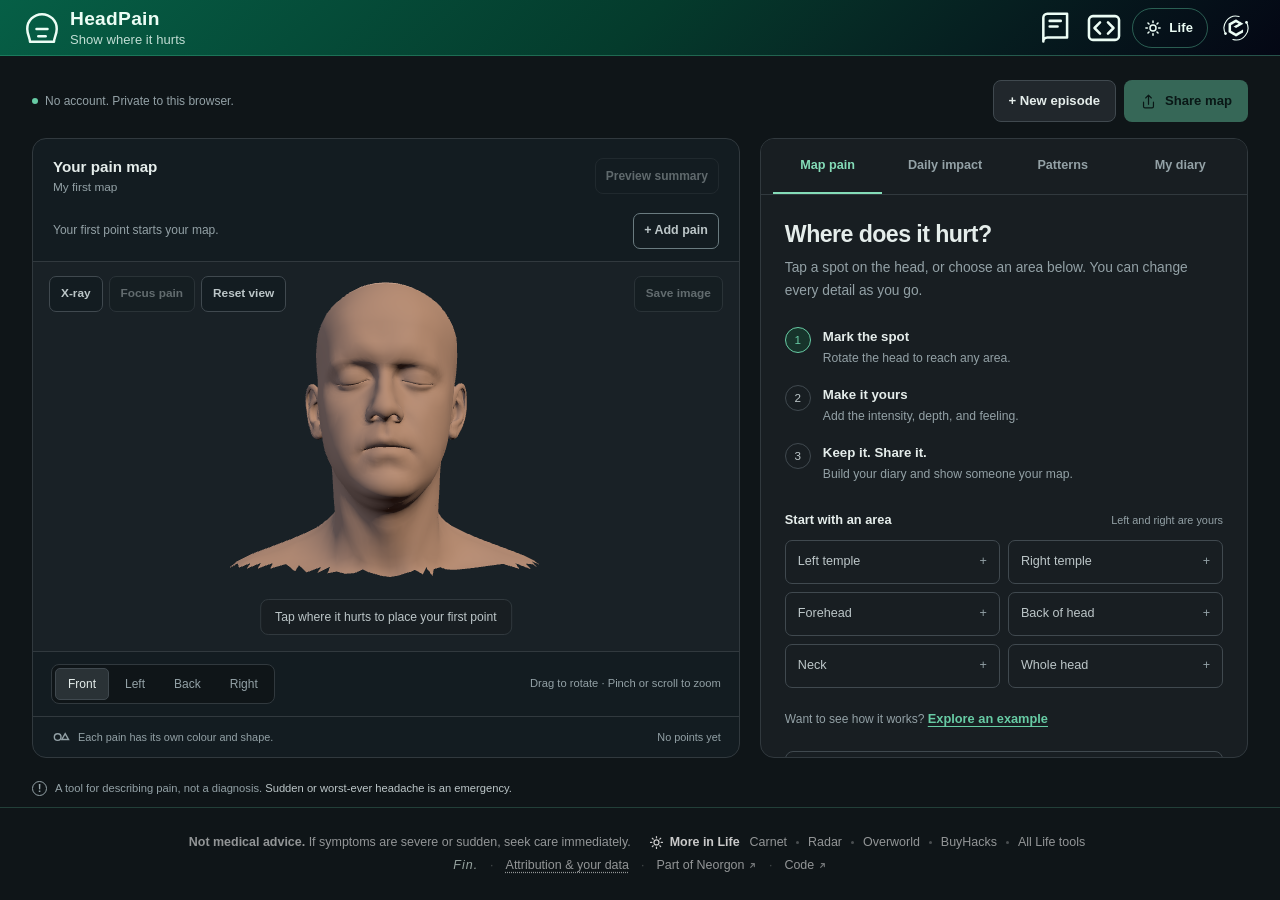
<file: index.html>
<!DOCTYPE html>
<!-- data-season="off": this is a clinical tool people use to describe pain to a
     doctor. Fleet seasons (snow, cobwebs) undercut that, so it keeps the jade
     skin year-round. Visitors can still pick their own ?theme=. -->
<html lang="en" data-season="off">
<head>
  <meta charset="UTF-8">
  <meta name="viewport" content="width=device-width, initial-scale=1.0">
  <link rel="icon" type="image/svg+xml" href="/favicon.svg">
  <link rel="icon" type="image/x-icon" href="/favicon.ico" sizes="16x16 32x32 48x48">
  <link rel="apple-touch-icon" sizes="180x180" href="/apple-touch-icon.png">
  <meta name="apple-mobile-web-app-title" content="HeadPain">
  <link rel="manifest" href="/site.webmanifest">
  <meta name="neo-mark" content="on">
  <title>HeadPain | Map head pain on a 3D head, local and private</title>
  <meta name="description" content="Pinpoint head pain on a 3D head: intensity, depth, spread, and notes per point. Compare with published headache patterns, keep a local episode diary, export JSON. Nothing leaves your browser.">
  <meta property="og:title" content="HeadPain | Map head pain on a 3D head">
  <meta property="og:description" content="Pinpoint head pain on an interactive 3D head, intensity, depth, spread, and notes. Local episode diary, pattern matching, JSON export. Nothing leaves your browser.">
  <meta property="og:type" content="website">
  <meta property="og:url" content="https://headpain.neorgon.com/">
  <meta property="og:site_name" content="Neorgon">
  <meta name="twitter:card" content="summary_large_image">
  <meta name="twitter:title" content="HeadPain | Map head pain on a 3D head">
  <meta name="twitter:description" content="Pinpoint head pain on an interactive 3D head. Local diary, pattern matching, JSON export, nothing leaves your browser.">
  <meta name="robots" content="index, follow">
  <link rel="canonical" href="https://headpain.neorgon.com/">
  <meta property="og:locale" content="en_US">
  <meta name="theme-color" content="#040714">
  <meta property="og:image" content="https://headpain.neorgon.com/og-preview.png">
  <meta property="og:image:width" content="1200">
  <meta property="og:image:height" content="630">
  <link rel="stylesheet" href="https://cdn.neorgon.org/v1.0.0/styles/base.css">
  <link rel="stylesheet" href="css/style.css">
  <!-- Neorgon Header Kit (vendored; ?header=live swaps CSS to CDN) -->
  <script>(function(){var m=location.search.match(/[?&]theme=([\w-]+)/)||document.cookie.match(/(?:^|;\s*)neo_theme=([\w-]+)/);if(m&&m[1]!=='default')document.documentElement.dataset.theme=decodeURIComponent(m[1]);})();</script>
  <link rel="stylesheet" href="css/neorgon-header.css">
  <link rel="stylesheet" href="css/neorgon-themes.css">
  <link rel="stylesheet" href="https://cdn.neorgon.org/v1.0.0/header/season.css">
  <script defer src="js/neorgon-header.js"></script>
  <meta name="neo-repo" content="energon-a-secas/headpain-site">
  <meta name="neo-category" content="life">
  <link rel="stylesheet" href="css/neorgon-footer.css">
  <link rel="stylesheet" href="css/workspace.css">
  <script defer src="js/neorgon-footer.js"></script>
  <script type="importmap">
  {
    "imports": {
      "three": "./vendor/three/three.module.min.js",
      "three/addons/": "./vendor/three/addons/"
    }
  }
  </script>
  <script type="application/ld+json">
  {
    "@context": "https://schema.org",
    "@type": "WebApplication",
    "name": "HeadPain",
    "description": "Pinpoint head pain on an interactive 3D head — intensity, depth, spread, and notes per point. Local episode diary, pattern matching, JSON export.",
    "url": "https://headpain.neorgon.com/",
    "applicationCategory": "HealthApplication",
    "operatingSystem": "Any",
    "offers": { "@type": "Offer", "price": "0", "priceCurrency": "USD" },
    "author": { "@type": "Organization", "name": "Neorgon", "url": "https://neorgon.com/" }
  }
  </script>
</head>
<body class="headpain-app">

  <a class="skip-link" href="#main">Skip to content</a>

  <header class="header-bar" data-header-mode="app" data-header-skin="jade">
    <div class="header-logo">
      <a href="./" class="header-title-link">
        <img src="energon-classic-logo.png" class="header-logo-img" alt="">
        <div class="header-title-wrap">
        <h1>HeadPain</h1>
        <div class="header-subtitle">Show where it hurts</div>
      
        </div>
      </a>
    </div>
    <div class="header-right">
      <div class="header-actions">
        <a href="headache-patterns.html" title="Headache patterns, explained" aria-label="Headache patterns, explained">
          <svg viewBox="0 0 24 24" fill="none" stroke="currentColor" stroke-width="1.6" stroke-linecap="round" stroke-linejoin="round" aria-hidden="true">
            <path d="M4 5.5A2.5 2.5 0 0 1 6.5 3H19v15H6.5A2.5 2.5 0 0 0 4 20.5z"/>
            <path d="M8 7.5h7M8 11h5"/>
          </svg>
        </a>
        <a href="embed-builder.html" title="Put a pain map in your own page" aria-label="Put a pain map in your own page">
          <svg viewBox="0 0 24 24" fill="none" stroke="currentColor" stroke-width="1.6" stroke-linecap="round" stroke-linejoin="round" aria-hidden="true">
            <path d="M9.5 8.5 6 12l3.5 3.5"/>
            <path d="M14.5 8.5 18 12l-3.5 3.5"/>
            <rect x="2.5" y="4.5" width="19" height="15" rx="2.5"/>
          </svg>
        </a>
      </div>
      <a class="header-home" href="https://neorgon.com/" title="neorgon.com" aria-label="Neorgon home">
        <svg class="nh-hub-icon" viewBox="0 0 24 24" fill="none" xmlns="http://www.w3.org/2000/svg" aria-hidden="true">
          <path d="M12 4.4 18.58 8.2 18.58 15.8 12 19.6 5.42 15.8 5.42 8.2Z" fill="currentColor" stroke="none"/>
          <g class="nh-orbit">
            <path d="M2.47 17.50 A11.0 11.0 0 0 1 14.85 1.37" fill="none" stroke="currentColor" stroke-width="1.05" stroke-linecap="round"/>
            <path d="M21.53 6.50 A11.0 11.0 0 0 1 9.15 22.63" fill="none" stroke="currentColor" stroke-width="1.05" stroke-linecap="round"/>
            <circle cx="21.71" cy="6.84" r="1.25" fill="currentColor"/>
            <circle cx="2.29" cy="17.16" r="1.25" fill="currentColor"/>
          </g>
        </svg>
      </a>
    </div>
  </header>

  <main id="main" class="app-frame">
    <div class="workspace-heading">
      <span class="storage-status" id="storage-status" role="status" aria-live="polite" aria-atomic="true"><span class="status-dot" aria-hidden="true"></span>No account. Private to this browser.</span>
      <div class="workspace-buttons">
        <button type="button" class="btn btn--secondary" id="btn-new-episode"><span aria-hidden="true">+</span> New episode</button>
        <button type="button" class="btn btn--primary" id="btn-share" disabled>
          <svg viewBox="0 0 24 24" fill="none" stroke="currentColor" stroke-width="1.7" stroke-linecap="round" stroke-linejoin="round" aria-hidden="true"><path d="M12 16V3m-4 4 4-4 4 4M5 13v6a2 2 0 0 0 2 2h10a2 2 0 0 0 2-2v-6"/></svg>
          Share map
        </button>
      </div>
    </div>

    <section id="share-panel" class="share-panel" aria-labelledby="share-title" hidden>
      <div><h2 id="share-title">Help someone understand.</h2><p>Share a readable map with a doctor or someone you trust. Anyone with the link can read the details you include.</p></div>
      <div class="share-options">
        <button type="button" class="btn btn--primary" data-share-link>Copy read-only link</button>
        <button type="button" class="btn btn--secondary" data-share-image>Download image</button>
        <button type="button" class="btn btn--ghost" data-close-share aria-label="Close sharing options">Close</button>
      </div>
    </section>

    <div class="app-layout">
      <section class="map-workspace" aria-labelledby="map-title">
        <div class="map-heading">
          <div><h2 id="map-title">Your pain map</h2><span id="map-episode-title">My first map</span></div>
          <button type="button" class="btn btn--ghost btn--sm" id="btn-explain" aria-pressed="false" title="Read-only summary for showing someone else (E)">Preview summary</button>
        </div>
        <div id="pain-bar" class="pain-bar" aria-label="Pains in this episode"></div>
      <section id="stage" class="stage" aria-label="3D head pain map">
        <div id="stage-loader" class="stage-loader" aria-live="polite">
          <div class="loader"></div>
          <span>Loading 3D view…</span>
        </div>
        <div id="stage-fallback" class="stage-fallback" hidden>
          <p>This browser can't show the 3D head.</p>
          <p>You can still map your pain by choosing a named area.</p>
          <button type="button" class="btn btn--primary" data-open-zones>Choose an area</button>
        </div>
        <div id="zone-tooltip" class="zone-tooltip" hidden></div>
        <div class="stage-toolbar" role="toolbar" aria-label="View controls">
          <button type="button" class="chip-btn" id="btn-xray" aria-pressed="false" title="See how deep your pain feels (X)">X-ray</button>
          <button type="button" class="chip-btn" id="btn-isolate" aria-pressed="false" disabled title="Add a second pain to isolate one of them">Focus pain</button>
          <button type="button" class="chip-btn" id="btn-reset-view" title="Back to front view (R)">Reset view</button>
          <button type="button" class="chip-btn" id="btn-png" title="Download a PNG of this view, legend included">Save image</button>
        </div>
        <div class="stage-hint" id="stage-hint">Tap the head to drop a pain point</div>
        <div id="stage-legend" class="stage-legend" aria-hidden="true"></div>
      </section>
        <div class="map-navigation">
          <div class="view-presets" role="group" aria-label="View the head from a different angle">
            <button type="button" data-camera="front" aria-pressed="true">Front</button>
            <button type="button" data-camera="left" aria-pressed="false" title="Your left side">Left</button>
            <button type="button" data-camera="back" aria-pressed="false">Back</button>
            <button type="button" data-camera="right" aria-pressed="false" title="Your right side">Right</button>
          </div>
          <span class="map-gesture">Drag to rotate · Pinch or scroll to zoom</span>
        </div>
        <div class="map-caption">
          <span><svg viewBox="0 0 24 24" fill="none" stroke="currentColor" stroke-width="1.7" aria-hidden="true"><circle cx="8" cy="12" r="4"/><path d="m17 8 4 7h-8z"/></svg>Each pain has its own colour and shape.</span>
          <span id="map-point-count" aria-live="polite">No points yet</span>
        </div>
      </section>

      <aside class="panel" aria-label="Pain map panels">
        <div class="tabs" role="tablist" aria-label="Panels">
          <button type="button" class="tab active" id="tab-map" role="tab" aria-selected="true" aria-controls="panel-map" tabindex="0">Map pain</button>
          <button type="button" class="tab" id="tab-impact" role="tab" aria-selected="false" aria-controls="panel-impact" tabindex="-1">Daily impact</button>
          <button type="button" class="tab" id="tab-conditions" role="tab" aria-selected="false" aria-controls="panel-conditions" tabindex="-1">Patterns</button>
          <button type="button" class="tab" id="tab-episodes" role="tab" aria-selected="false" aria-controls="panel-episodes" tabindex="-1">My diary</button>
        </div>

        <section id="panel-map" class="tabpanel active" role="tabpanel" aria-labelledby="tab-map" tabindex="0">
          <div id="editor"></div>
          <div class="panel-block" id="points-block">
            <div class="panel-block-head">
              <h2>Mapped points <span class="pill" id="points-count">0</span></h2>
              <button type="button" class="btn btn--ghost btn--sm" id="btn-clear-points">Clear all</button>
            </div>
            <div id="points"></div>
          </div>
          <details class="zone-browser" id="zone-browser">
            <summary>Choose a named area</summary>
            <div class="zone-search-wrap"><label for="zone-search">Find an area of the head or neck</label><input id="zone-search" type="search" placeholder="Try temple, forehead, neck…" autocomplete="off" aria-controls="zones"></div>
            <div id="zones"></div>
            <p id="zone-no-results" class="fine-print" role="status" hidden>No areas match. Try a broader name like “head” or “neck”.</p>
          </details>
          <div class="map-next-step" id="map-next-step" hidden>
            <span>There’s more to pain than where it hurts.</span>
            <button type="button" class="btn btn--secondary" data-go-impact>Add daily impact <span aria-hidden="true">→</span></button>
            <button type="button" class="btn btn--primary" data-preview-summary>Preview &amp; share <span aria-hidden="true">→</span></button>
          </div>
        </section>

        <!-- Impact: what the pain costs. The half of a consultation a map cannot carry. -->
        <section id="panel-impact" class="tabpanel" role="tabpanel" aria-labelledby="tab-impact" tabindex="0">
          <div id="impact"></div>
        </section>

        <!-- Patterns absorbed the old Demos tab: a demo is an example pattern,
             and two of four tabs were not the task. -->
        <section id="panel-conditions" class="tabpanel" role="tabpanel" aria-labelledby="tab-conditions" tabindex="0">
          <div id="matches"></div>
          <div id="redflags"></div>
          <div id="library"></div>
          <div id="demos"></div>
        </section>

        <section id="panel-episodes" class="tabpanel" role="tabpanel" aria-labelledby="tab-episodes" tabindex="0">
          <div id="episodes"></div>
        </section>
      </aside>

      <!-- Explain view: the same scene and the same legend model, with the
           editor removed. What a share link opens for the person you sent it to. -->
      <aside id="explain-panel" class="explain-panel" aria-label="What this map says"></aside>
    </div>

    <div class="disclaimer-strip" role="note">
      <span class="disclaimer-icon" aria-hidden="true">!</span>
      <span>A tool for describing pain, not a diagnosis. <strong>Sudden or worst-ever headache is an emergency.</strong></span>
    </div>
  </main>

  <div id="toast" class="toast" role="status" aria-live="polite" hidden></div>
  <input type="file" id="import-file" accept="application/json,.json" hidden>

  <footer class="neo-footer" data-footer-mode="minimal">
    <strong>Not medical advice.</strong> If symptoms are severe or sudden, seek care immediately.
    <template data-neo-disclaimer data-label="Attribution &amp; your data" data-title="About HeadPain">
      <p>HeadPain is a <strong>communication tool</strong>. It helps you show someone where it hurts; it does not diagnose, and it does not provide medical advice. If your symptoms are severe, sudden, or unlike anything you have had before, seek care immediately rather than mapping them here.</p>
      <p>Head model based on the Lee Perry-Smith / Infinite 3D Head Scan, used under CC-BY 3.0.</p>
      <p>Your data stays in this browser (localStorage) and is never uploaded. Export JSON to back it up or to move it to another device.</p>
    </template>
    <!-- neo-fleet:more -->
    <nav class="neo-more" aria-label="More in Life" data-category="life" data-label-en="Life" data-label-es="Día a día">
      <span class="neo-more__label" aria-hidden="true"><svg class="neo-more__icon" viewBox="0 0 24 24" width="16" height="16" fill="none" stroke="currentColor" stroke-width="2" stroke-linecap="round" stroke-linejoin="round" aria-hidden="true" focusable="false"><circle cx="12" cy="12" r="4"/><path d="M12 2.5v2M12 19.5v2M2.5 12h2M19.5 12h2M5.3 5.3l1.4 1.4M17.3 17.3l1.4 1.4M5.3 18.7l1.4-1.4M17.3 6.7l1.4-1.4"/></svg><span class="neo-more__title">More in Life</span></span>
      <ul class="neo-more__list">
        <li><a href="https://carnet.neorgon.com/">Carnet</a></li>
        <li><a href="https://radar.neorgon.com/">Radar</a></li>
        <li><a href="https://overworld.neorgon.com/">Overworld</a></li>
        <li><a href="https://buyhacks.neorgon.com/">BuyHacks</a></li>
        <li><a class="neo-more__all" href="https://neorgon.com/life/">All Life tools</a></li>
      </ul>
    </nav>
    <!-- /neo-fleet:more -->
  </footer>

  <script type="module" src="js/app.js"></script>
</body>
</html>
</file>
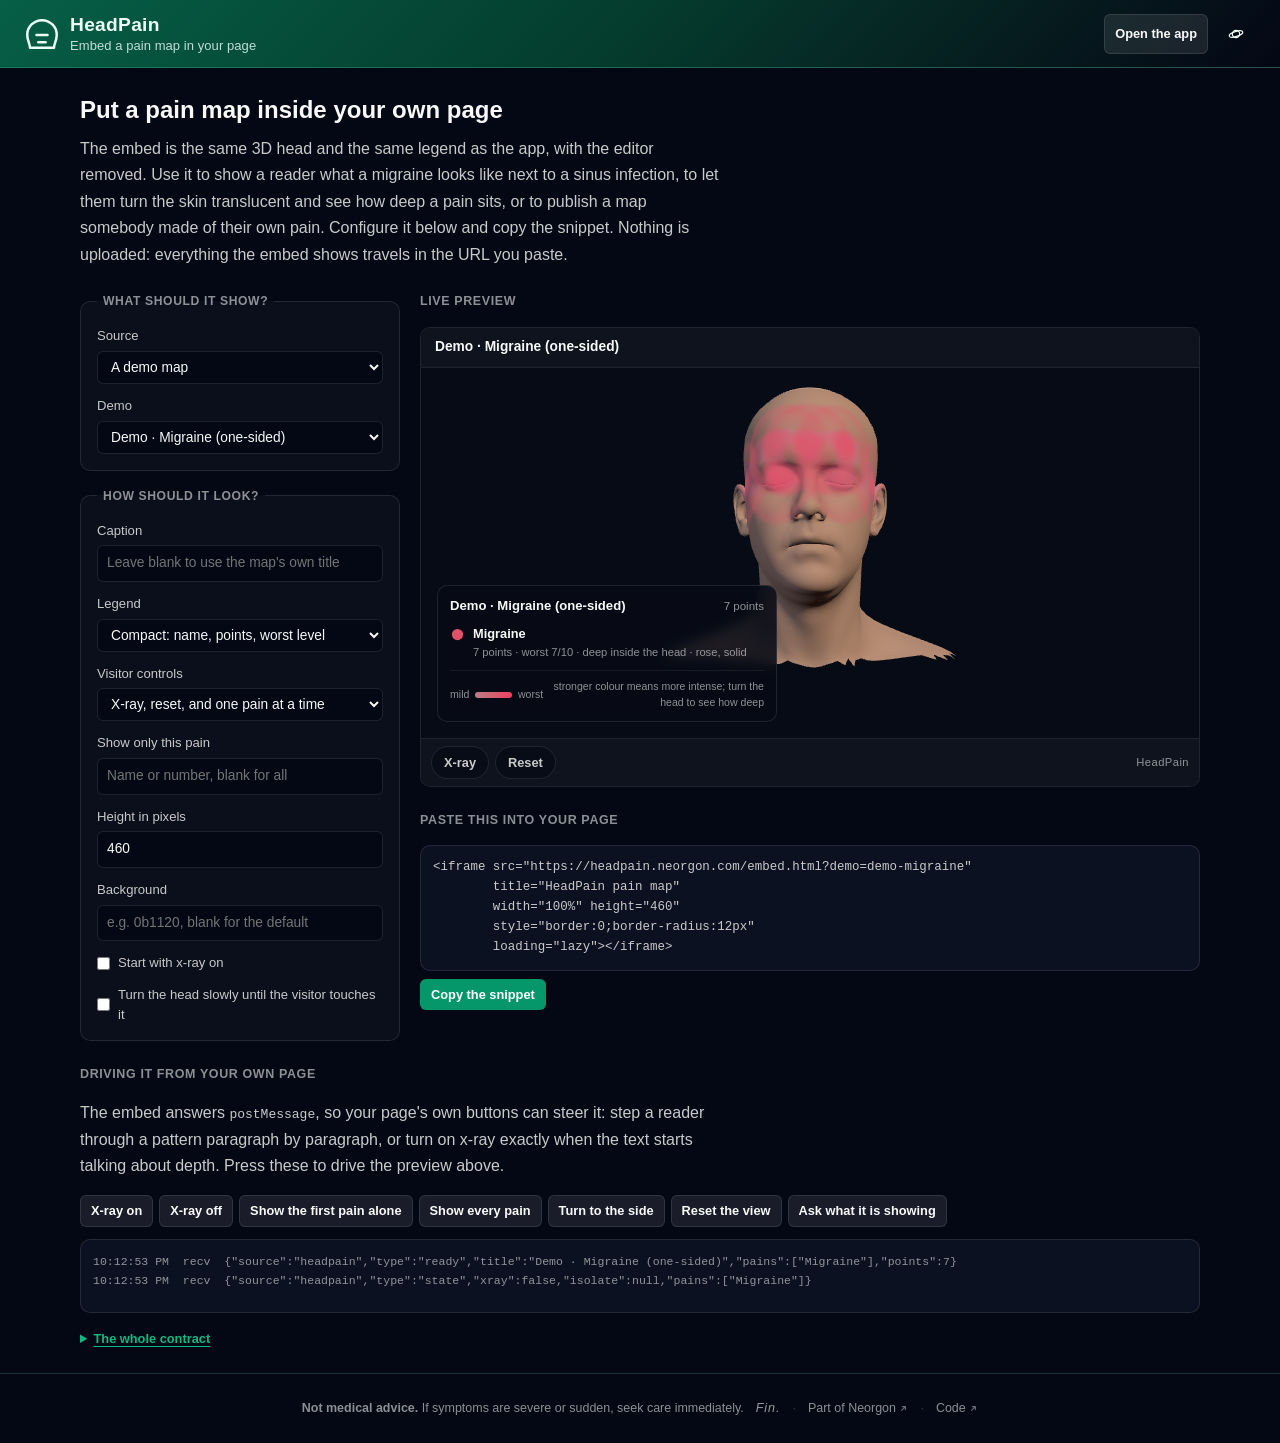
<file: embed-builder.html>
<!DOCTYPE html>
<html lang="en" data-season="off">
<head>
  <meta charset="UTF-8">
  <meta name="viewport" content="width=device-width, initial-scale=1.0">
  <link rel="icon" type="image/svg+xml" href="/favicon.svg">
  <link rel="icon" type="image/x-icon" href="/favicon.ico" sizes="16x16 32x32 48x48">
  <link rel="apple-touch-icon" sizes="180x180" href="/apple-touch-icon.png">
  <meta name="apple-mobile-web-app-title" content="HeadPain">
  <link rel="manifest" href="/site.webmanifest">
  <meta name="neo-mark" content="on">
  <title>Embed HeadPain | Put a 3D pain map in your own page</title>
  <meta name="description" content="Build an iframe that shows a head pain map on your own site: pick a demo, a published headache pattern, or paste a HeadPain link. X-ray on or off, one pain at a time, driven by URL settings or postMessage.">
  <meta property="og:title" content="Embed HeadPain in your own page">
  <meta property="og:description" content="An iframe that explains head pain on a 3D head. Configure it here, copy the snippet, paste it into your page.">
  <meta property="og:type" content="website">
  <meta property="og:url" content="https://headpain.neorgon.com/embed-builder.html">
  <meta property="og:site_name" content="Neorgon">
  <meta property="og:image" content="https://headpain.neorgon.com/og-preview.png">
  <meta name="twitter:card" content="summary_large_image">
  <meta name="robots" content="index, follow">
  <link rel="canonical" href="https://headpain.neorgon.com/embed-builder.html">
  <meta name="theme-color" content="#040714">
  <link rel="stylesheet" href="https://cdn.neorgon.org/v1.0.0/styles/base.css">
  <link rel="stylesheet" href="css/style.css">
  <script>(function(){var m=location.search.match(/[?&]theme=([\w-]+)/)||document.cookie.match(/(?:^|;\s*)neo_theme=([\w-]+)/);if(m&&m[1]!=='default')document.documentElement.dataset.theme=decodeURIComponent(m[1]);})();</script>
  <link rel="stylesheet" href="css/neorgon-header.css">
  <link rel="stylesheet" href="css/neorgon-themes.css">
  <link rel="stylesheet" href="https://cdn.neorgon.org/v1.0.0/header/season.css">
  <script defer src="js/neorgon-header.js"></script>
  <meta name="neo-repo" content="energon-a-secas/headpain-site">
  <link rel="stylesheet" href="css/neorgon-footer.css">
  <script defer src="js/neorgon-footer.js"></script>
  <link rel="stylesheet" href="css/builder.css">
</head>
<body class="builder-body">

  <a class="skip-link" href="#main">Skip to content</a>

  <header class="header-bar" data-header-mode="content" data-header-skin="jade">
    <div class="header-logo">
      <a href="./" class="header-title-link">
        <img src="energon-classic-logo.png" class="header-logo-img" alt="">
        <div class="header-title-wrap">
          <h1>HeadPain</h1>
          <div class="header-subtitle">Embed a pain map in your page</div>
        </div>
      </a>
    </div>
    <div class="header-right">
      <div class="header-actions">
        <a class="btn btn--secondary btn--sm" href="./">Open the app</a>
      </div>
      <a class="header-home" href="https://neorgon.com/" title="neorgon.com" aria-label="Neorgon home">
        <svg viewBox="0 0 24 24" fill="none" stroke="currentColor" stroke-width="1.5" stroke-linecap="round" stroke-linejoin="round" aria-hidden="true">
          <circle cx="12" cy="12" r="4.4"/>
          <ellipse cx="12" cy="12" rx="8.4" ry="3" transform="rotate(-18 12 12)"/>
        </svg>
      </a>
    </div>
  </header>

  <main id="main" class="builder">
    <section class="builder-intro">
      <h2>Put a pain map inside your own page</h2>
      <p>
        The embed is the same 3D head and the same legend as the app, with the editor removed.
        Use it to show a reader what a migraine looks like next to a sinus infection, to let them
        turn the skin translucent and see how deep a pain sits, or to publish a map somebody made
        of their own pain. Configure it below and copy the snippet. Nothing is uploaded: everything
        the embed shows travels in the URL you paste.
      </p>
    </section>

    <div class="builder-grid">
      <form id="builder-form" class="builder-form" aria-label="Embed settings">
        <fieldset>
          <legend>What should it show?</legend>
          <label class="fld">
            <span>Source</span>
            <select name="source">
              <option value="demo">A demo map</option>
              <option value="preset">A published headache pattern</option>
              <option value="map">A HeadPain link of my own</option>
            </select>
          </label>
          <label class="fld" data-source="demo"><span>Demo</span><select name="demo" id="f-demo"></select></label>
          <label class="fld" data-source="preset"><span>Pattern</span><select name="preset" id="f-preset"></select></label>
          <label class="fld" data-source="map">
            <span>Paste a link</span>
            <input type="text" name="map" placeholder="https://headpain.neorgon.com/#m=…">
          </label>
          <p class="fld-note" data-source="map" hidden>
            Copy it from the app: <strong>Episodes → Copy link to show someone</strong>.
            The map itself is inside the link, so the embed needs no account and no server.
          </p>
        </fieldset>

        <fieldset>
          <legend>How should it look?</legend>
          <label class="fld"><span>Caption</span><input type="text" name="title" placeholder="Leave blank to use the map's own title"></label>
          <label class="fld">
            <span>Legend</span>
            <select name="legend">
              <option value="compact">Compact: name, points, worst level</option>
              <option value="full">Full: adds a plain-English description</option>
              <option value="off">None</option>
            </select>
          </label>
          <label class="fld">
            <span>Visitor controls</span>
            <select name="controls">
              <option value="view">X-ray, reset, and one pain at a time</option>
              <option value="none">None: rotate and zoom only</option>
            </select>
          </label>
          <label class="fld"><span>Show only this pain</span><input type="text" name="isolate" placeholder="Name or number, blank for all"></label>
          <label class="fld"><span>Height in pixels</span><input type="number" name="height" value="460" min="240" max="900" step="20"></label>
          <label class="fld"><span>Background</span><input type="text" name="bg" placeholder="e.g. 0b1120, blank for the default"></label>
          <label class="fld fld--check"><input type="checkbox" name="xray"><span>Start with x-ray on</span></label>
          <label class="fld fld--check"><input type="checkbox" name="rotate"><span>Turn the head slowly until the visitor touches it</span></label>
        </fieldset>
      </form>

      <div class="builder-preview">
        <h3 class="builder-h3">Live preview</h3>
        <iframe id="preview-frame" class="preview-frame" title="HeadPain embed preview"></iframe>

        <h3 class="builder-h3">Paste this into your page</h3>
        <pre class="snippet"><code id="snippet"></code></pre>
        <button type="button" class="btn btn--primary btn--sm" id="copy">Copy the snippet</button>
      </div>
    </div>

    <section class="builder-api">
      <h3 class="builder-h3">Driving it from your own page</h3>
      <p>
        The embed answers <code>postMessage</code>, so your page's own buttons can steer it: step a
        reader through a pattern paragraph by paragraph, or turn on x-ray exactly when the text
        starts talking about depth. Press these to drive the preview above.
      </p>
      <div class="api-buttons" id="api-buttons">
        <button type="button" class="btn btn--secondary btn--sm" data-send='{"type":"headpain:xray","on":true}'>X-ray on</button>
        <button type="button" class="btn btn--secondary btn--sm" data-send='{"type":"headpain:xray","on":false}'>X-ray off</button>
        <button type="button" class="btn btn--secondary btn--sm" data-send='{"type":"headpain:isolate","pain":0}'>Show the first pain alone</button>
        <button type="button" class="btn btn--secondary btn--sm" data-send='{"type":"headpain:isolate","pain":null}'>Show every pain</button>
        <button type="button" class="btn btn--secondary btn--sm" data-send='{"type":"headpain:camera","camera":[2.4,1.4,4.2]}'>Turn to the side</button>
        <button type="button" class="btn btn--secondary btn--sm" data-send='{"type":"headpain:reset"}'>Reset the view</button>
        <button type="button" class="btn btn--secondary btn--sm" data-send='{"type":"headpain:state"}'>Ask what it is showing</button>
      </div>
      <pre class="event-log" id="event-log" aria-label="Message log"></pre>

      <details class="api-details">
        <summary class="link-btn">The whole contract</summary>
        <h4>URL settings</h4>
        <table class="api-table">
          <tr><th>map</th><td>A share-link payload: the part after <code>#m=</code> in a HeadPain link.</td></tr>
          <tr><th>preset</th><td>A pattern from the library, for example <code>preset=cluster-headache</code>.</td></tr>
          <tr><th>demo</th><td>A demo map, for example <code>demo=demo-combo</code>.</td></tr>
          <tr><th>xray</th><td><code>1</code> starts with the skin translucent.</td></tr>
          <tr><th>isolate</th><td>Show one pain alone, by name or by number starting at 0.</td></tr>
          <tr><th>legend</th><td><code>compact</code> (default), <code>full</code>, or <code>off</code>.</td></tr>
          <tr><th>controls</th><td><code>view</code> (default) or <code>none</code>.</td></tr>
          <tr><th>rotate</th><td><code>auto</code> turns the head until the visitor touches it. Ignored when the visitor's system asks for reduced motion.</td></tr>
          <tr><th>spin</th><td>Seconds per revolution when rotating. Default 24.</td></tr>
          <tr><th>camera</th><td><code>theta,phi,distance</code>, for example <code>camera=2.4,1.4,4.2</code>.</td></tr>
          <tr><th>title</th><td>Caption text, or <code>off</code> to hide the caption bar.</td></tr>
          <tr><th>bg</th><td>Six-digit hex background, to blend with your page.</td></tr>
        </table>
        <h4>Messages you can send</h4>
        <table class="api-table">
          <tr><th>headpain:xray</th><td><code>{ on: true }</code></td></tr>
          <tr><th>headpain:isolate</th><td><code>{ pain: "Migraine" }</code>, a number, or <code>null</code> for all</td></tr>
          <tr><th>headpain:camera</th><td><code>{ camera: [theta, phi, distance] }</code></td></tr>
          <tr><th>headpain:reset</th><td>back to the front view</td></tr>
          <tr><th>headpain:state</th><td>ask it to report what it is showing</td></tr>
        </table>
        <h4>Messages it sends back</h4>
        <p>
          Every message carries <code>source: "headpain"</code>. Types are <code>ready</code>,
          <code>state</code>, <code>pain</code> (the visitor picked one), <code>zone</code> (the
          visitor hovered an area of the head) and <code>error</code>.
        </p>
        <h4>What it will not do</h4>
        <p>
          An embed never reads the visitor's saved diary. A HeadPain widget on your page can only
          show what you put in its URL, so it cannot expose a reader's own private maps.
        </p>
      </details>
    </section>
  </main>

  <footer class="neo-footer" data-footer-mode="minimal">
    <strong>Not medical advice.</strong> If symptoms are severe or sudden, seek care immediately.
  </footer>

  <script type="module" src="js/embed-builder.js"></script>
</body>
</html>
</file>
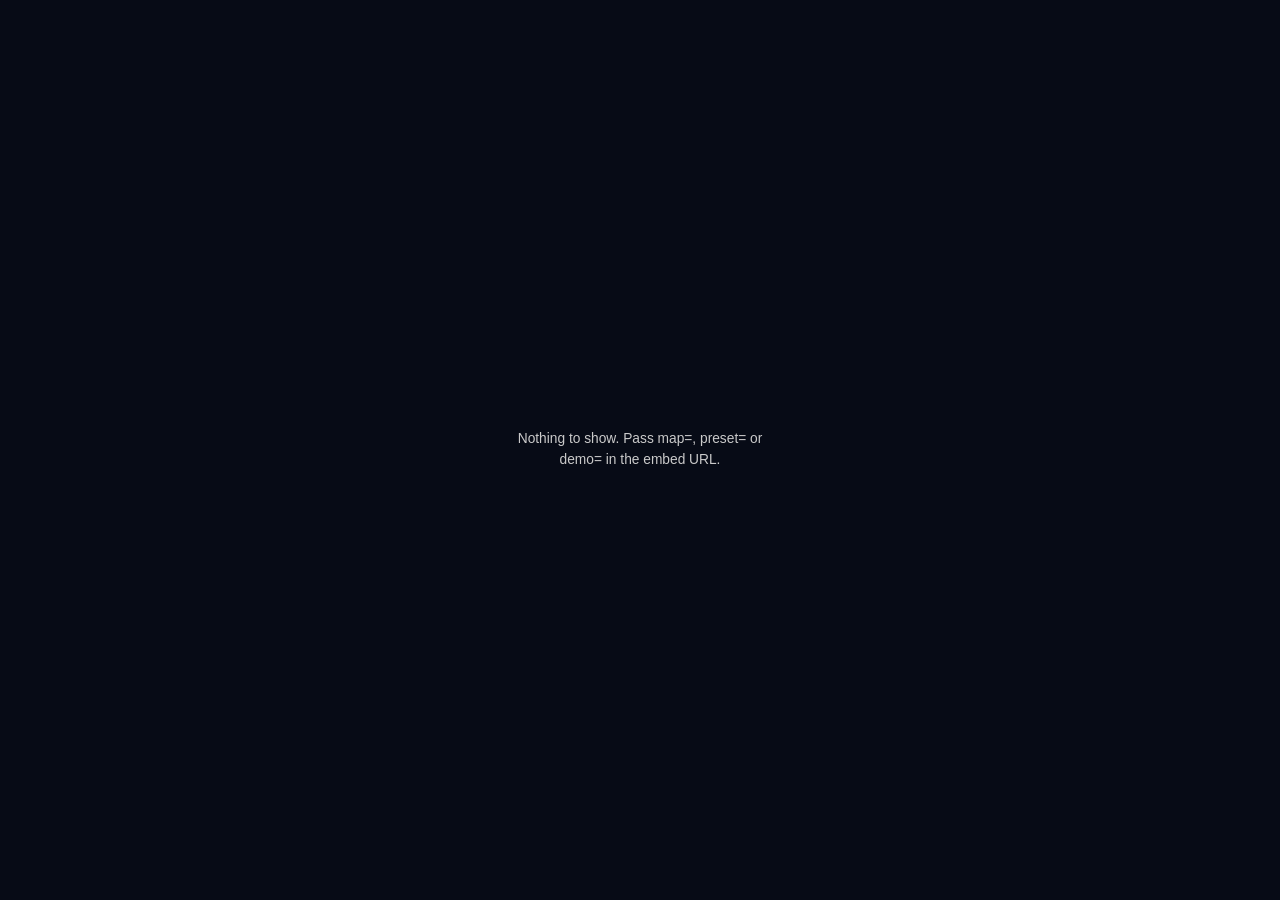
<file: embed.html>
<!DOCTYPE html>
<html lang="en">
<head>
  <meta charset="UTF-8">
  <meta name="viewport" content="width=device-width, initial-scale=1.0">
  <link rel="icon" type="image/svg+xml" href="/favicon.svg">
  <link rel="icon" type="image/x-icon" href="/favicon.ico" sizes="16x16 32x32 48x48">
  <link rel="apple-touch-icon" sizes="180x180" href="/apple-touch-icon.png">
  <meta name="apple-mobile-web-app-title" content="HeadPain">
  <link rel="manifest" href="/site.webmanifest">
  <meta name="neo-mark" content="on">
  <title>HeadPain embed</title>
  <!-- An embed is a widget inside someone else's page: it must not be indexed
       as a page of its own, and it must not carry the site header or footer. -->
  <meta name="robots" content="noindex, follow">
  <link rel="stylesheet" href="css/style.css">
  <link rel="stylesheet" href="css/embed.css">
  <script type="importmap">
  {
    "imports": {
      "three": "./vendor/three/three.module.min.js",
      "three/addons/": "./vendor/three/addons/"
    }
  }
  </script>
</head>
<body class="embed-body">
  <figure class="embed-frame">
    <figcaption id="embed-caption" class="embed-caption"></figcaption>

    <div id="embed-stage" class="embed-stage">
      <div id="embed-loader" class="stage-loader" aria-live="polite">
        <div class="loader"></div>
        <span>Loading the head…</span>
      </div>
      <div id="embed-legend" class="stage-legend"></div>
    </div>

    <div id="embed-controls" class="embed-controls">
      <button type="button" class="chip-btn" id="embed-xray" aria-pressed="false"
        title="See how deep each pain sits">X-ray</button>
      <button type="button" class="chip-btn" id="embed-reset" title="Back to the front view">Reset</button>
      <span id="embed-pains" class="embed-pains" aria-label="Show one pain alone"></span>
      <a class="embed-mark" href="https://headpain.neorgon.com/" target="_blank" rel="noopener">HeadPain</a>
    </div>
  </figure>

  <script type="module" src="js/embed.js"></script>
</body>
</html>
</file>
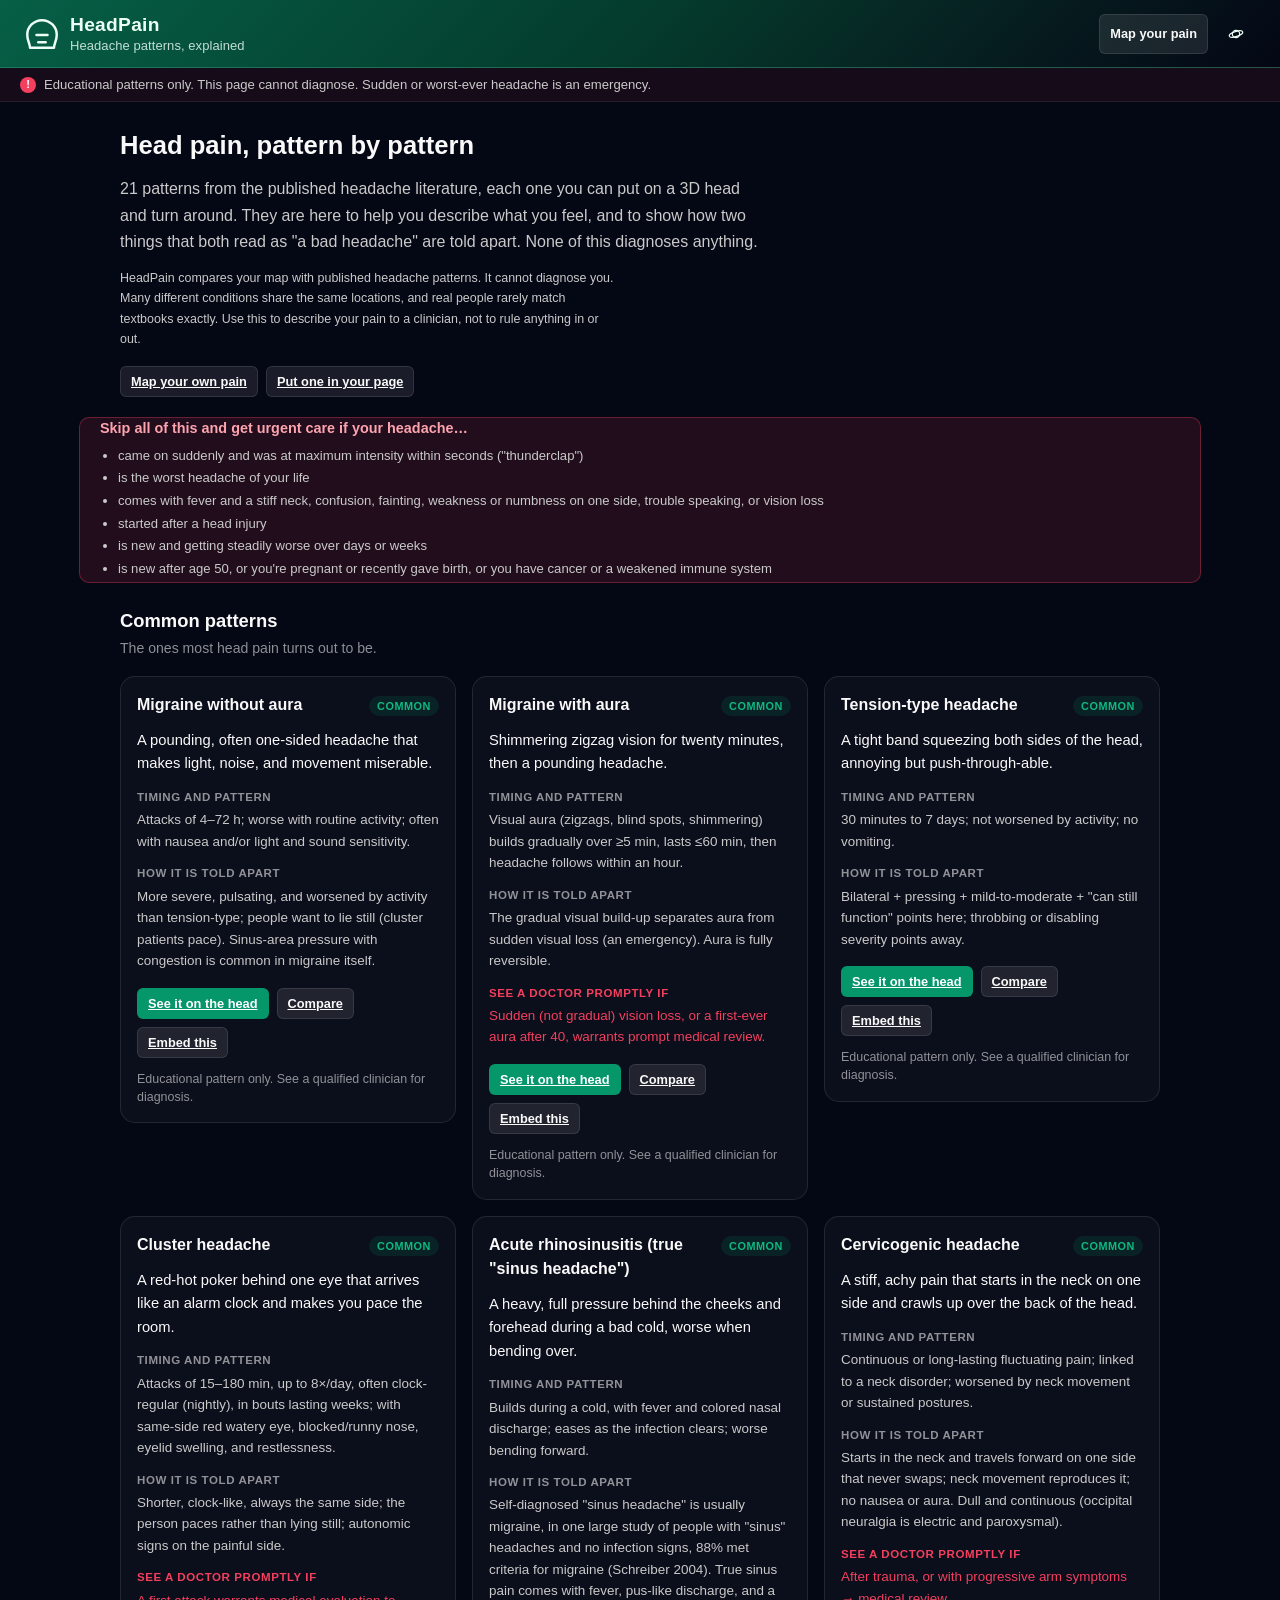
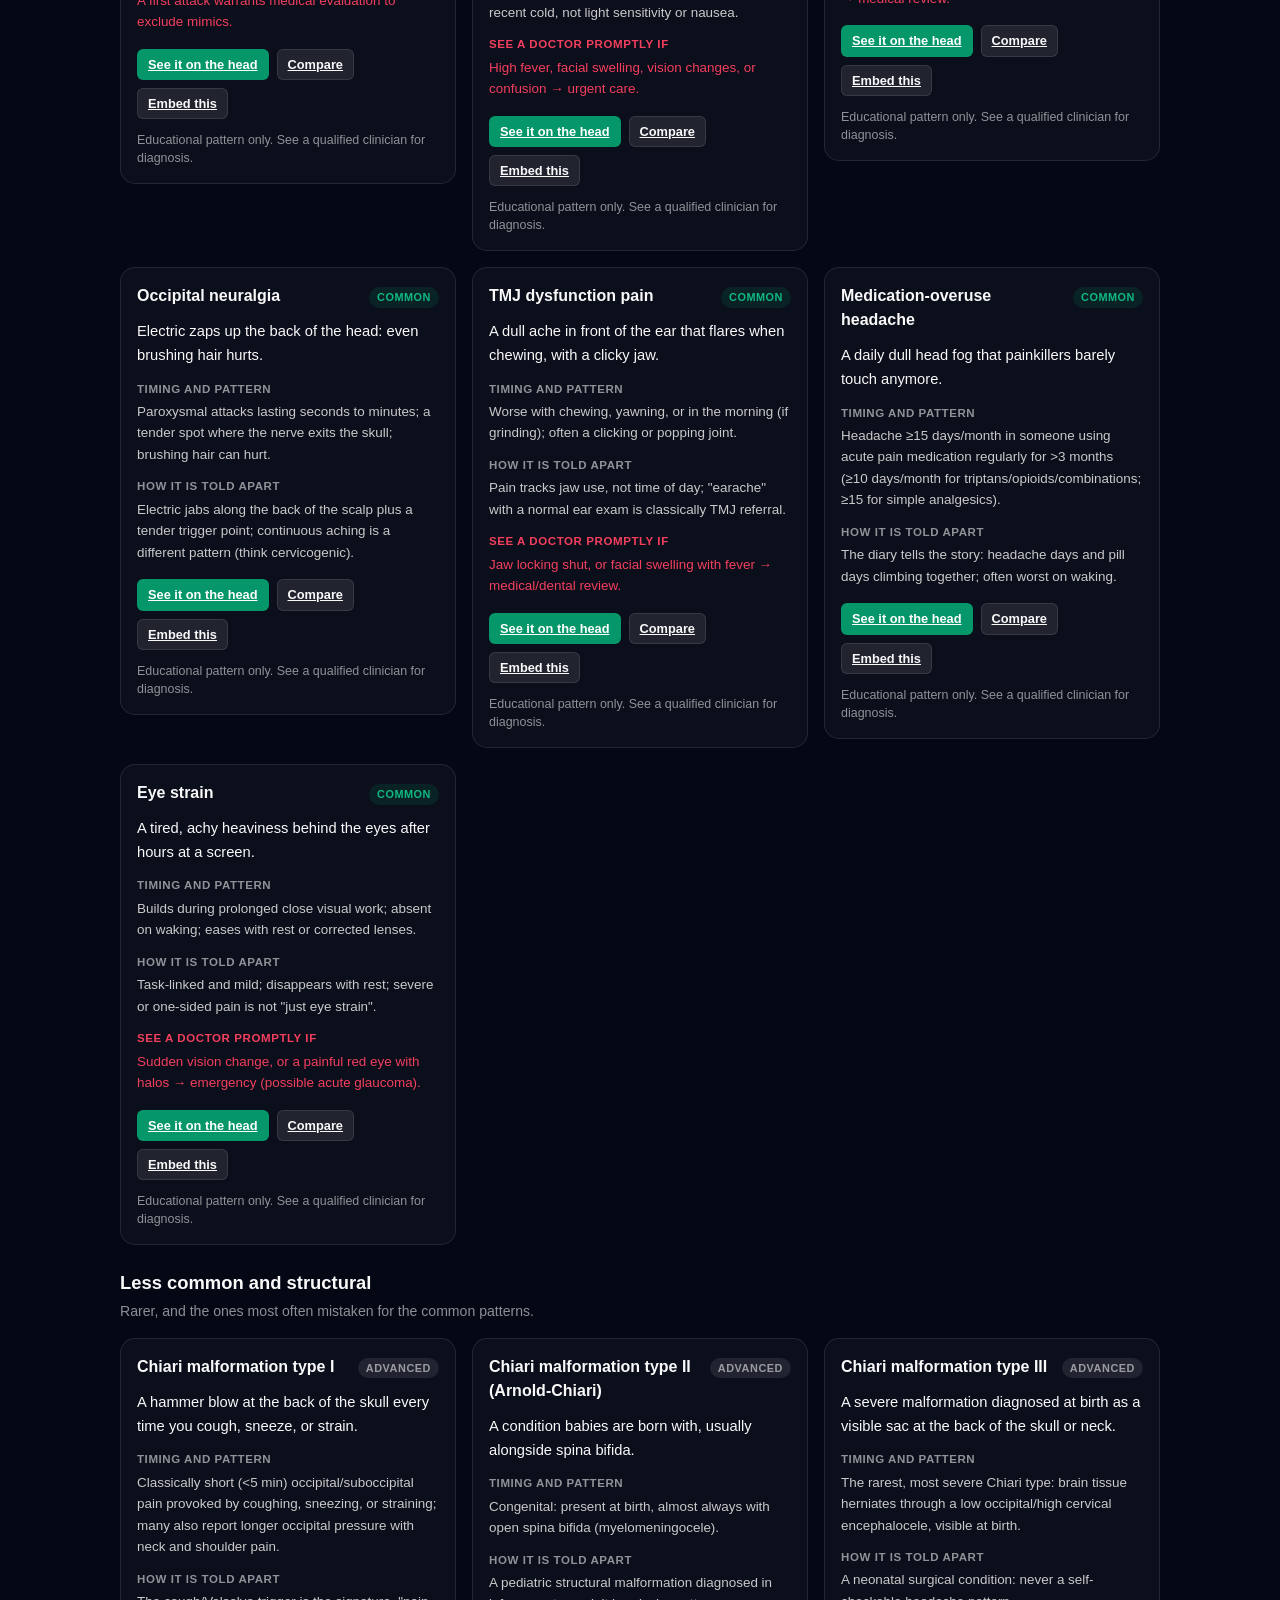
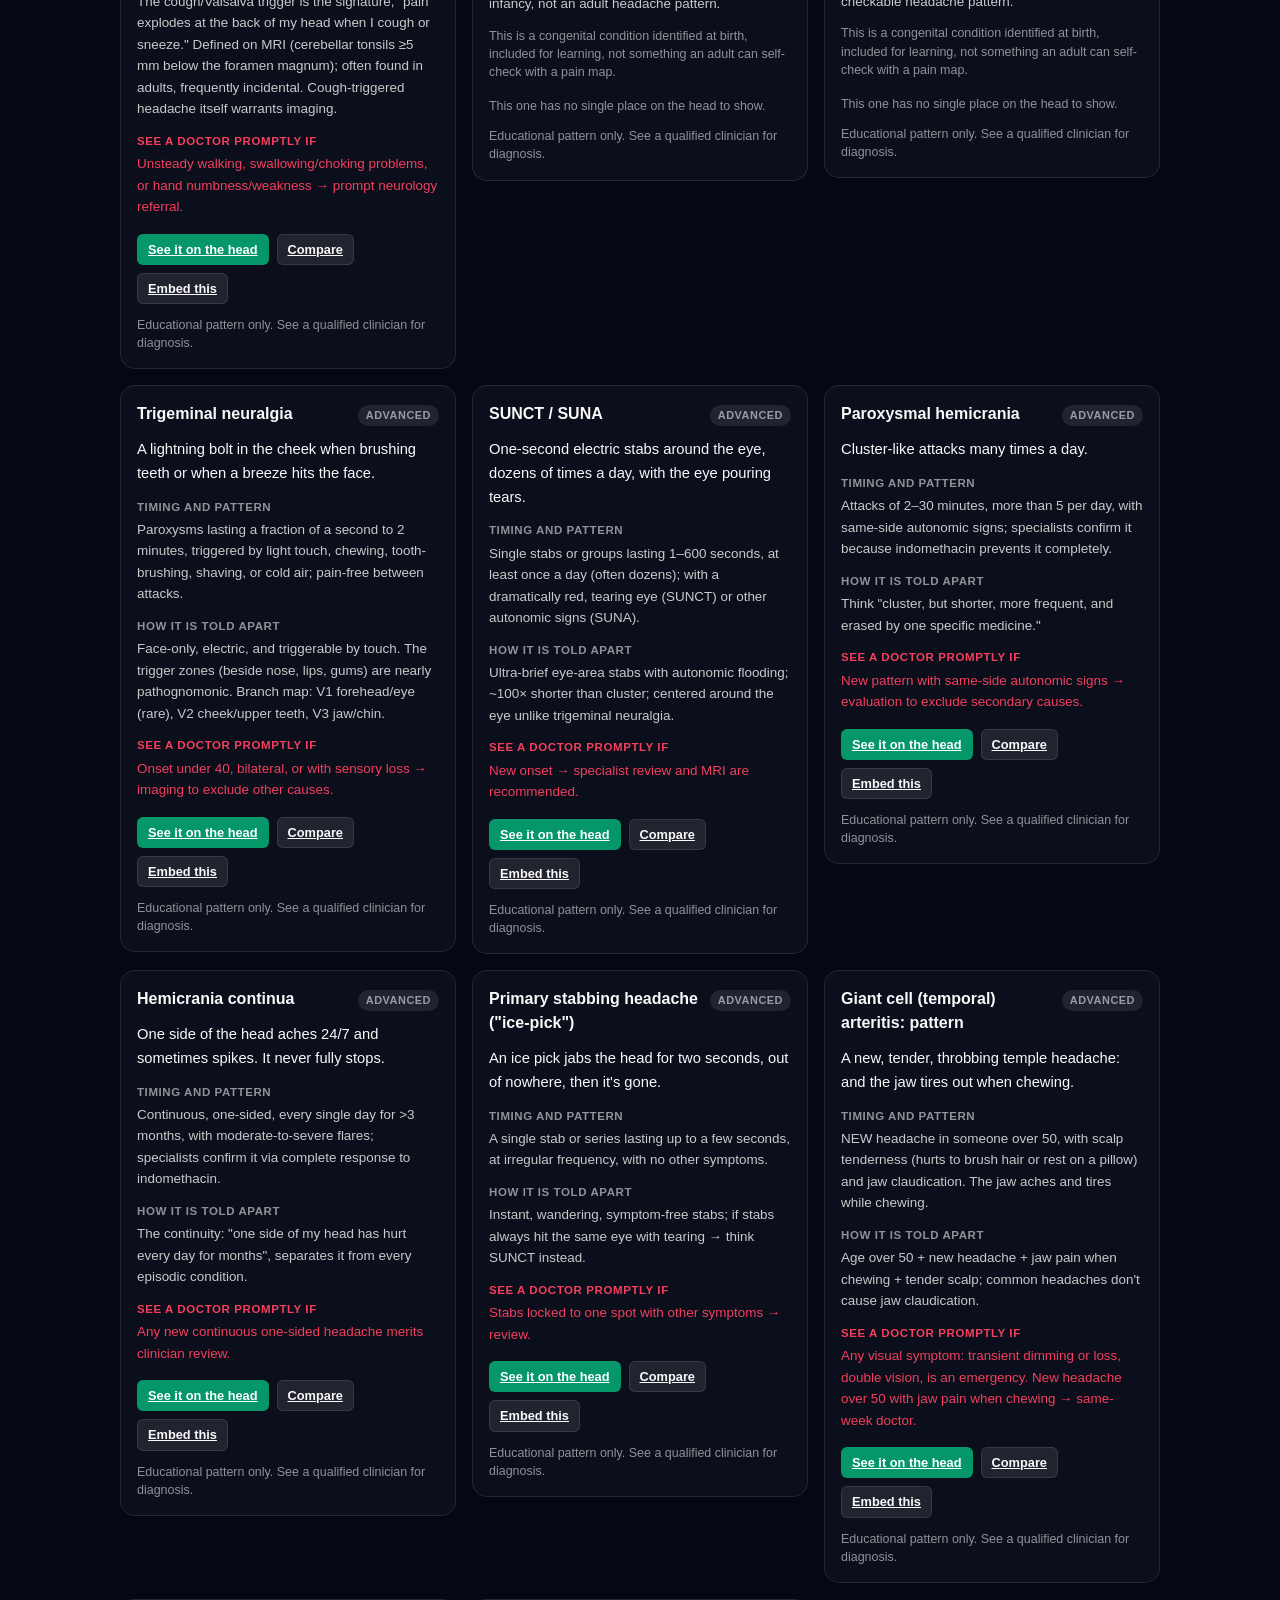
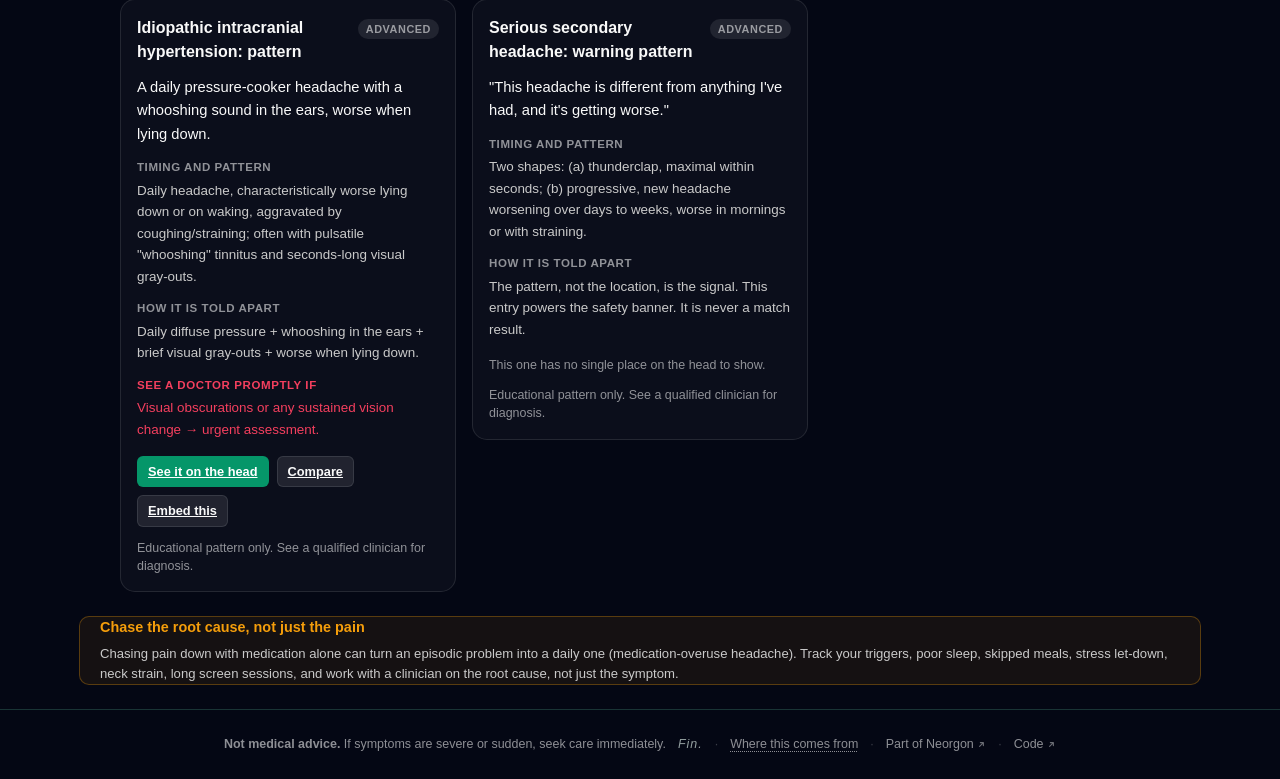
<file: headache-patterns.html>
<!DOCTYPE html>
<html lang="en" data-season="off">
<head>
  <meta charset="UTF-8">
  <meta name="viewport" content="width=device-width, initial-scale=1.0">
  <link rel="icon" type="image/svg+xml" href="/favicon.svg">
  <link rel="icon" type="image/x-icon" href="/favicon.ico" sizes="16x16 32x32 48x48">
  <link rel="apple-touch-icon" sizes="180x180" href="/apple-touch-icon.png">
  <meta name="apple-mobile-web-app-title" content="HeadPain">
  <link rel="manifest" href="/site.webmanifest">
  <meta name="neo-mark" content="on">
  <title>Headache patterns, explained on a 3D head | HeadPain</title>
  <meta name="description" content="Migraine, cluster, tension-type, cervicogenic, occipital neuralgia and more: where each one hurts, how long it lasts, and how it is told apart. See any of them on a 3D head you can turn around.">
  <meta property="og:title" content="Headache patterns, explained on a 3D head">
  <meta property="og:description" content="Where each headache pattern hurts, how long it lasts, and how it is told apart from the ones it gets mistaken for. Shown on a 3D head, not in a diagram.">
  <meta property="og:type" content="article">
  <meta property="og:url" content="https://headpain.neorgon.com/headache-patterns.html">
  <meta property="og:site_name" content="Neorgon">
  <meta property="og:image" content="https://headpain.neorgon.com/og-preview.png">
  <meta name="twitter:card" content="summary_large_image">
  <meta name="robots" content="index, follow">
  <link rel="canonical" href="https://headpain.neorgon.com/headache-patterns.html">
  <meta name="theme-color" content="#040714">
  <link rel="stylesheet" href="https://cdn.neorgon.org/v1.0.0/styles/base.css">
  <link rel="stylesheet" href="css/style.css">
  <script>(function(){var m=location.search.match(/[?&]theme=([\w-]+)/)||document.cookie.match(/(?:^|;\s*)neo_theme=([\w-]+)/);if(m&&m[1]!=='default')document.documentElement.dataset.theme=decodeURIComponent(m[1]);})();</script>
  <link rel="stylesheet" href="css/neorgon-header.css">
  <link rel="stylesheet" href="css/neorgon-themes.css">
  <link rel="stylesheet" href="https://cdn.neorgon.org/v1.0.0/header/season.css">
  <script defer src="js/neorgon-header.js"></script>
  <meta name="neo-repo" content="energon-a-secas/headpain-site">
  <link rel="stylesheet" href="css/neorgon-footer.css">
  <script defer src="js/neorgon-footer.js"></script>
  <link rel="stylesheet" href="css/library.css">
  <script type="application/ld+json">
  {
    "@context": "https://schema.org",
    "@type": "MedicalWebPage",
    "name": "Headache patterns, explained on a 3D head",
    "description": "Where each published headache pattern hurts, how long it lasts, and how it is told apart from the patterns it gets mistaken for.",
    "url": "https://headpain.neorgon.com/headache-patterns.html",
    "isPartOf": { "@type": "WebSite", "name": "HeadPain", "url": "https://headpain.neorgon.com/" },
    "publisher": { "@type": "Organization", "name": "Neorgon", "url": "https://neorgon.com/" }
  }
  </script>
</head>
<body class="library-body">

  <a class="skip-link" href="#main">Skip to content</a>

  <header class="header-bar" data-header-mode="content" data-header-skin="jade">
    <div class="header-logo">
      <a href="./" class="header-title-link">
        <img src="energon-classic-logo.png" class="header-logo-img" alt="">
        <div class="header-title-wrap">
          <h1>HeadPain</h1>
          <div class="header-subtitle">Headache patterns, explained</div>
        </div>
      </a>
    </div>
    <div class="header-right">
      <div class="header-actions">
        <a class="btn btn--secondary btn--sm" href="./">Map your pain</a>
      </div>
      <a class="header-home" href="https://neorgon.com/" title="neorgon.com" aria-label="Neorgon home">
        <svg viewBox="0 0 24 24" fill="none" stroke="currentColor" stroke-width="1.5" stroke-linecap="round" stroke-linejoin="round" aria-hidden="true">
          <circle cx="12" cy="12" r="4.4"/>
          <ellipse cx="12" cy="12" rx="8.4" ry="3" transform="rotate(-18 12 12)"/>
        </svg>
      </a>
    </div>
  </header>

  <main id="main" class="library">
    <div class="disclaimer-strip" role="note">
      <span class="disclaimer-icon" aria-hidden="true">!</span>
      <span>Educational patterns only. This page cannot diagnose. Sudden or worst-ever headache is an emergency.</span>
    </div>
    <div id="library-root">
      <noscript>
        <p style="padding:24px">
          This page builds its list from the same data the app matches against, so it needs
          JavaScript. The patterns covered are migraine with and without aura, tension-type,
          cluster headache, acute rhinosinusitis, cervicogenic headache, occipital neuralgia,
          trigeminal neuralgia, SUNCT/SUNA, paroxysmal hemicrania, temporomandibular disorder,
          giant cell arteritis, idiopathic intracranial hypertension, low-pressure headache,
          Chiari malformation, and more.
        </p>
      </noscript>
    </div>
  </main>

  <footer class="neo-footer" data-footer-mode="minimal">
    <strong>Not medical advice.</strong> If symptoms are severe or sudden, seek care immediately.
    <template data-neo-disclaimer data-label="Where this comes from" data-title="About these patterns">
      <p>These descriptions follow the patterns published in the International Classification of Headache Disorders (ICHD-3, ichd-3.org). They are written to help someone <strong>describe</strong> what they feel, not to diagnose it.</p>
      <p>Many different conditions share the same locations, and real pain rarely matches a textbook exactly. A pattern that fits what you feel is a starting point for a conversation with a clinician, never a conclusion.</p>
      <p>Head model based on the Lee Perry-Smith / Infinite 3D Head Scan, used under CC-BY 3.0.</p>
    </template>
  </footer>

  <script type="module" src="js/page-library.js"></script>
</body>
</html>
</file>
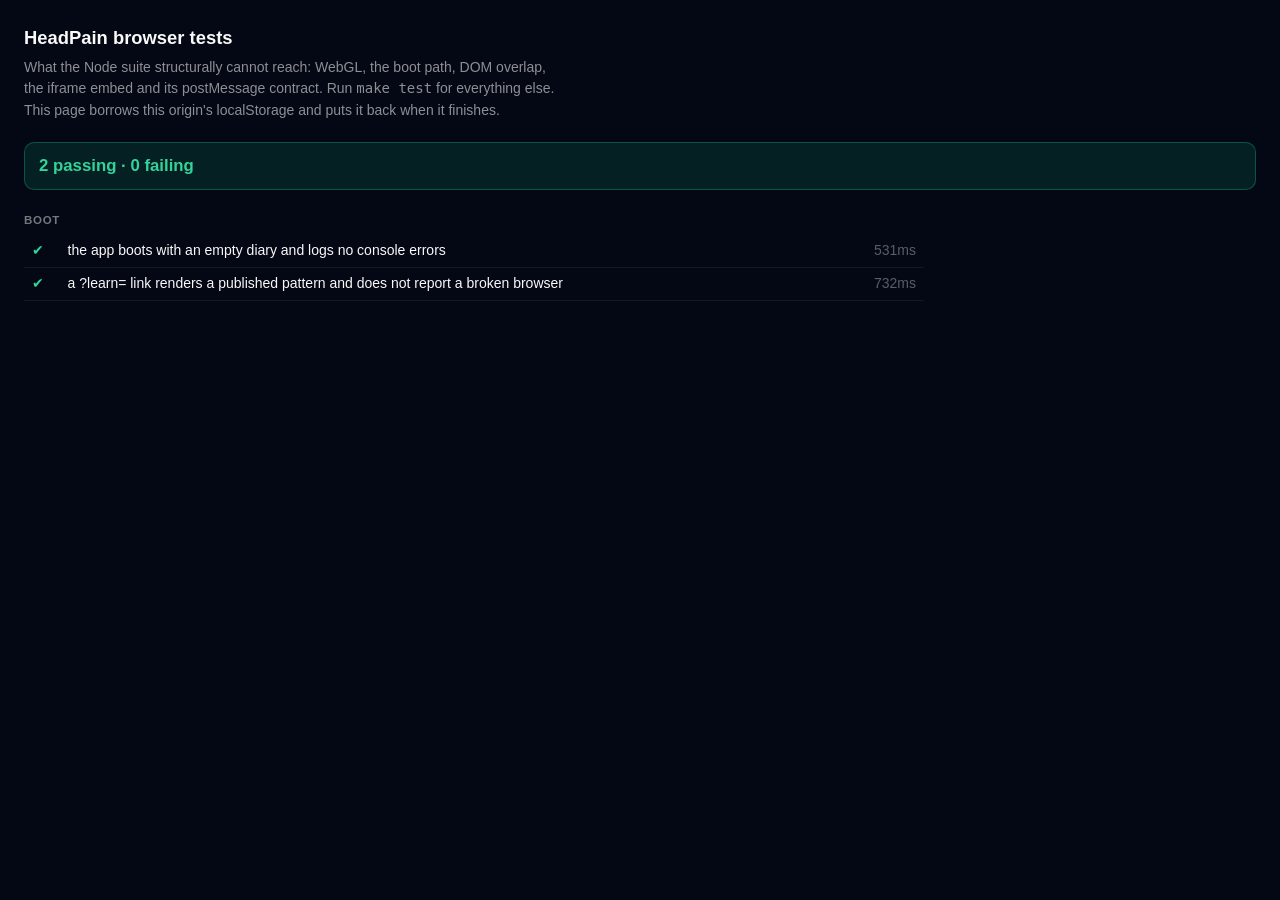
<file: tests/browser.html>
<!DOCTYPE html>
<html lang="en">
<head>
  <meta charset="UTF-8">
  <meta name="viewport" content="width=device-width, initial-scale=1.0">
  <meta name="robots" content="noindex, nofollow">
  <title>HeadPain browser tests</title>
  <style>
    :root { color-scheme: dark; }
    body {
      margin: 0; padding: 24px; background: #040714; color: #f9f9f9;
      font: 14px/1.55 'Avenir Next', -apple-system, 'Segoe UI', Roboto, sans-serif;
    }
    h1 { font-size: 1.15rem; margin: 0 0 4px; }
    p.lede { margin: 0 0 20px; color: rgba(255,255,255,.55); max-width: 70ch; }
    h2 { font-size: .72rem; text-transform: uppercase; letter-spacing: .06em;
         color: rgba(255,255,255,.45); margin: 22px 0 6px; }
    .tally { font-size: 1.05rem; font-weight: 700; padding: 10px 14px; border-radius: 10px; }
    .tally.good { background: rgba(16,185,129,.14); border: 1px solid rgba(16,185,129,.35); color: #34d399; }
    .tally.bad  { background: rgba(244,63,94,.12);  border: 1px solid rgba(244,63,94,.4);  color: #fb7185; }
    table { border-collapse: collapse; width: 100%; max-width: 900px; }
    td { padding: 5px 8px; border-bottom: 1px solid rgba(255,255,255,.07); vertical-align: top; }
    .mark { width: 1.4em; }
    tr.ok .mark { color: #34d399; }
    tr.no .mark { color: #fb7185; }
    tr.no td { background: rgba(244,63,94,.06); }
    .ms { width: 5em; text-align: right; color: rgba(255,255,255,.35);
          font-variant-numeric: tabular-nums; }
    .err { margin-top: 4px; font-family: ui-monospace, Menlo, monospace; font-size: .8rem; color: #fb7185; }
    .running { color: rgba(255,255,255,.5); }
  </style>
</head>
<body>
  <h1>HeadPain browser tests</h1>
  <p class="lede">
    What the Node suite structurally cannot reach: WebGL, the boot path, DOM overlap, the
    iframe embed and its postMessage contract. Run <code>make test</code> for everything else.
    This page borrows this origin's localStorage and puts it back when it finishes.
  </p>
  <div id="out"><span class="running">Running…</span></div>
  <script type="module" src="./browser-tests.mjs"></script>
</body>
</html>
</file>
<file: css/style.css>
/* HeadMap — calm medical green theme */

:root {
  --bg: #040714;
  --bg-stage: #070b16;
  --surface-1: rgba(255, 255, 255, 0.03);
  --surface-2: rgba(255, 255, 255, 0.06);
  --surface-3: rgba(255, 255, 255, 0.09);
  --border-subtle: rgba(255, 255, 255, 0.07);
  --border: rgba(255, 255, 255, 0.1);
  --border-strong: rgba(255, 255, 255, 0.22);
  --text-primary: #f9f9f9;
  --text-secondary: #cacaca;
  --text-muted: rgba(255, 255, 255, 0.55);
  --accent: #059669;
  --accent-bright: #10b981;
  --accent-soft: rgba(5, 150, 105, 0.15);
  --danger: #f43f5e;
  --danger-soft: rgba(244, 63, 94, 0.12);
  --warning: #f59e0b;
  --font: 'Avenir Next', -apple-system, BlinkMacSystemFont, 'Segoe UI', Roboto, Oxygen, Ubuntu, Cantarell, sans-serif;
  --radius-sm: 6px;
  --radius: 10px;
  --radius-lg: 15px;
  --space-1: 4px;
  --space-2: 8px;
  --space-3: 12px;
  --space-4: 16px;
  --space-5: 20px;
  --space-6: 24px;
  --dur: 0.2s;
  --header-h: 68px;
  --strip-h: 34px;
}

* { box-sizing: border-box; }

[hidden] { display: none !important; }

html { height: 100%; }

body {
  margin: 0;
  height: 100dvh;
  display: flex;
  flex-direction: column;
  overflow: hidden;
  background: var(--bg);
  color: var(--text-primary);
  font-family: var(--font);
  line-height: 1.5;
  -webkit-font-smoothing: antialiased;
}

.skip-link {
  position: absolute;
  top: -40px;
  left: 0;
  background: var(--accent);
  color: #fff;
  padding: 8px 12px;
  z-index: 100;
  border-radius: 0 0 var(--radius-sm) 0;
  text-decoration: none;
  font-weight: 600;
}
.skip-link:focus { top: 0; }

/* ── Frame ──────────────────────────────────────────────────────────────── */
.app-frame {
  flex: 1;
  min-height: 0;
  display: flex;
  flex-direction: column;
}
.disclaimer-strip {
  min-height: var(--strip-h);
  flex-shrink: 0;
  display: flex;
  align-items: center;
  gap: var(--space-2);
  padding: 4px var(--space-5);
  font-size: 0.82rem;
  color: var(--text-secondary);
  background: rgba(244, 63, 94, 0.07);
  border-bottom: 1px solid var(--border-subtle);
}
.disclaimer-icon {
  width: 16px;
  height: 16px;
  flex-shrink: 0;
  border-radius: 50%;
  background: var(--danger);
  color: #fff;
  font-size: 0.7rem;
  font-weight: 700;
  display: inline-flex;
  align-items: center;
  justify-content: center;
}

.app-layout {
  flex: 1;
  min-height: 0;
  display: grid;
  grid-template-columns: minmax(0, 1.35fr) minmax(380px, 1fr);
}

/* ── Stage (3D) ─────────────────────────────────────────────────────────── */
.stage {
  position: relative;
  min-width: 0;
  min-height: 0;
  background: var(--bg-stage);
  overflow: hidden;
}
.head-canvas { display: block; width: 100%; height: 100%; touch-action: none; }

.stage-loader {
  position: absolute;
  inset: 0;
  display: flex;
  flex-direction: column;
  align-items: center;
  justify-content: center;
  gap: var(--space-3);
  color: var(--text-muted);
  font-size: 0.9rem;
  pointer-events: none;
}
.loader {
  width: 34px;
  height: 34px;
  border: 3px solid var(--surface-3);
  border-top-color: var(--accent-bright);
  border-radius: 50%;
  animation: spin 0.9s linear infinite;
}
@keyframes spin { to { transform: rotate(360deg); } }

.stage-fallback {
  position: absolute;
  inset: 0;
  display: flex;
  flex-direction: column;
  align-items: center;
  justify-content: center;
  gap: var(--space-2);
  color: var(--text-secondary);
  text-align: center;
  padding: var(--space-5);
}

.stage-toolbar {
  position: absolute;
  top: var(--space-3);
  right: var(--space-3);
  display: flex;
  gap: var(--space-2);
  z-index: 6;
}
.chip-btn {
  appearance: none;
  border: 1px solid var(--border);
  background: rgba(7, 11, 22, 0.72);
  backdrop-filter: blur(8px);
  color: var(--text-secondary);
  font: inherit;
  font-size: 0.8rem;
  font-weight: 600;
  padding: 6px 12px;
  border-radius: 999px;
  cursor: pointer;
  transition: all var(--dur);
}
.chip-btn:hover { border-color: var(--border-strong); color: var(--text-primary); }
.chip-btn[aria-pressed="true"] {
  background: var(--accent-soft);
  border-color: var(--accent);
  color: var(--accent-bright);
}

.stage-hint {
  position: absolute;
  left: 50%;
  bottom: var(--space-4);
  transform: translateX(-50%);
  background: rgba(7, 11, 22, 0.72);
  backdrop-filter: blur(8px);
  border: 1px solid var(--border-subtle);
  color: var(--text-muted);
  font-size: 0.8rem;
  padding: 6px 14px;
  border-radius: 999px;
  pointer-events: none;
  white-space: nowrap;
  transition: opacity 0.4s;
}
.stage-hint.dim { opacity: 0.35; }

.zone-tooltip {
  position: absolute;
  z-index: 7;
  pointer-events: none;
  background: rgba(7, 11, 22, 0.9);
  border: 1px solid var(--accent);
  color: var(--text-primary);
  font-size: 0.8rem;
  font-weight: 600;
  padding: 4px 10px;
  border-radius: var(--radius-sm);
  white-space: nowrap;
  transform: translate(12px, -28px);
}

/* ── Panel ──────────────────────────────────────────────────────────────── */
.panel {
  display: flex;
  flex-direction: column;
  min-height: 0;
  border-left: 1px solid var(--border-subtle);
  background: var(--surface-1);
}
.tabs {
  display: flex;
  flex-shrink: 0;
  border-bottom: 1px solid var(--border-subtle);
}
.tab {
  flex: 1;
  appearance: none;
  background: none;
  border: none;
  border-bottom: 2px solid transparent;
  color: var(--text-muted);
  font: inherit;
  font-size: 0.9rem;
  font-weight: 600;
  padding: 12px 8px;
  cursor: pointer;
  transition: color var(--dur), border-color var(--dur);
}
.tab:hover { color: var(--text-primary); }
.tab.active { color: var(--accent-bright); border-bottom-color: var(--accent-bright); }

.tabpanel {
  display: none;
  flex: 1;
  min-height: 0;
  overflow-y: auto;
  padding: var(--space-4);
}
.tabpanel.active { display: block; }
.tabpanel > * + * { margin-top: var(--space-4); }

.panel-block-head {
  display: flex;
  align-items: center;
  justify-content: space-between;
  margin-bottom: var(--space-3);
}
.panel-block h2, .panel-block-head h2 {
  margin: 0;
  font-size: 0.95rem;
  font-weight: 700;
}
.pill {
  display: inline-block;
  min-width: 20px;
  text-align: center;
  background: var(--surface-3);
  color: var(--text-secondary);
  border-radius: 999px;
  font-size: 0.72rem;
  font-weight: 700;
  padding: 1px 7px;
  vertical-align: middle;
}
.fine-print {
  margin: 0;
  font-size: 0.78rem;
  color: var(--text-muted);
  line-height: 1.45;
}
.muted { color: var(--text-muted); }
.empty-note {
  border: 1px dashed var(--border);
  border-radius: var(--radius);
  padding: var(--space-4);
  color: var(--text-muted);
  font-size: 0.85rem;
  text-align: center;
}

/* ── Buttons ────────────────────────────────────────────────────────────── */
.btn {
  appearance: none;
  font: inherit;
  font-weight: 600;
  border-radius: var(--radius-sm);
  border: 1px solid transparent;
  padding: 9px 16px;
  cursor: pointer;
  transition: all var(--dur);
  text-align: center;
}
.btn--sm { padding: 5px 10px; font-size: 0.8rem; }
.btn--primary { background: var(--accent); color: #fff; }
.btn--primary:hover { background: var(--accent-bright); }
.btn--secondary { background: var(--surface-3); color: var(--text-primary); border-color: var(--border); }
.btn--secondary:hover { border-color: var(--border-strong); }
.btn--ghost { background: none; color: var(--text-muted); border-color: var(--border-subtle); }
.btn--ghost:hover { color: var(--text-primary); border-color: var(--border-strong); }
.btn--danger { background: none; color: var(--danger); border-color: rgba(244, 63, 94, 0.4); }
.btn--danger:hover { background: var(--danger-soft); }
.btn-row { display: flex; gap: var(--space-2); flex-wrap: wrap; }
.btn-row .btn { flex: 1; min-width: 120px; }

/* ── Editor ─────────────────────────────────────────────────────────────── */
.editor-card {
  background: var(--surface-2);
  border: 1px solid var(--border);
  border-radius: var(--radius-lg);
  padding: var(--space-4);
}
.editor-head {
  display: flex;
  align-items: center;
  justify-content: space-between;
  gap: var(--space-3);
  margin-bottom: var(--space-3);
}
.editor-zone {
  display: flex;
  align-items: center;
  gap: var(--space-2);
  font-weight: 700;
  font-size: 1rem;
  min-width: 0;
}
.editor-zone .dot { flex-shrink: 0; }
.dot {
  width: 12px;
  height: 12px;
  border-radius: 50%;
  display: inline-block;
  box-shadow: 0 0 6px currentColor;
}
.editor-desc { margin: -6px 0 var(--space-3); font-size: 0.8rem; color: var(--text-muted); }

.field { margin-top: var(--space-3); }
.field-label {
  display: flex;
  justify-content: space-between;
  align-items: baseline;
  font-size: 0.8rem;
  font-weight: 700;
  color: var(--text-secondary);
  margin-bottom: 6px;
}
.field-value { color: var(--text-primary); font-weight: 700; }
.field-desc { font-size: 0.76rem; color: var(--text-muted); margin-top: 4px; }

input[type="range"] {
  width: 100%;
  appearance: none;
  height: 6px;
  border-radius: 999px;
  background: linear-gradient(90deg, #ffcccc, #ff6666 30%, #cc0000 60%, #5a0000);
  outline: none;
}
input[type="range"]::-webkit-slider-thumb {
  appearance: none;
  width: 20px;
  height: 20px;
  border-radius: 50%;
  background: #fff;
  border: 3px solid var(--bg);
  box-shadow: 0 0 0 1px var(--border-strong), 0 2px 6px rgba(0, 0, 0, 0.5);
  cursor: pointer;
}
input[type="range"]::-moz-range-thumb {
  width: 16px;
  height: 16px;
  border-radius: 50%;
  background: #fff;
  border: 3px solid var(--bg);
  box-shadow: 0 0 0 1px var(--border-strong);
  cursor: pointer;
}

.guidance-card {
  margin-top: 8px;
  border: 1px solid rgba(245, 158, 11, 0.35);
  background: rgba(245, 158, 11, 0.08);
  border-radius: var(--radius-sm);
  padding: 8px 10px;
}
.guidance-card--severe {
  border-color: rgba(244, 63, 94, 0.4);
  background: var(--danger-soft);
}
.guidance-title { font-size: 0.78rem; font-weight: 700; color: var(--warning); }
.guidance-card--severe .guidance-title { color: #fda4af; }
.guidance-card ul {
  margin: 6px 0 0;
  padding-left: 16px;
  font-size: 0.76rem;
  color: var(--text-secondary);
}
.guidance-card li { margin: 3px 0; }
.guidance-root {
  margin: 8px 0 0;
  padding-top: 6px;
  border-top: 1px solid var(--border-subtle);
  font-size: 0.74rem;
  color: var(--text-muted);
}

.chip-row { display: flex; flex-wrap: wrap; gap: 6px; }
.chip {
  appearance: none;
  font: inherit;
  font-size: 0.78rem;
  font-weight: 600;
  padding: 5px 11px;
  border-radius: 999px;
  border: 1px solid var(--border);
  background: var(--surface-1);
  color: var(--text-secondary);
  cursor: pointer;
  transition: all var(--dur);
}
.chip:hover { border-color: var(--border-strong); color: var(--text-primary); }
.chip.active {
  background: var(--accent-soft);
  border-color: var(--accent);
  color: var(--accent-bright);
}

textarea.note-input {
  width: 100%;
  min-height: 64px;
  resize: vertical;
  font: inherit;
  font-size: 0.85rem;
  color: var(--text-primary);
  background: var(--surface-1);
  border: 1px solid var(--border);
  border-radius: var(--radius-sm);
  padding: 8px 10px;
}
textarea.note-input:focus { outline: none; border-color: var(--accent); }
.note-counter { font-size: 0.72rem; color: var(--text-muted); text-align: right; }

.editor-actions {
  display: flex;
  gap: var(--space-2);
  margin-top: var(--space-4);
}
.editor-actions .btn { flex: 1; }

/* ── Groups ─────────────────────────────────────────────────────────────── */
.group-row {
  display: flex;
  align-items: center;
  gap: var(--space-3);
  width: 100%;
  padding: 9px 10px;
  border: 1px solid var(--border-subtle);
  border-radius: var(--radius);
  background: var(--surface-1);
  margin-bottom: 6px;
  cursor: pointer;
  transition: border-color var(--dur), background var(--dur);
}
.group-row:hover { border-color: var(--border-strong); }
.group-row.active { border-color: var(--accent); background: var(--accent-soft); }
.group-swatch {
  appearance: none;
  width: 16px;
  height: 16px;
  flex-shrink: 0;
  border-radius: 50%;
  border: 2px solid rgba(255, 255, 255, 0.25);
  box-shadow: 0 0 6px currentColor;
  cursor: pointer;
  padding: 0;
  transition: transform var(--dur);
}
.group-swatch:hover { transform: scale(1.2); }
.group-rename {
  width: 100%;
  font: inherit;
  font-weight: 600;
  color: var(--text-primary);
  background: var(--surface-1);
  border: 1px solid var(--accent);
  border-radius: var(--radius-sm);
  padding: 2px 6px;
}
.group-rename:focus { outline: none; }
.dot--sm { width: 8px; height: 8px; box-shadow: none; }
.chip--group { display: inline-flex; align-items: center; gap: 6px; }

/* ── Points list ────────────────────────────────────────────────────────── */
.point-row {
  display: flex;
  align-items: center;
  gap: var(--space-3);
  width: 100%;
  padding: 9px 10px;
  border: 1px solid var(--border-subtle);
  border-radius: var(--radius);
  background: var(--surface-1);
  margin-bottom: 6px;
  cursor: pointer;
  text-align: left;
  color: inherit;
  font: inherit;
  transition: border-color var(--dur), background var(--dur);
}
.point-row:hover { border-color: var(--border-strong); }
.point-row.selected { border-color: var(--accent); background: var(--accent-soft); }
.point-main { flex: 1; min-width: 0; }
.point-title {
  font-weight: 600;
  font-size: 0.88rem;
  white-space: nowrap;
  overflow: hidden;
  text-overflow: ellipsis;
}
.point-meta {
  font-size: 0.74rem;
  color: var(--text-muted);
  white-space: nowrap;
  overflow: hidden;
  text-overflow: ellipsis;
}
.point-del {
  appearance: none;
  background: none;
  border: none;
  color: var(--text-muted);
  font-size: 1rem;
  line-height: 1;
  padding: 4px 6px;
  border-radius: var(--radius-sm);
  cursor: pointer;
}
.point-del:hover { color: var(--danger); background: var(--danger-soft); }

/* ── Zone browser ───────────────────────────────────────────────────────── */
.zone-browser {
  margin-top: var(--space-3);
  border: 1px solid var(--border-subtle);
  border-radius: var(--radius);
  background: var(--surface-1);
}
.zone-browser summary {
  cursor: pointer;
  padding: 10px 12px;
  font-size: 0.85rem;
  font-weight: 600;
  color: var(--text-secondary);
  list-style-position: inside;
}
.zone-browser[open] summary { border-bottom: 1px solid var(--border-subtle); }
.zone-group { padding: 8px 12px; }
.zone-group-name {
  font-size: 0.72rem;
  font-weight: 700;
  text-transform: uppercase;
  letter-spacing: 0.06em;
  color: var(--text-muted);
  margin: 6px 0;
}
.zone-grid { display: flex; flex-wrap: wrap; gap: 5px; }
.zone-btn {
  appearance: none;
  font: inherit;
  font-size: 0.75rem;
  padding: 4px 9px;
  border-radius: 999px;
  border: 1px solid var(--border-subtle);
  background: none;
  color: var(--text-secondary);
  cursor: pointer;
  transition: all var(--dur);
}
.zone-btn:hover { border-color: var(--accent); color: var(--accent-bright); }

/* ── Conditions ─────────────────────────────────────────────────────────── */
.match-card, .library-card, .redflag-card, .episode-card, .privacy-card {
  border: 1px solid var(--border-subtle);
  border-radius: var(--radius);
  background: var(--surface-1);
  padding: var(--space-3) var(--space-4);
  margin-bottom: var(--space-2);
}
.match-card { border-left: 3px solid var(--accent); }
.match-head {
  display: flex;
  align-items: baseline;
  justify-content: space-between;
  gap: var(--space-2);
}
.match-name { font-weight: 700; font-size: 0.92rem; }
.match-score { font-weight: 800; font-size: 0.9rem; color: var(--accent-bright); white-space: nowrap; }
.score-bar {
  height: 5px;
  border-radius: 999px;
  background: var(--surface-3);
  margin: 7px 0;
  overflow: hidden;
}
.score-fill {
  height: 100%;
  border-radius: 999px;
  background: linear-gradient(90deg, var(--accent), var(--accent-bright));
}
.match-why { font-size: 0.78rem; color: var(--text-secondary); margin: 0 0 6px; }

.cond-detail { margin-top: var(--space-2); font-size: 0.82rem; }
.cond-detail p { margin: 6px 0; }
.cond-detail .k { color: var(--text-muted); font-weight: 700; font-size: 0.74rem; text-transform: uppercase; letter-spacing: 0.05em; }
.cond-redflags {
  background: var(--danger-soft);
  border-radius: var(--radius-sm);
  padding: 8px 10px;
  color: #fda4af;
}
.cond-actions { margin-top: var(--space-2); }
.link-btn {
  appearance: none;
  background: none;
  border: none;
  color: var(--accent-bright);
  font: inherit;
  font-size: 0.8rem;
  font-weight: 600;
  padding: 0;
  cursor: pointer;
  text-decoration: underline;
  text-underline-offset: 3px;
}
.tier-pill {
  font-size: 0.68rem;
  font-weight: 700;
  text-transform: uppercase;
  letter-spacing: 0.05em;
  padding: 2px 8px;
  border-radius: 999px;
  background: var(--surface-3);
  color: var(--text-muted);
}
.tier-pill.common { color: var(--accent-bright); background: var(--accent-soft); }

.redflag-card { border-color: rgba(244, 63, 94, 0.35); background: var(--danger-soft); }
.redflag-card h3 { margin: 0 0 6px; font-size: 0.9rem; color: #fda4af; }
.redflag-card ul { margin: 0; padding-left: 18px; font-size: 0.82rem; color: var(--text-secondary); }
.redflag-card li { margin: 3px 0; }

.rootcause-card {
  border: 1px solid rgba(245, 158, 11, 0.3);
  background: rgba(245, 158, 11, 0.07);
  border-radius: var(--radius);
  padding: var(--space-3) var(--space-4);
  margin-bottom: var(--space-2);
}
.rootcause-card h3 { margin: 0 0 6px; font-size: 0.9rem; color: var(--warning); }
.rootcause-card p { margin: 0; font-size: 0.82rem; color: var(--text-secondary); }

.scope-note strong { color: var(--accent-bright); }

.demo-legend { display: flex; flex-wrap: wrap; gap: 6px; margin: 6px 0; }
.demo-tag {
  display: inline-flex;
  align-items: center;
  gap: 6px;
  font-size: 0.74rem;
  font-weight: 600;
  color: var(--text-secondary);
  background: var(--surface-2);
  border: 1px solid var(--border-subtle);
  border-radius: 999px;
  padding: 2px 9px;
}

.section-title { font-size: 0.95rem; font-weight: 700; margin: 0 0 var(--space-2); }

/* ── Episodes ───────────────────────────────────────────────────────────── */
.privacy-card { font-size: 0.8rem; color: var(--text-secondary); }
.episode-row {
  display: flex;
  align-items: center;
  gap: var(--space-3);
  width: 100%;
  padding: 10px 12px;
  border: 1px solid var(--border-subtle);
  border-radius: var(--radius);
  background: var(--surface-1);
  margin-bottom: 6px;
  cursor: pointer;
  text-align: left;
  color: inherit;
  font: inherit;
  transition: border-color var(--dur);
}
.episode-row:hover { border-color: var(--border-strong); }
.episode-row.active { border-color: var(--accent); background: var(--accent-soft); }
.episode-main { flex: 1; min-width: 0; }
.episode-title {
  font-weight: 600;
  font-size: 0.88rem;
  white-space: nowrap;
  overflow: hidden;
  text-overflow: ellipsis;
}
.episode-meta { font-size: 0.74rem; color: var(--text-muted); }
.episode-rename {
  width: 100%;
  font: inherit;
  font-weight: 600;
  color: var(--text-primary);
  background: var(--surface-1);
  border: 1px solid var(--border);
  border-radius: var(--radius-sm);
  padding: 7px 10px;
}
.episode-rename:focus { outline: none; border-color: var(--accent); }

/* ── Toast ──────────────────────────────────────────────────────────────── */
.toast {
  position: fixed;
  bottom: 70px;
  left: 50%;
  transform: translateX(-50%);
  background: rgba(7, 11, 22, 0.95);
  border: 1px solid var(--accent);
  color: var(--text-primary);
  font-size: 0.85rem;
  font-weight: 600;
  padding: 9px 18px;
  border-radius: 999px;
  z-index: 50;
  box-shadow: 0 6px 24px rgba(0, 0, 0, 0.5);
}

/* ── Footer ─────────────────────────────────────────────────────────────── */

/* ── Responsive ─────────────────────────────────────────────────────────── */
@media (max-width: 900px) {
  body { overflow: auto; height: auto; }
  .app-layout { display: block; }
  .stage {
    height: 44dvh;
    position: sticky;
    top: 0;
    z-index: 10;
    border-bottom: 1px solid var(--border-subtle);
  }
  .panel { border-left: none; }
  .tabs { position: sticky; top: 44dvh; background: var(--bg); z-index: 9; }
  .tabpanel { overflow: visible; }
}

@media (prefers-reduced-motion: reduce) {
  .loader { animation: none; }
  * { transition: none !important; }
}

/* ── Pain bar ───────────────────────────────────────────────────────────────
   One chip per pain, above the head. It replaced a "Groups" block buried under
   the point editor, where the pain you were adding to was the last thing the
   flow let you choose. Each chip carries the pain's colour *and* its shape, so
   the strip doubles as the map's legend while you build it. */
.pain-bar {
  flex-shrink: 0;
  position: relative;
  padding: 8px var(--space-5);
  background: var(--surface-1);
  border-bottom: 1px solid var(--border-subtle);
}
.pain-bar-inner {
  display: flex;
  align-items: center;
  gap: var(--space-2);
  min-height: 34px;
}
.pain-bar-label {
  flex-shrink: 0;
  font-size: 0.72rem;
  font-weight: 700;
  letter-spacing: 0.06em;
  text-transform: uppercase;
  color: var(--text-muted);
}
.pain-chips {
  display: flex;
  align-items: center;
  gap: 6px;
  flex: 1;
  min-width: 0;
  overflow-x: auto;
  scrollbar-width: thin;
  padding-bottom: 2px;
}
.pain-empty { font-size: 0.82rem; color: var(--text-muted); }

.pain-chip {
  display: inline-flex;
  align-items: center;
  gap: 6px;
  flex-shrink: 0;
  padding: 4px 6px 4px 4px;
  border: 1px solid var(--border);
  border-radius: 999px;
  background: var(--surface-2);
  cursor: pointer;
  transition: border-color var(--dur), background var(--dur), opacity var(--dur);
}
.pain-chip:hover { background: var(--surface-3); }
.pain-chip:focus-visible { outline: 2px solid var(--accent-bright); outline-offset: 2px; }
.pain-chip.active {
  border-color: var(--accent-bright);
  background: var(--accent-soft);
}
.pain-chip.faded { opacity: 0.45; }
.pain-name {
  font-size: 0.84rem;
  font-weight: 600;
  color: var(--text-primary);
  white-space: nowrap;
  max-width: 22ch;
  overflow: hidden;
  text-overflow: ellipsis;
}
.pain-chip.active .pain-name { cursor: text; }
.pain-count {
  font-size: 0.72rem;
  font-variant-numeric: tabular-nums;
  color: var(--text-muted);
  background: var(--surface-3);
  border-radius: 999px;
  padding: 0 6px;
  min-width: 18px;
  text-align: center;
}
.pain-style,
.pain-del {
  display: inline-flex;
  align-items: center;
  justify-content: center;
  border: 0;
  background: none;
  color: var(--text-muted);
  cursor: pointer;
  padding: 2px;
  border-radius: 50%;
  line-height: 1;
}
.pain-style { padding: 3px; }
.pain-style:hover { background: var(--surface-3); }
.pain-del { font-size: 1rem; width: 20px; height: 20px; }
.pain-del:hover { background: var(--danger-soft); color: var(--danger); }
.pain-rename {
  font: inherit;
  font-size: 0.84rem;
  font-weight: 600;
  background: var(--bg);
  color: var(--text-primary);
  border: 1px solid var(--accent-bright);
  border-radius: var(--radius-sm);
  padding: 1px 6px;
  min-width: 8ch;
}
.pain-add {
  flex-shrink: 0;
  font: inherit;
  font-size: 0.78rem;
  font-weight: 600;
  padding: 5px 10px;
  border: 1px dashed var(--border-strong);
  border-radius: 999px;
  background: none;
  color: var(--text-secondary);
  cursor: pointer;
}
.pain-add:hover { border-color: var(--accent-bright); color: var(--accent-bright); }

/* Colour and shape in one popover: two rows, no eight-click swatch cycle. */
.style-pop {
  position: absolute;
  z-index: 20;
  top: calc(100% - 4px);
  left: var(--space-5);
  padding: 10px 12px;
  border: 1px solid var(--border-strong);
  border-radius: var(--radius);
  background: #0b1120;
  box-shadow: 0 12px 32px rgba(0, 0, 0, 0.55);
}
.style-pop-title {
  font-size: 0.7rem;
  font-weight: 700;
  letter-spacing: 0.05em;
  text-transform: uppercase;
  color: var(--text-muted);
  margin-bottom: 5px;
}
.style-pop-title .muted { text-transform: none; letter-spacing: 0; font-weight: 400; }
.style-row { display: flex; gap: 4px; margin-bottom: 8px; }
.style-row:last-child { margin-bottom: 0; }
.style-swatch {
  display: inline-flex;
  align-items: center;
  justify-content: center;
  width: 30px;
  height: 30px;
  padding: 0;
  border: 1px solid transparent;
  border-radius: var(--radius-sm);
  background: var(--surface-2);
  cursor: pointer;
}
.style-swatch:hover { background: var(--surface-3); }
.style-swatch.on { border-color: var(--accent-bright); background: var(--accent-soft); }

/* Pattern swatches wherever a pain is named. */
.swatch { display: inline-flex; align-items: center; flex-shrink: 0; }
.swatch svg, .pain-style svg, .chip--group svg, .demo-tag svg { display: block; }
.editor-pain {
  font-size: 0.74rem;
  color: var(--text-muted);
  padding-left: 2px;
}
.chip--group { display: inline-flex; align-items: center; gap: 5px; }
.demo-tag { display: inline-flex; align-items: center; gap: 5px; }

.chip-btn:disabled { opacity: 0.4; cursor: not-allowed; }
.chip-btn[aria-pressed="true"] { border-color: var(--accent-bright); color: var(--accent-bright); }

@media (max-width: 760px) {
  .pain-bar { padding: 6px var(--space-3); }
  .pain-bar-label { display: none; }
  .style-pop { left: var(--space-3); right: var(--space-3); }
  .style-row { flex-wrap: wrap; }
}

/* ── Legend ─────────────────────────────────────────────────────────────────
   The key. It travels with every artifact: on the stage in explain view and in
   the embed, and burned into the exported PNG by legend.js. Before it existed,
   a map was readable only by the person who built it. */
.stage-legend {
  position: absolute;
  left: var(--space-4);
  bottom: var(--space-4);
  max-width: min(340px, calc(100% - 32px));
  pointer-events: none;
  z-index: 4;
}
.stage-legend:empty { display: none; }
.legend {
  padding: 10px 12px;
  border: 1px solid var(--border);
  border-radius: var(--radius);
  background: rgba(7, 11, 22, 0.86);
  backdrop-filter: blur(6px);
}
.legend-head {
  display: flex;
  align-items: baseline;
  gap: var(--space-2);
  margin-bottom: 8px;
}
.legend-title {
  font-size: 0.82rem;
  font-weight: 700;
  color: var(--text-primary);
  overflow: hidden;
  text-overflow: ellipsis;
  white-space: nowrap;
}
.legend-count { font-size: 0.72rem; color: var(--text-muted); margin-left: auto; flex-shrink: 0; }
.legend-list { list-style: none; margin: 0; padding: 0; display: grid; gap: 6px; }
.legend-row { display: flex; align-items: flex-start; gap: 8px; }
.legend-row.faded { opacity: 0.4; }
.legend-glyph { flex-shrink: 0; margin-top: 1px; }
.legend-text { display: grid; gap: 1px; min-width: 0; }
.legend-name { font-size: 0.8rem; font-weight: 600; color: var(--text-primary); }
.legend-meta { font-size: 0.7rem; color: var(--text-muted); }
.legend-prose { font-size: 0.74rem; color: var(--text-secondary); margin-top: 2px; }
.legend-scale {
  display: flex;
  align-items: center;
  gap: 6px;
  margin-top: 9px;
  padding-top: 8px;
  border-top: 1px solid var(--border-subtle);
  font-size: 0.66rem;
  color: var(--text-muted);
}
.legend-ramp {
  width: 54px;
  height: 6px;
  border-radius: 3px;
  background: linear-gradient(90deg, #b57e88, #f43f5e);
}
.legend-scale-note { margin-left: auto; text-align: right; }

/* ── Explain view ───────────────────────────────────────────────────────────
   Same scene, same legend model, editor removed. */
.explain-panel { display: none; }
body.explain-mode .panel { display: none; }
body.explain-mode .explain-panel {
  display: block;
  overflow-y: auto;
  border-left: 1px solid var(--border-subtle);
  background: var(--bg);
}
body.explain-mode .stage-hint,
body.explain-mode .pain-add,
body.explain-mode .pain-del,
body.explain-mode .pain-style { display: none; }
body.explain-mode .pain-bar-label::after { content: ' shown'; }

.explain-inner { padding: var(--space-5); display: grid; gap: var(--space-3); }
.explain-title { margin: 0; font-size: 1.15rem; font-weight: 700; }
.explain-sub { margin: 0; font-size: 0.82rem; color: var(--text-muted); }
.explain-note {
  margin: 0;
  padding: 10px 12px;
  border-radius: var(--radius);
  background: var(--accent-soft);
  border: 1px solid rgba(16, 185, 129, 0.25);
  font-size: 0.82rem;
  color: var(--text-secondary);
}
.explain-hint { font-size: 0.78rem; color: var(--text-muted); }
.explain-card {
  padding: 12px 14px;
  border: 1px solid var(--border);
  border-radius: var(--radius);
  background: var(--surface-1);
}
.explain-card-head { display: flex; align-items: center; gap: 8px; }
.explain-card-name { font-size: 0.95rem; font-weight: 700; }
.explain-card-peak {
  margin-left: auto;
  font-size: 0.74rem;
  color: var(--text-muted);
  white-space: nowrap;
}
.explain-card-prose { margin: 8px 0 0; font-size: 0.85rem; line-height: 1.6; color: var(--text-secondary); }
.explain-card-prose strong { color: var(--text-primary); font-weight: 600; }
.explain-fine { margin: var(--space-2) 0 0; }

@media (max-width: 760px) {
  .stage-legend { left: var(--space-2); bottom: var(--space-2); max-width: calc(100% - 16px); }
  .legend-prose { display: none; }
}

/* ── Impact ─────────────────────────────────────────────────────────────────
   The answer is shown as sentences above the questions, so the reason for
   ticking a box is on screen while it is ticked. */
.impact-summary {
  margin: var(--space-3) 0 var(--space-4);
  padding: 12px 14px;
  border: 1px solid rgba(16, 185, 129, 0.25);
  border-radius: var(--radius);
  background: var(--accent-soft);
}
.impact-summary p { margin: 0 0 6px; font-size: 0.88rem; line-height: 1.6; color: var(--text-primary); }
.impact-summary p:last-child { margin-bottom: 0; }
.impact-summary--empty { border-style: dashed; background: none; }
.impact-summary .muted { color: var(--text-muted); font-size: 0.84rem; }

.explain-card--impact { border-color: rgba(16, 185, 129, 0.3); background: var(--accent-soft); }

/* Trend: one bar per episode, height is the worst point, colour is the pain
   that peaked. A diary of filenames cannot show a month getting worse. */
.trend { display: grid; gap: 6px; }
.trend-bars {
  display: flex;
  align-items: flex-end;
  gap: 3px;
  height: 84px;
  padding: 4px 2px;
  border-bottom: 1px solid var(--border);
}
.trend-bar {
  flex: 1;
  min-width: 5px;
  border-radius: 2px 2px 0 0;
  transition: filter var(--dur);
}
.trend-bar:hover { filter: brightness(1.25); }
.trend-axis { display: flex; justify-content: space-between; font-size: 0.68rem; color: var(--text-muted); }
.trend-stats {
  display: flex;
  flex-wrap: wrap;
  gap: var(--space-3);
  margin-top: 4px;
  font-size: 0.76rem;
  color: var(--text-muted);
}
.trend-stats strong { color: var(--text-primary); font-variant-numeric: tabular-nums; }

/* A pattern opened for reading carries its own explanation. */
.explain-pattern { margin-top: 10px; }
.explain-pattern p { margin: 8px 0 0; font-size: 0.82rem; line-height: 1.6; color: var(--text-secondary); }
.explain-pattern strong { color: var(--text-primary); font-weight: 600; }

/* ── Stage toolbar on small screens ─────────────────────────────────────────
   The header kit sits at z-index 200 and the stage sticks at top:0 beneath it,
   so a toolbar pinned to the stage's own top edge ends up *under* the header
   and its buttons cannot be tapped. Drop it clear of the header band and trim
   the labels so five controls fit one row at 375px. */
.wide-only { display: inline; }

@media (max-width: 760px) {
  .stage-toolbar {
    top: calc(var(--header-h-app, 56px) + var(--space-2));
    left: var(--space-2);
    right: var(--space-2);
    justify-content: flex-end;
    flex-wrap: wrap;
    gap: 5px;
  }
  .stage-toolbar .chip-btn { font-size: 0.72rem; padding: 5px 9px; }
  .wide-only { display: none; }
}

/* The compare picker: offered in the explain view only when the map on screen
   came from the library, so it can never quietly replace someone's own map. */
.explain-compare {
  display: grid;
  gap: 6px;
  padding: 12px 14px;
  border: 1px dashed var(--border-strong);
  border-radius: var(--radius);
}
.explain-compare label {
  font-size: 0.72rem;
  font-weight: 700;
  letter-spacing: 0.05em;
  text-transform: uppercase;
  color: var(--text-muted);
}
.explain-compare select {
  font: inherit;
  font-size: 0.86rem;
  padding: 7px 9px;
  border: 1px solid var(--border);
  border-radius: var(--radius-sm);
  background: var(--bg);
  color: var(--text-primary);
  width: 100%;
}
</file>
<file: css/neorgon-header.css>
/* ══════════════════════════════════════════════════════════════
   Neorgon Header Kit: header.css
   Canonical source: packages/neorgon-ui/header/
   Vendored per site as css/neorgon-header.css; do not edit copies.
   Live CDN: https://cdn.neorgon.org/v1.0.0/header/header.css
   ══════════════════════════════════════════════════════════════ */

:root {
  /* Geometry */
  --header-h: 68px;
  --header-h-app: 56px;
  --header-control-h: 40px; /* every header control (buttons, ⋯, palette, home) shares this height */
  /* Logo height. A token, not a literal, so a site can make the mark carry more
     weight without forking the kit. Default 36px = the historical value, so
     nothing changes for a site that never sets it. The bar is 68px with no
     vertical padding, so ~52px is the practical ceiling before the mark starts
     to look wedged against the edges. */
  --header-logo-h: 36px;
  --header-logo-h-mobile: 28px;

  /* Palette: themes override these (see themes.css) */
  --header-bg-start: #B015B0;
  --header-bg-mid: #3D0080;
  --header-bg-end: #040714;
  /* Kept here for anything that references the composed gradient, but the
     authoritative copy is re-declared on .header-bar below; see the note
     there before changing either. */
  --header-bg: linear-gradient(in oklch 135deg, var(--header-bg-start) 0%, var(--header-bg-mid) 50%, var(--header-bg-end) 100%);
  --header-glass: rgba(0, 9, 18, .35);
  --header-text: #f9f9f9;
  --header-text-dim: rgba(255, 255, 255, .72);
  --header-border: rgba(255, 255, 255, .07);
  --header-border-strong: rgba(255, 255, 255, .22);
  --header-accent: #e879f9;
  --header-menu-bg: #10142a;
  --header-menu-hover: rgba(255, 255, 255, .08);

  /* Focus ring: near-white with a whisper of the brand hue so it never
     reads as a stray browser default. 5.77:1 (bright end) to 17.98:1
     (dark end) against the bar, 16.54:1 on the menu. Themes may override. */
  --header-focus: oklch(0.97 0.02 320);
  --header-focus-w: 2px;

  /* Icon sizing. Two tokens: a filled glyph reads heavier than a stroked
     one in the same box, so the solid home icon is set smaller to match
     optically. */
  --header-icon: 22px;        /* stroked glyphs (palette) */
  --header-icon-solid: 20px;  /* filled glyphs (home) */

  /* ease-out-quart: fast start, long settle, no overshoot. */
  --header-ease: cubic-bezier(.22, 1, .36, 1);
  --header-ease-in: cubic-bezier(.55, 0, 1, .45);
}

/* Colour judgements about the DEFAULT gradient specifically. Scoped to
   html:not([data-theme]) because themes.css sets these per theme at the
   same specificity as :root, so a :root override here would silently
   overwrite all five palettes. Every consumer below pairs them with a
   var() fallback to the theme's own token. */
html:not([data-theme]) {
  /* --header-border-strong (.22) measures 1.91-1.95:1 on the bar, below
     the 3:1 WCAG 1.4.11 needs for a control boundary. .42 gives 3.73-4.02:1. */
  --header-control-border: rgba(255, 255, 255, .42);

  /* --header-bg-end (#040714) is identical to the standard page
     background, so a flat hairline measures 1.14:1 on the right half.
     The bar's luminance swings 43x left-to-right, so the edge ramps too. */
  --header-edge-from: rgba(255, 255, 255, .10);
  --header-edge-to: rgba(255, 255, 255, .34);

  /* .72 measures 4.14:1 at the start of the subtitle span, below AA.
     Split from the icon colour, which only needs 3:1 as non-text. */
  --header-text-dim: rgba(255, 255, 255, .82);
  --header-icon-color: rgba(255, 255, 255, .78);
}

/* ── The sticky offset ───────────────────────────────────────────
   --neo-sticky-top is how much of the viewport's top the header covers
   right now. header.js keeps it exact (it measures the bar, and drops to 0
   while auto-hide or the Keys Kit's H toggle has the bar away); these rules
   are the value before it runs, and with JS off. Rails, scope strips and
   scroll-margin-top read it instead of hardcoding 56px or 68px:

     .rail { position: sticky; top: var(--neo-sticky-top, 0px); }
     h2[id] { scroll-margin-top: calc(var(--neo-sticky-top, 0px) + 12px); }

   The kit sets no scroll-padding of its own: many sites already offset
   their anchors with scroll-margin-top, and the two add up. */
:root { --neo-sticky-top: 0px; }
:root:has(.header-bar) { --neo-sticky-top: var(--header-h); }
:root:has(.header-bar[data-header-mode="app"]) { --neo-sticky-top: var(--header-h-app); }
:root[data-chrome="off"]:has(.header-bar) { --neo-sticky-top: 0px; }

/* ══════════════════════════════════════════════════════════════
   SKINS: site-level identity, opt-in per site
   ────────────────────────────────────────────────────────────
   A skin replaces the default magenta gradient for ONE site whose
   own palette clashes with it. Set it in the site's markup:

     <header class="header-bar" data-header-mode="content"
             data-header-skin="brass">

   This is NOT the theme system. Precedence, by design:

     visitor choice (?theme= / cookie)  >  season (CDN)  >  skin  >  kit default

   A site that should sit out every season keeps its skin with
   `<html lang="en" data-season="off">` (see season.css). That declines
   the fleet's decoration only; a visitor's ?theme= still wins.

   Named skins below are the reusable ones. For a one-off palette no
   other site would share, use `data-header-skin="custom"` and declare
   the tokens in the site's own CSS; contract at the end of this block.

   Two cascade facts make that ordering work, and both are easy to
   get wrong:

   1. A declaration ON .header-bar beats a value INHERITED from
      <html>, whatever the specificity. Visitor themes declare on
      <html>, so every skin is scoped `html:not([data-theme])`:
      the moment a visitor picks a theme, all skins stop matching.
   2. Season rules in season.css carry a matching
      `[data-header-skin]` selector one step more specific than the
      skin rules below, so an armed season still flips skinned
      sites. Do not raise the specificity here without raising it
      there too, or skinned sites will silently sit out the season.

   3. The Footer Kit's pieces (.neo-footer, and .neo-top and .neo-modal,
      which it appends to <body>) and the Beacon link sit outside
      .header-bar, so a skin declared only on the bar never reaches
      their focus rings and borders (queue #156). Every skin rule
      therefore names them too, behind `:has()` on <html>. That item is
      wrapped in `:is()` because :is() forgives a selector it cannot
      parse: a browser without :has() drops that one item, not the
      whole rule and with it the header's own skin. `:where()` inside
      :has() keeps it at (0,2,1), under an armed season's (0,3,2)
      pieces rule in season.css. The footer and beacon resolve the
      tokens on those pieces; see "Header-derived tokens" in footer.css.

   Each skin also sets --header-focus, a near-white in its own hue, so
   the header's focus rings and the Beacon's stop being the default's
   pink on a skinned site.

   Each skin re-tunes the edge ramp and control border for its own
   surface; those defaults are calibrated to the magenta gradient
   and are wrong on a black bar.
   ══════════════════════════════════════════════════════════════ */

/* ink: near-black neutral. The default choice for a site whose
   palette the magenta gradient fights. */
html:not([data-theme]) .header-bar[data-header-skin="ink"],
:is(html:not([data-theme]):has(:where(.header-bar[data-header-skin="ink"])) :is(.neo-footer, .neo-top, .neo-modal, .neo-beacon-link)) {
  --header-focus: oklch(0.97 0.01 255);
  --header-bg-start: #14161c;
  --header-bg-mid: #0b0d12;
  --header-bg-end: #050609;
  --header-glass: rgba(10, 12, 16, .55);
  --header-accent: #cbd5e1;
  --header-text: #f4f4f5;
  --header-text-dim: rgba(255, 255, 255, .78);
  --header-icon-color: rgba(255, 255, 255, .74);
  --header-border: rgba(255, 255, 255, .09);
  --header-border-strong: rgba(255, 255, 255, .24);
  --header-control-border: rgba(255, 255, 255, .44);
  --header-menu-bg: #14161c;
  --header-menu-hover: rgba(255, 255, 255, .09);
  /* A near-black bar sits close to the page in luminance at BOTH ends,
     so the edge has to be brighter than the gradient's ramp. */
  --header-edge-from: rgba(255, 255, 255, .26);
  --header-edge-to: rgba(255, 255, 255, .26);
}

/* carbon: flat true black, no gradient. The most restrained option;
   the hairline does all the separating. */
html:not([data-theme]) .header-bar[data-header-skin="carbon"],
:is(html:not([data-theme]):has(:where(.header-bar[data-header-skin="carbon"])) :is(.neo-footer, .neo-top, .neo-modal, .neo-beacon-link)) {
  --header-focus: oklch(0.97 0 0);
  --header-bg-start: #08080a;
  --header-bg-mid: #08080a;
  --header-bg-end: #08080a;
  --header-glass: rgba(0, 0, 0, .6);
  --header-accent: #e5e5e5;
  --header-text: #fafafa;
  --header-text-dim: rgba(255, 255, 255, .76);
  --header-icon-color: rgba(255, 255, 255, .72);
  --header-border: rgba(255, 255, 255, .12);
  --header-border-strong: rgba(255, 255, 255, .26);
  --header-control-border: rgba(255, 255, 255, .46);
  --header-menu-bg: #101012;
  --header-menu-hover: rgba(255, 255, 255, .1);
  --header-edge-from: rgba(255, 255, 255, .3);
  --header-edge-to: rgba(255, 255, 255, .3);
}

/* brass: warm dark, tuned to incident-runbook's #b8935f / #d8b280
   accents and its #040714 page background. */
html:not([data-theme]) .header-bar[data-header-skin="brass"],
:is(html:not([data-theme]):has(:where(.header-bar[data-header-skin="brass"])) :is(.neo-footer, .neo-top, .neo-modal, .neo-beacon-link)) {
  --header-focus: oklch(0.97 0.02 75);
  --header-bg-start: #2a2114;
  --header-bg-mid: #16120c;
  --header-bg-end: #040714;
  --header-glass: rgba(22, 18, 12, .5);
  --header-accent: #d8b280;
  --header-text: #f7f3ea;
  --header-text-dim: rgba(247, 243, 234, .8);
  --header-icon-color: rgba(216, 178, 128, .86);
  --header-border: rgba(216, 178, 128, .2);
  --header-border-strong: rgba(216, 178, 128, .38);
  --header-control-border: rgba(216, 178, 128, .55);
  --header-menu-bg: #17130d;
  --header-menu-hover: rgba(216, 178, 128, .14);
  --header-edge-from: rgba(216, 178, 128, .22);
  --header-edge-to: rgba(216, 178, 128, .34);
}

/* slate: cool blue-grey. Neutral without going fully black. */
html:not([data-theme]) .header-bar[data-header-skin="slate"],
:is(html:not([data-theme]):has(:where(.header-bar[data-header-skin="slate"])) :is(.neo-footer, .neo-top, .neo-modal, .neo-beacon-link)) {
  --header-focus: oklch(0.97 0.02 230);
  --header-bg-start: #33415a;
  --header-bg-mid: #1e293b;
  --header-bg-end: #0b1120;
  --header-glass: rgba(15, 23, 42, .5);
  --header-accent: #7dd3fc;
  --header-text: #f1f5f9;
  --header-text-dim: rgba(241, 245, 249, .8);
  --header-icon-color: rgba(226, 232, 240, .78);
  --header-border: rgba(148, 163, 184, .2);
  --header-border-strong: rgba(148, 163, 184, .36);
  --header-control-border: rgba(203, 213, 225, .5);
  --header-menu-bg: #16202f;
  --header-menu-hover: rgba(148, 163, 184, .16);
  --header-edge-from: rgba(148, 163, 184, .18);
  --header-edge-to: rgba(148, 163, 184, .34);
}

/* aurora: deep teal into cyan. For data/monitoring surfaces. */
html:not([data-theme]) .header-bar[data-header-skin="aurora"],
:is(html:not([data-theme]):has(:where(.header-bar[data-header-skin="aurora"])) :is(.neo-footer, .neo-top, .neo-modal, .neo-beacon-link)) {
  --header-focus: oklch(0.97 0.02 205);
  --header-bg-start: #0e7490;
  --header-bg-mid: #0a3d4d;
  --header-bg-end: #040714;
  --header-glass: rgba(8, 51, 68, .5);
  --header-accent: #67e8f9;
  --header-text: #ecfeff;
  --header-text-dim: rgba(236, 254, 255, .82);
  --header-icon-color: rgba(165, 243, 252, .82);
  --header-border: rgba(103, 232, 249, .2);
  --header-border-strong: rgba(103, 232, 249, .36);
  --header-control-border: rgba(165, 243, 252, .5);
  --header-menu-bg: #07222c;
  --header-menu-hover: rgba(103, 232, 249, .14);
  --header-edge-from: rgba(103, 232, 249, .2);
  --header-edge-to: rgba(103, 232, 249, .32);
}

/* ember: warm amber into rust. For alert/ops surfaces that want
   warmth without reading as the danger theme. */
html:not([data-theme]) .header-bar[data-header-skin="ember"],
:is(html:not([data-theme]):has(:where(.header-bar[data-header-skin="ember"])) :is(.neo-footer, .neo-top, .neo-modal, .neo-beacon-link)) {
  --header-focus: oklch(0.97 0.02 85);
  --header-bg-start: #9a3412;
  --header-bg-mid: #4a1608;
  --header-bg-end: #040714;
  --header-glass: rgba(74, 22, 8, .5);
  --header-accent: #fbbf24;
  --header-text: #fff7ed;
  --header-text-dim: rgba(255, 247, 237, .82);
  --header-icon-color: rgba(253, 230, 138, .84);
  --header-border: rgba(251, 191, 36, .2);
  --header-border-strong: rgba(251, 191, 36, .36);
  --header-control-border: rgba(253, 230, 138, .5);
  --header-menu-bg: #23120a;
  --header-menu-hover: rgba(251, 191, 36, .14);
  --header-edge-from: rgba(251, 191, 36, .2);
  --header-edge-to: rgba(251, 191, 36, .32);
}

/* jade: clinical emerald. Tuned to headpain-site's #059669 / #10b981
   accents on its #040714 page. For calm medical/health surfaces where
   both the magenta default and ember's warning-warmth read wrong. */
html:not([data-theme]) .header-bar[data-header-skin="jade"],
:is(html:not([data-theme]):has(:where(.header-bar[data-header-skin="jade"])) :is(.neo-footer, .neo-top, .neo-modal, .neo-beacon-link)) {
  --header-focus: oklch(0.97 0.02 165);
  --header-bg-start: #065f46;
  --header-bg-mid: #043b2c;
  --header-bg-end: #040714;
  --header-glass: rgba(4, 59, 44, .5);
  --header-accent: #6ee7b7;
  --header-text: #ecfdf5;
  --header-text-dim: rgba(236, 253, 245, .82);
  --header-icon-color: rgba(167, 243, 208, .84);
  --header-border: rgba(110, 231, 183, .2);
  --header-border-strong: rgba(110, 231, 183, .36);
  --header-control-border: rgba(167, 243, 208, .5);
  --header-menu-bg: #08251c;
  --header-menu-hover: rgba(110, 231, 183, .14);
  --header-edge-from: rgba(110, 231, 183, .2);
  --header-edge-to: rgba(110, 231, 183, .32);
}

/* The named skins compose their gradient in oklab, not oklch.
   oklch carries a hue, and a stop with almost no chroma has a hue that is
   "powerless": the browser borrows the neighbouring stop's hue instead,
   from each side. brass's near-neutral mid (#16120c) took the brown hue on
   its left and the navy hue on its right, so the bar changed colour in one
   step along the 50% line: the brown-to-navy diagonal near x=700 on
   Releve's and apps-site's headers. Measured on a 1440px bar: the largest
   one-step change in OKLab a/b was 24.4 (x1000) in oklch and 1.8 in oklab;
   every other skin measures 0.7 to 3.2 either way, and oklab lowers it for
   aurora, ember and jade too. These skins are dark, low-chroma ramps with
   no hue sweep to keep. The default gradient and the visitor themes stay
   in oklch, where the sweep is the design.
   Scope: (0,3,1), the skins' own weight. An armed season's skinned rule
   re-asserts its oklch gradient at (0,4,2), so seasons look the same on a
   skinned site as anywhere else. `custom` is left alone: the site chose
   those stops under oklch. */
html:not([data-theme]) .header-bar:is([data-header-skin="ink"], [data-header-skin="carbon"],
  [data-header-skin="brass"], [data-header-skin="slate"], [data-header-skin="aurora"],
  [data-header-skin="ember"], [data-header-skin="jade"]) {
  --header-bg: linear-gradient(in oklab 135deg, var(--header-bg-start) 0%, var(--header-bg-mid) 50%, var(--header-bg-end) 100%);
}

/* ── custom: a site-authored skin ────────────────────────────────
   For a one-off palette that no named skin fits and that no other
   site would reuse. The kit deliberately ships NO tokens for this
   value: the site supplies them, and the kit stays out of the way.

     <header class="header-bar" data-header-skin="custom">

   In the site's own css/style.css, copy this selector EXACTLY: the
   scoping and the specificity are the whole contract:

     html:not([data-theme]) .header-bar[data-header-skin="custom"],
     html:not([data-theme]) :is(.neo-footer, .neo-top, .neo-modal, .neo-beacon-link) {
       --header-focus: …;
       --header-bg-start: …;  --header-bg-mid: …;  --header-bg-end: …;
       --header-accent: …;    --header-text: …;    --header-text-dim: …;
       --header-icon-color: …; --header-border: …; --header-border-strong: …;
       --header-control-border: …; --header-menu-bg: …; --header-menu-hover: …;
       --header-edge-from: …; --header-edge-to: …;
     }

   Why that exact selector, and nothing shorter:
     · `html:not([data-theme])` makes the skin collapse the instant a
       visitor picks a theme. Drop it and the site ignores ?theme=.
     · `[data-header-skin="custom"]` puts it at (0,3,1), above the
       kit default, below an armed season's (0,4,2) skin variant. A
       bare `.header-bar { --header-bg-start: … }` is only (0,1,0)
       and the kit's own defaults would beat it.
     · The second line hands the same tokens to the Footer Kit's
       pieces and the Beacon link, which sit outside the bar. Without
       it the footer's focus rings stay the kit's magenta (queue #156).
       It is (0,2,1), below an armed season's (0,3,2) pieces rule, so
       a season still re-skins the footer. A site that only skins a
       page with no footer can leave it out.
   Set only the three gradient stops if that is all that clashes; the
   bar re-composes --header-bg from them (see .header-bar below).
   Only the three stops + accent are usually enough, but re-tune the
   edge ramp too if the bar is much darker or lighter than the default
   magenta, which those values are calibrated against. */

/* ── Bar ─────────────────────────────────────────────────────── */
.header-bar {
  position: sticky;
  top: 0;
  z-index: var(--z-sticky-header, 200);
  display: flex;
  align-items: center;
  gap: var(--space-3, 12px);
  height: var(--header-h);
  padding: 0 var(--space-6, 24px);
  /* Re-composed HERE, not only at :root. A custom property's var()
     references resolve on the element where that property is declared, so a
     --header-bg built at :root bakes in :root's start/mid/end and ignores any
     override made further down the tree. Declaring it on .header-bar means
     skins (and any site override on the bar) only need to set the three
     stops. Themes still work: they set the stops on <html>, which inherits
     down to here before this resolves. */
  --header-bg: linear-gradient(in oklch 135deg, var(--header-bg-start) 0%, var(--header-bg-mid) 50%, var(--header-bg-end) 100%);
  background: var(--header-bg);
  border-bottom: 1px solid var(--header-border);
  color: var(--header-text);
  --header-h-cur: var(--header-h);
}

/* Bottom edge as a ramp, not a flat hairline (see --header-edge-*).
   Degrades to the theme's flat --header-border where unsupported or
   where a theme defines no ramp of its own. */
html:not([data-theme]) .header-bar {
  border-image: linear-gradient(
    to right,
    var(--header-edge-from, rgba(255, 255, 255, .10)),
    var(--header-edge-to, rgba(255, 255, 255, .34))
  ) 1;
}
/* Hub is a floating glass plate, not a band welded to the page; the
   ramp would read as a seam. */
html:not([data-theme]) .header-bar[data-header-mode="hub"] {
  border-image: none;
  border-bottom-color: var(--header-border);
}

/* Mode: hub, transparent cozy glass, no gradient */
.header-bar[data-header-mode="hub"] {
  background: var(--header-glass);
  backdrop-filter: blur(12px);
  -webkit-backdrop-filter: blur(12px);
}

/* Mode: app, slim, auto-hides on scroll down (JS toggles .header-hidden) */
.header-bar[data-header-mode="app"] {
  height: var(--header-h-app);
  --header-h-cur: var(--header-h-app);
}

/* Auto-hide. `app` mode has it by definition; every other mode opts in with
   data-header-autohide="on" and keeps its own height and background. */
.header-bar[data-header-mode="app"],
.header-bar[data-header-autohide="on"] {
  transition: transform .26s var(--header-ease, ease);
}
/* Leaving accelerates away; returning decelerates in. Same budget. */
.header-bar[data-header-mode="app"].header-hidden,
.header-bar[data-header-autohide="on"].header-hidden {
  transform: translateY(-100%);
  transition-duration: .2s;
  transition-timing-function: var(--header-ease-in, ease);
}
/* Keyboard focus entering a hidden bar reveals it: focus must never sit
   on an off-screen control (WCAG 2.4.7, and 2.2's 2.4.11). header.js
   drops the class on focusin so the next scroll decision agrees with
   what is painted; this rule covers the frame in between. */
.header-bar.header-hidden:focus-within { transform: none; }

/* ── Logo block ──────────────────────────────────────────────── */
.header-logo {
  display: flex;
  align-items: center;
  gap: 10px;
  flex-shrink: 0;
  min-width: 0;
}
.header-logo-img {
  height: var(--header-logo-h, 36px);
  width: auto;
  flex-shrink: 0;
  display: block;
  transition: transform .28s var(--header-ease, ease);
}
/* The raster fallback still needs forcing white; the injected vector must not
   be filtered, because it already inherits the header's own text colour and
   inverting it would undo exactly the thing it was swapped in to fix. */
img.header-logo-img { filter: brightness(0) invert(1); }
svg.header-logo-mark { color: var(--header-text); fill: currentColor; width: auto; }
/* A site that ships its own mark gets it as a mask over currentColor, so the
   glyph follows the header's text colour exactly as the inline svg does. An
   <img> could not: it paints its own pixels and ignores the cascade. */
.header-logo-own {
  /* Width tracks height rather than restating the token: .header-logo-img
     already sets height, and it drops to --header-logo-h-mobile under 700px.
     Pinning width to the desktop value gave a 36x28 box on a phone. */
  aspect-ratio: 1;
  width: auto;
  /* Declared, not inherited. `background: currentColor` resolves against
     whatever the ancestor set, and the logo is always inside an <a>: on a site
     whose logo anchor carries no class, that ancestor is an unstyled link and
     currentColor is the UA's #0000EE. The mark then paints link-blue, silently,
     because nothing in the page is wrong enough to throw. Every fleet site
     happens to wrap the logo in .header-title-link (which the kit gives
     color: inherit), so this only surfaced when ops-console adopted the kit
     with a bare <a>. Stating the colour here makes the mask independent of the
     markup around it, which is the contract the rest of the kit already keeps. */
  color: var(--header-text);
  background: currentColor;
  /* The image itself is set inline by header.js, derived from the manifest
     link, because a fleet site is served at its domain root and a kit showcase
     is not. Only the parts that do not vary live here. */
  -webkit-mask-position: center; mask-position: center;
  -webkit-mask-size: contain;    mask-size: contain;
  -webkit-mask-repeat: no-repeat; mask-repeat: no-repeat;
}
.header-logo-img:hover,
.header-title-link:hover .header-logo-img { transform: scale(1.06) rotate(-4deg); }

/* min-height also fixes a target-size failure: at <=700px the subtitle is
   hidden and this link collapses to 22px, under the 24px WCAG 2.5.8
   minimum. The parent centres it, so it grows symmetrically, with no shift. */
.header-title-link {
  text-decoration: none;
  color: inherit;
  min-width: 0;
  display: flex;
  flex-direction: column;
  justify-content: center;
  min-height: var(--header-control-h);
}
/* Current contract: mark + name are ONE anchor to the site's own home
   (the img rides inside .header-title-link with alt=""), so the link's
   accessible name is the title text and the logo stops being a second,
   differently-behaved link. Scoped with :has() so the retired two-anchor
   markup keeps rendering unchanged wherever it still exists. */
.header-title-link:has(> .header-logo-img, > picture) {
  flex-direction: row;
  align-items: center;
  gap: 10px;
}
.header-title-wrap {
  display: flex;
  flex-direction: column;
  justify-content: center;
  min-width: 0;
}
/* The one visible cue that the name is a control: the title warms to the
   accent on hover. Kept subtle; the cursor and the logo tilt do the rest. */
.header-logo h1 { transition: color .2s var(--header-ease, ease); }
.header-title-link:hover h1 { color: var(--header-accent); }
/* rem, not em: a shared component must not rescale because a site set its
   own body font-size. 1.2rem == 19.2px == today's rendered size.

   `margin: 0` for the same reason, and it is load-bearing: the UA gives h1
   `.67em 0`, which at this size is 12.86px above and below. The kit never
   reset it, so the title block came out 67px inside app mode's fixed 56px
   bar: the title rode high and the subtitle hung out of the header into the
   page. It looked fine on most sites only because they link the CDN
   `styles/base.css`, whose `*` reset zeroed it for us; the sites that don't
   (headpain, autopilot, references-api in app mode) showed the real geometry. */
.header-logo h1 {
  margin: 0;
  font-size: 1.2rem;
  font-weight: 600;
  line-height: 1.2;
  letter-spacing: .015em;
  color: var(--header-text);
  white-space: nowrap;
}
/* All four sides declared, so a site that authors the subtitle as a <p>
   rather than a <div> does not reintroduce the same UA margin. */
.header-subtitle {
  font-size: .8125rem;
  line-height: 1.25;
  color: var(--header-text-dim);
  font-weight: 500;
  margin: 2px 0 0;
  letter-spacing: .005em;
  white-space: nowrap;
}

/* Epigraph: the animating half of a bilingual subtitle. The glyph churn is
   decoration, so it is aria-hidden and .neo-epi-sr carries the real sentence
   for assistive tech. Both live inside .header-subtitle, which keeps the
   existing nowrap and mobile-hide behaviour unchanged. */
.neo-epi { font-variant-ligatures: none; }
.neo-epi-sr {
  position: absolute;
  width: 1px; height: 1px;
  margin: -1px; padding: 0; border: 0;
  overflow: hidden;
  clip-path: inset(50%);
  white-space: nowrap;
}

/* ── Right cluster: actions + theme toggle + home ────────────── */
.header-right {
  margin-left: auto;
  display: flex;
  align-items: center;
  gap: var(--space-2, 8px);
  min-width: 0;
}

.header-actions {
  display: flex;
  align-items: center;
  gap: var(--space-2, 8px);
  position: relative; /* overflow .header-menu anchors here */
  min-width: 0;
}
.header-actions .btn,
.header-actions .nav-link {
  white-space: nowrap;
  flex-shrink: 0;
}
/* Uniform control row: direct action children match the icon buttons'
   height so Share / ⋯ / palette / home read as one correlative strip.
   (Direct-child only: items moved into the ⋯ menu keep menu styling.) */
.header-actions > .btn,
.header-actions > .nav-link,
.header-actions > button,
.header-actions > a {
  height: var(--header-control-h);
  min-height: 0; /* neutralize site-level control minimums (e.g. --control-height) */
  box-sizing: border-box;
  display: inline-flex;
  align-items: center;
}

/* Same guarantee one level down, for the kit's own grouping idiom.
   header.js already knows .header-btn-group as a unit that travels into the ⋯
   menu whole; the geometry rule above did not, so a grouped button kept its
   own height and the row went ragged: pathfinder shipped 37px Fit/Clear
   buttons flanked by 40px icon controls. Scoped to a group still sitting in
   the bar: once the ⋯ menu adopts it the selector stops matching and menu
   styling takes over, which is the same boundary the direct-child rule draws.
   Deliberately NOT `> div > *`: battlecard's .bc-menu-wrap holds dropdown
   items that are not bar controls and must not be stretched to 40px. */
.header-actions > .header-btn-group > .btn,
.header-actions > .header-btn-group > .nav-link,
.header-actions > .header-btn-group > button,
.header-actions > .header-btn-group > a {
  height: var(--header-control-h);
  min-height: 0;
  box-sizing: border-box;
  display: inline-flex;
  align-items: center;
}

/* Appearance fallback for action buttons.
   The kit enforces geometry on .header-actions children but never styled
   them, so a site that uses the canonical .btn / .nav-link classes without
   defining them renders a raw browser button inside the header
   (incident-runbook hit exactly this). Wrapped in :where() so the whole
   rule has ZERO specificity: every site's own .btn/.nav-link styling
   still wins, and this only shows through where nothing else applies. */
:where(.header-actions) > :where(.btn, .nav-link, button, a) {
  padding: 0 12px;
  border: 1px solid var(--header-border-strong);
  border-radius: 6px;
  background: transparent;
  color: var(--header-text);
  font: inherit;
  font-size: .875rem;
  font-weight: 500;
  line-height: 1;
  text-decoration: none;
  cursor: pointer;
  transition: background .2s var(--header-ease, ease),
              border-color .2s var(--header-ease, ease);
}
:where(.header-actions) > :where(.btn, .nav-link, button, a):hover {
  background: var(--header-menu-hover);
  border-color: var(--header-control-border, var(--header-border-strong));
}

/* An icon-only control has no label to pad around, and the fallback above
   assumes there is one. Its 12px side padding lands inside a border-box
   control the site already sized square, leaving 40 - 24 - 2 = 14px of
   content, and an SVG is a flex item that will shrink into it. neorgon-site's
   GitHub mark rendered 14x26 and hiring-pack's 10x24 before this rule.

   Specificity note, because it is not what the :where() wrapper suggests:
   :has() is NOT zero-specificity: it takes the specificity of its most
   specific argument, so `svg:only-child` puts this selector at (0,1,1), the
   same weight as the `.header-actions > a` geometry rule above and ABOVE a
   site's single-class `.header-link { width: 36px }`. That is deliberate and
   matches the contract: the uniform control row is kit-owned, and a site that
   truly needs different geometry sets --header-control-h rather than
   restyling the control. hiring-pack declared 36px and now renders 40px. */
:where(.header-actions) > :where(.btn, .nav-link, button, a):has(> svg:only-child) {
  padding: 0;
  width: var(--header-control-h);
  justify-content: center;
}

/* …and the fallback's border does not belong on one either. .header-home is
   an unboxed glyph, so a site that styles neither ends up with a boxed icon
   sitting next to an unboxed one in the same row (hiring-pack shipped exactly
   that pair). Geometry above is kit-owned at (0,1,1); appearance is not: the
   extra :where() flattens this to zero specificity, so pathfinder and
   cartograph, whose icon buttons are deliberately boxed to match the text
   buttons beside them, keep their border on a single class. */
:where(.header-actions > :where(.btn, .nav-link, button, a):has(> svg:only-child)),
:where(.header-actions > :where(.btn, .nav-link, button, a):has(> svg:only-child)):hover {
  border-color: transparent;
}

/* Belt and braces for the same failure: whatever padding a site declares, an
   icon inside a header control is never the thing that gives way. Carries real
   specificity on purpose: a squeezed icon is always a bug, never a choice. */
.header-actions > .btn > svg,
.header-actions > .nav-link > svg,
.header-actions > button > svg,
.header-actions > a > svg {
  flex: none;
}

/* ── Theme toggle ────────────────────────────────────────────── */
.header-theme { position: relative; display: flex; }
.header-theme-toggle {
  display: inline-flex;
  align-items: center;
  justify-content: center;
  width: var(--header-control-h);
  height: var(--header-control-h);
  padding: 0;
  border: 1px solid var(--header-control-border, var(--header-border-strong));
  border-radius: 6px;
  background: transparent;
  color: var(--header-icon-color, var(--header-text-dim));
  cursor: pointer;
  transition: color .2s, border-color .2s, background .2s;
}
.header-theme-toggle:hover,
.header-theme-toggle[aria-expanded="true"] {
  color: var(--header-text);
  border-color: var(--header-border-strong);
  background: var(--header-menu-hover);
}
.header-theme-toggle svg {
  width: var(--header-icon, 22px);
  height: var(--header-icon, 22px);
  display: block;
}
[data-theme]:not([data-theme=""]) .header-theme-toggle { color: var(--header-accent); }

/* ── Home icon ───────────────────────────────────────────────── */
.header-home {
  display: flex;
  align-items: center;
  justify-content: center;
  width: var(--header-control-h);
  height: var(--header-control-h);
  box-sizing: border-box;
  padding: 0;
  border-radius: 6px;
  /* Full strength, not --header-icon-color. The dim was meant as hierarchy and
     did not read as one: .header-source carries no colour rule at all, so it
     inherits the header's own #f9f9f9, and the home control sitting beside it
     at 78% looked like a misconfiguration rather than a decision. The other
     user of that token is the bordered theme toggle, which has a border to
     carry its own weight; this one does not. */
  color: var(--header-text);
  text-decoration: none;
  flex-shrink: 0;
  transition: color .18s var(--header-ease, ease),
              background .18s var(--header-ease, ease);
}
/* --header-accent is the pink on the default palette and the skin's own accent
   everywhere else, so the highlight stays on-brand without hardcoding magenta
   into a control that ships to seven skins. */
.header-home:hover,
.header-home:focus-visible { color: var(--header-accent); background: var(--header-menu-hover); }
.header-home svg {
  width: var(--header-icon-solid, 20px);
  height: var(--header-icon-solid, 20px);
  display: block;
}

/* ── Hub glyph: the Energon mark at the centre of a galaxy ───────
   .header-home is the one header link to neorgon.com, tooltip
   "neorgon.com". The page stamps a placeholder SVG (markup contract
   in the README) and upgradeHome() replaces it on init with the mark
   at scale(0.72) inside a <g class="nh-orbit"> of two arcs and two
   dots. Idle the whole thing is still; on hover or keyboard focus the
   orbit group turns as one rigid body while the mark stays upright,
   because a rotating letterform is unreadable.
   Stroked glyph, so it sizes with --header-icon, not the solid token. */
.header-home svg.nh-hub-icon {
  /* Deliberately larger than --header-icon: the galaxy's arms occupy the outer
     ring, so at 22px the MARK fell to 14px against 18px for the neighbouring
     control. 26px puts it back at 18px, measured, while the arms still land
     inside the 40px box. */
  width: var(--header-hub-icon, 26px);
  height: var(--header-hub-icon, 26px);
}
.header-home .nh-orbit {
  transform-origin: 12px 12px; /* viewBox centre, for the legacy planet markup */
}
.header-home:hover .nh-orbit,
.header-home:focus-visible .nh-orbit {
  animation: nh-orbit-lap 1.4s linear infinite;
}
@keyframes nh-orbit-lap { to { transform: rotate(360deg); } }

/* The galaxy turns as one rigid body on hover, so a plain rotate does it.
   This replaced an offset-path satellite on an inclined ellipse: that needed a
   front/back pair kept in sync and a semi-major axis capped so the dot did not
   clip the viewBox, and none of it is needed once the arms sit outside the
   mark instead of crossing it. */

/* ── Overflow toggle (⋯), injected by header.js ─────────────── */
.header-overflow { position: relative; display: flex; }
.header-overflow[hidden] { display: none; }
.header-overflow-toggle {
  display: inline-flex;
  align-items: center;
  justify-content: center;
  min-width: var(--header-control-h);
  height: var(--header-control-h);
  box-sizing: border-box;
  padding: 0 10px;
  border: 1px solid var(--header-control-border, var(--header-border-strong));
  border-radius: 6px;
  background: transparent;
  color: var(--header-text);
  font-size: 1rem;
  font-weight: 700;
  letter-spacing: 1px;
  cursor: pointer;
  transition: background .2s;
}
.header-overflow-toggle:hover,
.header-overflow-toggle[aria-expanded="true"] { background: var(--header-menu-hover); }

/* Shared press feedback: these three controls are kit-owned, so the kit
   owns their states (sites style their own .btn). */
.header-overflow-toggle:active,
.header-theme-toggle:active,
.header-home:active {
  background: var(--header-menu-hover);
  transform: translateY(.5px);
}

/* ── Dropdown menu (overflow + theme + Export▾ groups) ─────────
   Rules: parent gets position:relative; one open at a time; Esc /
   outside click closes; arrow keys navigate (all handled by header.js) */
.header-menu {
  position: absolute;
  /* Anchored to the BAR's bottom edge, not the button's. A 40px control
     centred in a 68px bar put the old panel 10.5px inside the bar. */
  top: calc(100% + (var(--header-h-cur, 68px) - var(--header-control-h)) / 2 + 8px);
  right: 0;
  min-width: 180px;
  max-height: min(60vh, 320px);
  overflow-y: auto;
  margin: 0;
  padding: 6px;
  list-style: none;
  background: var(--header-menu-bg);
  border: 1px solid var(--header-border-strong);
  border-radius: 12px;
  /* Contact / mid / ambient + inner top highlight, so the panel lands
     instead of floating. */
  box-shadow:
    0 1px 2px rgba(0, 0, 0, .45),
    0 8px 16px -6px rgba(0, 0, 0, .5),
    0 24px 48px -16px rgba(0, 0, 0, .65),
    inset 0 1px 0 rgba(255, 255, 255, .06);
  transform-origin: top right;
  display: none;
  z-index: 1;
}
.header-menu.open {
  display: block;
  animation: neo-menu-in .14s var(--header-ease, ease) both;
}
@keyframes neo-menu-in {
  from { opacity: 0; transform: translateY(-6px) scale(.98); }
  to   { opacity: 1; transform: none; }
}

.header-menu .btn,
.header-menu .nav-link,
.header-menu button,
.header-menu a {
  display: flex;
  align-items: center;
  /* text-align does nothing to a flex item; without this the site's own
     .btn { justify-content: center } wins and every row centres itself. */
  justify-content: flex-start;
  gap: 10px;
  width: 100%;
  min-height: 44px;
  padding: 0 12px;
  border: none;
  border-radius: 8px;
  background: none;
  color: var(--header-text);
  font: inherit;
  font-size: .875rem;
  font-weight: 500;
  text-align: left;
  text-decoration: none;
  white-space: nowrap;
  cursor: pointer;
}
.header-menu .btn:hover,
.header-menu .nav-link:hover,
.header-menu button:hover,
.header-menu a:hover {
  background: var(--header-menu-hover);
}

/* ── Focus visibility ─────────────────────────────────────────
   Every focusable header control gets a real ring. outline costs no
   layout and creates no stacking context, so app-mode transform is
   unaffected. Longhand lists (no :is()) for universal support. */
.header-logo a:focus-visible,
.header-title-link:focus-visible,
.header-actions > a:focus-visible,
.header-actions > button:focus-visible,
.header-actions > .btn:focus-visible,
.header-actions > .nav-link:focus-visible,
.header-overflow-toggle:focus-visible,
.header-theme-toggle:focus-visible,
.header-home:focus-visible {
  outline: var(--header-focus-w) solid var(--header-focus);
  outline-offset: 2px;
}
/* Drawn inside the item so it never collides with the menu's padding or
   scroll edge. Covers menuitemradio/checkbox, which the old rule missed. */
.header-menu .btn:focus-visible,
.header-menu .nav-link:focus-visible,
.header-menu button:focus-visible,
.header-menu a:focus-visible,
.header-menu [role="menuitem"]:focus-visible,
.header-menu [role="menuitemradio"]:focus-visible,
.header-menu [role="menuitemcheckbox"]:focus-visible {
  outline: var(--header-focus-w) solid var(--header-focus);
  outline-offset: -2px;
  background: var(--header-menu-hover);
}
.header-menu .badge,
.header-menu [data-badge] { margin-left: auto; }

/* Grouped controls (.header-btn-group divs / navs) moved into the ⋯ menu
   render as stacked rows; group chrome (borders, padding, flex) is stripped. */
.header-menu > div,
.header-menu > nav {
  display: block;
  border: none;
  margin: 0;
  padding: 0;
}
.header-menu > div + div,
.header-menu > nav + nav {
  border-top: 1px solid var(--header-border);
  margin-top: 4px;
  padding-top: 4px;
}
.header-menu > div button,
.header-menu > div a,
.header-menu > nav button,
.header-menu > nav a {
  width: 100%;
  margin: 0;
}

/* Theme menu specifics */
.header-theme-menu .theme-swatch {
  width: 14px;
  height: 14px;
  border-radius: 50%;
  flex-shrink: 0;
  border: 1px solid rgba(255, 255, 255, .25);
}
.header-theme-menu [aria-checked="true"]::after {
  content: "✓";
  margin-left: auto;
  color: var(--header-accent);
}

/* ── Category chip and panel (built by header.js from
   <meta name="neo-category">) ──────────────────────────────────
   Bar tokens only: the chip follows the skin, an armed season and the
   visitor's theme like every other control, and names its category by
   icon and label, never by a category colour. The panel hangs inside
   .header-bar, so it inherits the same tokens and needs no skin hand-off.

   The wrapper is display: contents: no flex item, no extra gap. The panel
   is positioned against the bar; header.js measures --neo-cat-right so its
   right edge meets the chip's. */
.header-category { display: contents; }
.header-category__icon { width: 18px; height: 18px; flex: none; display: block; }
.header-category__chev { width: 14px; height: 14px; flex: none; display: block; }

.header-category__chip {
  display: inline-flex;
  align-items: center;
  gap: 7px;
  flex-shrink: 0;
  height: var(--header-control-h);
  box-sizing: border-box;
  margin: 0;
  padding: 0 14px 0 11px;
  border: 1px solid var(--header-border-strong);
  border-radius: 999px;
  background: transparent;
  color: var(--header-text);
  font: inherit;
  font-size: .8125rem;
  font-weight: 600;
  line-height: 1;
  letter-spacing: .01em;
  white-space: nowrap;
  cursor: pointer;
  transition: background .2s var(--header-ease, ease),
              border-color .2s var(--header-ease, ease);
}
.header-category__chip:hover,
.header-category__chip[aria-expanded="true"] {
  background: var(--header-menu-hover);
  border-color: var(--header-control-border, var(--header-border-strong));
}
.header-category__chip:focus-visible {
  outline: var(--header-focus-w) solid var(--header-focus);
  outline-offset: 2px;
}
/* Icon only: a phone with no ⋯ menu, or a desktop bar too narrow for the
   label. Unboxed, like every other icon-only control in the bar; the label
   stays in the accessible name. */
.header-bar[data-neo-category="icon"] .header-category__chip {
  width: var(--header-control-h);
  padding: 0;
  justify-content: center;
  border-color: transparent;
  border-radius: 6px;
}
.header-bar[data-neo-category="icon"] .header-category__chip .header-category__icon {
  width: var(--header-icon, 22px);
  height: var(--header-icon, 22px);
}
.header-bar[data-neo-category="icon"] .header-category__label {
  position: absolute;
  width: 1px; height: 1px;
  margin: -1px; padding: 0; border: 0;
  overflow: hidden;
  clip-path: inset(50%);
  white-space: nowrap;
}
/* menu: the chip is the ⋯ menu's first row; none: no room even for an
   icon (a title too long for the bar), so the footer row carries it. */
.header-bar:is([data-neo-category="menu"], [data-neo-category="none"]) .header-category__chip { display: none; }

.header-menu.header-category__menu {
  top: calc(100% + 8px);
  right: var(--neo-cat-right, var(--space-6, 24px));
  width: 320px;
  min-width: 0;
  max-width: calc(100vw - 16px);
  max-height: min(calc(100vh - var(--header-h-cur, 68px) - 24px), 640px);
  max-height: min(calc(100dvh - var(--header-h-cur, 68px) - 24px), 640px);
  padding: 8px;
}
/* Sections: siblings, the jump, the twelve, home. */
.header-menu.header-category__menu > * + * {
  border-top: 1px solid var(--header-border);
  margin-top: 6px;
  padding-top: 6px;
}
.header-menu.header-category__menu a,
.header-menu.header-category__menu button { min-height: 36px; }
.header-category__title {
  margin: 6px 12px 4px;
  font-size: max(12px, .75rem);
  font-weight: 600;
  line-height: 1.3;
  letter-spacing: .08em;
  text-transform: uppercase;
  color: var(--header-text-dim);
}
.header-category__menu a span { overflow: hidden; text-overflow: ellipsis; }
.header-menu .header-category__all { color: var(--header-accent); }
.header-category__jump kbd {
  margin-left: auto;
  display: inline-flex;
  align-items: center;
  justify-content: center;
  min-width: 22px;
  height: 22px;
  box-sizing: border-box;
  padding: 0 6px;
  border: 1px solid var(--header-border-strong);
  border-bottom-width: 2px;
  border-radius: 5px;
  font: 600 max(12px, .75rem)/1 ui-monospace, SFMono-Regular, Menlo, monospace;
  color: var(--header-text);
}
.header-category__grid {
  display: grid;
  grid-template-columns: repeat(2, minmax(0, 1fr));
  gap: 2px;
}
.header-menu .header-category__grid a { padding: 0 10px; }
/* The current category: a filled row with a rule on its leading edge, and
   aria-current; never colour alone. */
.header-menu .header-category__grid a[aria-current="true"] {
  background: var(--header-menu-hover);
  box-shadow: inset 2px 0 0 var(--header-accent);
  font-weight: 650;
}

/* The phone row in the ⋯ menu that opens the same panel. */
.header-menu .header-category-row { font-weight: 600; }
.header-menu .header-category-row .header-category__chev { margin-left: auto; width: 16px; height: 16px; }
.header-overflow-menu > .header-category-row {
  margin-bottom: 4px;
  border-bottom: 1px solid var(--header-border);
  border-radius: 8px 8px 0 0;
}

@media (pointer: coarse) {
  .header-menu.header-category__menu a,
  .header-menu.header-category__menu button { min-height: 44px; }
  /* Touch: no keycap to press. */
  .header-category__jump kbd { display: none; }
}

/* ── Fit (header.js) ────────────────────────────────────────────
   measure: a moment's state while header.js asks whether the bar needs
     more width than it has; nothing may shrink, so a squeezed row cannot
     pass for a row that fits.
   fit: set once the kit has arranged the bar. The right cluster keeps its
     size, so a control can never slide under the home icon.
   tight: nothing is left to move into ⋯ and it still does not fit; the
     title gives way with an ellipsis instead of a control. */
.header-bar[data-neo-measure] .header-logo,
.header-bar[data-neo-measure] .header-right,
.header-bar[data-neo-measure] .header-right > *,
.header-bar[data-neo-measure] .header-actions > * { flex-shrink: 0 !important; }
/* A scroll strip (overflow-x: auto, a row of tabs) is measured at its floor
   and then shrinks into what is left, scrolling the rest. header.js sets
   --neo-scroll-floor (its content width, at most 112px). */
.header-bar[data-neo-measure] .header-actions > [data-neo-scroll] {
  flex: 0 0 var(--neo-scroll-floor, 112px) !important;
  width: var(--neo-scroll-floor, 112px) !important;
  min-width: 0 !important;
}
.header-bar[data-neo-fit] .header-actions > [data-neo-scroll] { flex-shrink: 1; min-width: var(--neo-scroll-floor, 112px); }
.header-bar[data-neo-fit]:not([data-neo-scroller]) .header-right { flex-shrink: 0; }
/* A control a site positioned out of the row (absolute or fixed) is put
   back in it, so it cannot sit on top of another one; header.js warns. */
.header-actions > [data-neo-flow],
.header-overflow-menu > [data-neo-flow] { position: static !important; transform: none !important; }
.header-bar[data-neo-tight] .header-logo { flex-shrink: 1; min-width: 0; }
.header-bar[data-neo-tight] .header-logo > *,
.header-bar[data-neo-tight] .header-title-link,
.header-bar[data-neo-tight] .header-title-wrap { min-width: 0; }
.header-bar[data-neo-tight] .header-logo h1,
.header-bar[data-neo-tight] .header-subtitle { overflow: hidden; text-overflow: ellipsis; }

/* ── One positioning line ───────────────────────────────────────
   A page whose masthead carries the line (.neo-masthead__line) does not
   say it again in the bar (design-pass AP7). */
body:has(.neo-masthead__line) .header-subtitle { display: none; }

/* ── Mobile (≤700px): shrink, hide subtitle, JS moves non-kept
   action buttons into the ⋯ overflow menu ────────────────────── */
@media (max-width: 700px) {
  :root {
    --header-control-h: 36px;
    --header-icon: 20px;
    --header-icon-solid: 18px;
  }
  .header-bar { padding: 0 var(--space-4, 16px); gap: var(--space-2, 8px); }
  .header-subtitle { display: none; }
  /* Shown again only where header.js found room for the whole line beside
     the controls (data-neo-sub); it never takes a control's place or the
     bar's height. The ellipsis is a guard for a line that grows after the
     measure (an epigraph mid-churn), not the plan. */
  .header-bar[data-neo-sub] .header-subtitle {
    display: block;
    margin-top: 1px;
    font-size: max(12px, .75rem);
    overflow: hidden;
    text-overflow: ellipsis;
  }
  .header-logo h1 { font-size: 1rem; }
  .header-logo-img { height: var(--header-logo-h-mobile, 28px); }
  .header-right { gap: 6px; }
  /* A 180px panel pinned to the right of a 375px viewport wastes width. */
  .header-menu {
    min-width: min(260px, calc(100vw - 32px));
    max-width: calc(100vw - 32px);
  }
  /* The category panel is a sheet across the bar on a phone, whichever
     control opened it (the ⋯ menu's row, or the icon in the bar). */
  .header-menu.header-category__menu {
    top: calc(100% + 6px);
    left: 8px;
    right: 8px;
    width: auto;
    max-width: none;
    transform-origin: top center;
  }
}

/* ── Reduced motion ──────────────────────────────────────────── */
@media (prefers-reduced-motion: reduce) {
  .header-bar[data-header-mode="app"],
  .header-bar[data-header-mode="app"].header-hidden,
  .header-bar[data-header-autohide="on"],
  .header-bar[data-header-autohide="on"].header-hidden { transition: none; }
  .header-logo-img { transition: none; }
  .header-logo-img:hover,
  .header-title-link:hover .header-logo-img { transform: none; }
  .header-home:hover .nh-orbit,
  .header-home:focus-visible .nh-orbit { animation: none; }
  .header-menu.open { animation: none; }
  .header-overflow-toggle:active,
  .header-theme-toggle:active,
  .header-home:active { transform: none; }
}

/* ── Forced colors (Windows High Contrast) ────────────────────
   The bar's hierarchy is carried entirely by translucent whites, which
   all collapse to one system colour. Give the structural edges system
   tokens so the header doesn't become one undifferentiated block. */
@media (forced-colors: active) {
  .header-bar {
    border-image: none;
    border-bottom: 1px solid CanvasText;
  }
  .header-overflow-toggle,
  .header-theme-toggle,
  .header-category__chip { border-color: ButtonBorder; }
  .header-menu { border: 1px solid CanvasText; }
  /* box-shadow is dropped in forced colours, so the current category
     keeps an outline instead. */
  .header-menu .header-category__grid a[aria-current="true"] { outline: 2px solid Highlight; outline-offset: -2px; }
  .header-category__chip:focus-visible,
  .header-logo a:focus-visible,
  .header-title-link:focus-visible,
  .header-actions > a:focus-visible,
  .header-actions > button:focus-visible,
  .header-actions > .btn:focus-visible,
  .header-actions > .nav-link:focus-visible,
  .header-overflow-toggle:focus-visible,
  .header-theme-toggle:focus-visible,
  .header-home:focus-visible,
  .header-menu button:focus-visible,
  .header-menu a:focus-visible { outline-color: Highlight; }
}
</file>
<file: css/neorgon-themes.css>
/* ══════════════════════════════════════════════════════════════
   Neorgon Header Kit — themes.css
   Theme = token overrides + a contained decorative layer, applied
   via <html data-theme="…">. Themes are HEADER-SCOPED on purpose:
   page backgrounds and effects stay site-owned. To add a theme:
   one block here + one entry in the THEMES array in header.js.
   ══════════════════════════════════════════════════════════════ */

/* default — magenta nebula. No block needed; :root defaults in
   header.css ARE the default theme. Attribute is removed when
   default is active. */


/* ══ FX ENGINE ═════════════════════════════════════════════════
   Every decorated theme paints into .header-bar::before / ::after.
   Four rules make that safe, and they are load-bearing:

   1. NEVER overflow:hidden on .header-bar. The ⋯ overflow menu and
      the auth panel are absolutely-positioned descendants that hang
      BELOW the bar; clipping would eat them. Instead the layer is
      an inset:0 box and the effect is its *background* — a
      background paints only inside its own box, so it is
      self-bounding with no clipping required.
   2. z-index:-1 puts the layer above the bar's own background but
      below every in-flow child (logo, actions, home). Per CSS
      painting order, negative-z children draw at step 2, in-flow
      content at steps 3-6. Text stays crisp, hit targets untouched.
   3. isolation:isolate guarantees .header-bar is the stacking
      context that -1 resolves against (it already is one via
      position:sticky + z-index, so this is a belt-and-braces no-op).
   4. Animate background-position / opacity ONLY. A transform on the
      layer would move the box itself and escape the unclipped bar.
      Loops are seamless because every travel distance is an integer
      multiple of its tile size.

   Layers are inert to a11y: empty content, pointer-events:none, no
   text, no emoji — nothing for a screen reader to announce.
   ═════════════════════════════════════════════════════════════ */

[data-theme] .header-bar { isolation: isolate; }

[data-theme] .header-bar::before,
[data-theme] .header-bar::after {
  content: "";
  position: absolute;
  inset: 0;
  z-index: -1;
  pointer-events: none;
}


/* ── CHRISTMAS — layered snowfall, a tree in the gutter, hearth glow ── */
[data-theme="christmas"] {
  --header-bg-start: #7f1d1d;
  --header-bg-mid: #14532d;
  --header-bg-end: #052e16;
  --header-glass: rgba(5, 46, 22, .45);
  --header-accent: #fbbf24;
  --header-focus: oklch(0.97 0.02 85);  /* near-white in the theme's hue: header and Beacon focus rings */
  --header-border: rgba(251, 191, 36, .25);
  --header-border-strong: rgba(251, 191, 36, .45);
  --header-text: #fefce8;
  --header-text-dim: rgba(254, 252, 232, .65);
  --header-menu-bg: #14210f;
  --header-menu-hover: rgba(251, 191, 36, .12);

  /* One irregular 6-flake tile, reused at three scales. Scaling the
     tile scales the flakes, so size + speed carry the parallax. */
  --neo-flakes: url("data:image/svg+xml,%3Csvg xmlns='http://www.w3.org/2000/svg' viewBox='0 0 120 120'%3E%3Cg fill='%23fff'%3E%3Ccircle cx='17' cy='11' r='1.7'/%3E%3Ccircle cx='64' cy='29' r='1.1' opacity='.6'/%3E%3Ccircle cx='98' cy='58' r='1.5' opacity='.85'/%3E%3Ccircle cx='33' cy='76' r='1' opacity='.5'/%3E%3Ccircle cx='79' cy='101' r='1.9'/%3E%3Ccircle cx='8' cy='47' r='.9' opacity='.45'/%3E%3C/g%3E%3C/svg%3E");
  --neo-tree: url("data:image/svg+xml,%3Csvg xmlns='http://www.w3.org/2000/svg' viewBox='0 0 26 30'%3E%3Crect x='11' y='24' width='4' height='6' fill='%23713f12'/%3E%3Cpath d='M13 3 6 14h14zM13 10 3 22h20zM13 17 1 29h24z' fill='%2316a34a'/%3E%3Ccircle cx='13' cy='2.6' r='2.2' fill='%23fbbf24'/%3E%3Ccircle cx='9' cy='19' r='1' fill='%23fca5a5'/%3E%3Ccircle cx='17' cy='25' r='1' fill='%23fde68a'/%3E%3C/svg%3E");
}
[data-theme="christmas"] .header-bar::before {
  background-image: var(--neo-flakes), var(--neo-flakes), var(--neo-flakes);
  background-size: 210px 210px, 132px 132px, 84px 84px;
  background-position: 0 0, 0 0, 0 0;
  animation: neo-snow 14s linear infinite;
}
[data-theme="christmas"] .header-bar::after {
  background-image: var(--neo-tree),
    radial-gradient(170px 80px at 5% 112%, rgba(251, 191, 36, .26), transparent 72%);
  background-size: 20px 23px, 100% 100%;
  background-position: 2px 100%, 0 0;
  background-repeat: no-repeat;
  animation: neo-glow 4.5s ease-in-out infinite alternate;
}


/* ── NEW YEAR — rising sparks under a volley of bursts ── */
[data-theme="new-year"] {
  --header-bg-start: #1e1b4b;
  --header-bg-mid: #4c1d95;
  --header-bg-end: #020617;
  --header-glass: rgba(30, 27, 75, .45);
  --header-accent: #fcd34d;
  --header-focus: oklch(0.97 0.02 90);
  --header-border: rgba(252, 211, 77, .24);
  --header-border-strong: rgba(252, 211, 77, .45);
  --header-text: #f5f3ff;
  --header-text-dim: rgba(237, 233, 254, .68);
  --header-menu-bg: #150f2e;
  --header-menu-hover: rgba(252, 211, 77, .12);

  --neo-spark: url("data:image/svg+xml,%3Csvg xmlns='http://www.w3.org/2000/svg' viewBox='0 0 100 100'%3E%3Cg fill='%23fcd34d'%3E%3Cpath d='M22 8l1.2 5.8L29 15l-5.8 1.2L22 22l-1.2-5.8L15 15l5.8-1.2z'/%3E%3Cpath d='M72 55l.9 4.3L77 60l-4.1.9L72 65l-.9-4.1L67 60l4.1-.7z' opacity='.8'/%3E%3Ccircle cx='48' cy='30' r='1.3' opacity='.8'/%3E%3Ccircle cx='86' cy='18' r='1' opacity='.55'/%3E%3Ccircle cx='12' cy='62' r='1.1' opacity='.7'/%3E%3Ccircle cx='58' cy='86' r='1.4'/%3E%3Ccircle cx='33' cy='72' r='.9' opacity='.5'/%3E%3Ccircle cx='92' cy='78' r='1.2' opacity='.65'/%3E%3C/g%3E%3C/svg%3E");
  /* Burst = a radial falloff cut into rays by a conic mask. No SVG,
     no per-ray markup. If mask-image is unsupported the rays simply
     don't get cut and it degrades to two soft light blooms.
     Core alpha is capped at .33 and kept gold rather than white: a
     ray can cross the title, and a brighter bloom drops that text
     below 4.5:1. At .33 the worst case measures 4.9:1. */
  --neo-burst-a: radial-gradient(90px 90px at 27% 42%, rgba(253, 224, 71, .33), rgba(252, 211, 77, .24) 38%, transparent 70%);
  --neo-burst-b: radial-gradient(64px 64px at 73% 56%, rgba(254, 240, 138, .3), rgba(251, 146, 60, .22) 38%, transparent 70%);
}
[data-theme="new-year"] .header-bar::before {
  background-image: var(--neo-spark), var(--neo-spark);
  background-size: 190px 190px, 128px 128px;
  background-position: 0 0, 40px 0;
  animation: neo-rise 9s linear infinite;
}
[data-theme="new-year"] .header-bar::after {
  background-image: var(--neo-burst-a), var(--neo-burst-b);
  background-repeat: no-repeat;
  mask-image: repeating-conic-gradient(from 7deg at 27% 42%, #000 0 1.3deg, transparent 1.3deg 15deg),
              repeating-conic-gradient(from 22deg at 73% 56%, #000 0 1.6deg, transparent 1.6deg 18deg);
  animation: neo-burst 4.2s ease-out infinite;
}


/* ── HALLOWEEN — drifting fog under ghost bats ── */
[data-theme="halloween"] {
  --header-bg-start: #3b0764;
  --header-bg-mid: #1c1917;
  --header-bg-end: #0c0a09;
  --header-glass: rgba(28, 25, 23, .5);
  --header-accent: #f97316;
  --header-focus: oklch(0.97 0.02 55);
  --header-border: rgba(249, 115, 22, .22);
  --header-border-strong: rgba(249, 115, 22, .45);
  --header-text: #fff7ed;
  --header-text-dim: rgba(255, 237, 213, .66);
  --header-menu-bg: #17110f;
  --header-menu-hover: rgba(249, 115, 22, .12);

  /* Bats staggered every ~34px vertically so any header height
     (56px app / 68px content) always frames at least two. */
  --neo-bat: url("data:image/svg+xml,%3Csvg xmlns='http://www.w3.org/2000/svg' viewBox='0 0 190 190' fill='%23e9d5ff'%3E%3Cdefs%3E%3Cpath id='b' d='M12 3c-2-3-6-3-9-1 2 1 2 3 1 5 2-2 4-1 5 1 1-2 2-2 3-2s2 0 3 2c1-2 3-3 5-1-1-2-1-4 1-5-3-2-7-2-9 1z'/%3E%3C/defs%3E%3Cuse href='%23b' transform='translate(16 6) scale(1.15)' opacity='.3'/%3E%3Cuse href='%23b' transform='translate(112 38) scale(.85)' opacity='.22'/%3E%3Cuse href='%23b' transform='translate(52 74) scale(1.35)' opacity='.26'/%3E%3Cuse href='%23b' transform='translate(140 110) scale(.95)' opacity='.2'/%3E%3Cuse href='%23b' transform='translate(8 148) scale(1.05)' opacity='.28'/%3E%3C/svg%3E");
}
[data-theme="halloween"] .header-bar::before {
  background-image:
    radial-gradient(320px 74px at 22% 118%, rgba(216, 180, 254, .17), transparent 70%),
    radial-gradient(240px 64px at 68% 128%, rgba(249, 115, 22, .14), transparent 70%);
  background-size: 62% 100%, 46% 100%;
  background-position: 0 0, 100% 0;
  background-repeat: no-repeat;
  animation: neo-fog 18s ease-in-out infinite alternate;
}
[data-theme="halloween"] .header-bar::after {
  background-image: var(--neo-bat);
  background-size: 190px 190px;
  background-position: 0 0;
  animation: neo-bats 22s linear infinite;
}


/* ── MATRIX — code rain in three column depths, plus a CRT sweep ── */
[data-theme="matrix"] {
  --header-bg-start: #000000;
  --header-bg-mid: #001a00;
  --header-bg-end: #000000;
  --header-glass: rgba(0, 12, 0, .45);
  --header-accent: #00ff41;
  --header-focus: oklch(0.97 0.02 145);
  --header-border: rgba(0, 255, 65, .18);
  --header-border-strong: rgba(0, 255, 65, .4);
  --header-text: #ccffcc;
  --header-text-dim: rgba(0, 255, 65, .6);
  --header-menu-bg: #020a02;
  --header-menu-hover: rgba(0, 255, 65, .1);

  /* Glyph column: opacity ramps toward a bright leading head. */
  --neo-rain: url("data:image/svg+xml,%3Csvg xmlns='http://www.w3.org/2000/svg' viewBox='0 0 14 120'%3E%3Cg fill='%2300ff41'%3E%3Crect x='4' y='6' width='6' height='4' opacity='.12'/%3E%3Crect x='4' y='20' width='6' height='4' opacity='.2'/%3E%3Crect x='4' y='34' width='6' height='4' opacity='.3'/%3E%3Crect x='4' y='48' width='6' height='4' opacity='.42'/%3E%3Crect x='4' y='62' width='6' height='4' opacity='.56'/%3E%3Crect x='4' y='76' width='6' height='4' opacity='.74'/%3E%3Crect x='4' y='90' width='6' height='4' opacity='.9'/%3E%3C/g%3E%3Crect x='4' y='104' width='6' height='4' fill='%23dfffe5'/%3E%3C/svg%3E");
}
[data-theme="matrix"] .header-bar::before {
  background-image: var(--neo-rain), var(--neo-rain), var(--neo-rain);
  background-size: 22px 120px, 16px 160px, 13px 200px;
  background-position: 0 0, 7px 0, 3px 0;
  opacity: .34;
  /* Rain is loud enough to compete with the wordmark as pure texture, even
     though its luminance contrast measures fine. Fade it out under the
     logo/title and let it run at full strength across the open right. */
  mask-image: linear-gradient(to right, transparent 0, transparent 120px, #000 380px, #000 100%);
  -webkit-mask-image: linear-gradient(to right, transparent 0, transparent 120px, #000 380px, #000 100%);
  animation: neo-rain 3.6s linear infinite;
}
[data-theme="matrix"] .header-bar::after {
  background-image: linear-gradient(90deg, transparent, rgba(0, 255, 65, .09) 45%, rgba(204, 255, 204, .15) 50%, rgba(0, 255, 65, .09) 55%, transparent);
  background-size: 45% 100%;
  background-position: -50% 0;
  background-repeat: no-repeat;
  animation: neo-sweep 7s linear infinite;
}


/* ── RAIN — a proper downpour: three sheets of slanted drops at
   different depths, drifting mist, and a wet sheen along the sill.
   No lightning flash on purpose: flashing content is a seizure risk
   (WCAG 2.3.1), and a storm reads fine without it. ── */
[data-theme="rain"] {
  --header-bg-start: #334155;
  --header-bg-mid: #1a2536;
  --header-bg-end: #070c14;
  --header-glass: rgba(12, 20, 32, .5);
  --header-accent: #7dd3fc;
  --header-focus: oklch(0.97 0.02 230);
  --header-border: rgba(125, 211, 252, .2);
  --header-border-strong: rgba(125, 211, 252, .38);
  --header-text: #f0f9ff;
  --header-text-dim: rgba(224, 242, 254, .78);
  --header-menu-bg: #101a28;
  --header-menu-hover: rgba(125, 211, 252, .12);

  /* One tile of slanted drops, reused at three scales — scaling the
     tile scales the drops, so depth and speed read together. */
  --neo-drops: url("data:image/svg+xml,%3Csvg xmlns='http://www.w3.org/2000/svg' viewBox='0 0 100 100'%3E%3Cg stroke='%23bae6fd' stroke-width='1.3' stroke-linecap='round'%3E%3Cline x1='14' y1='2' x2='9' y2='19' opacity='.75'/%3E%3Cline x1='52' y1='14' x2='47' y2='31' opacity='.5'/%3E%3Cline x1='83' y1='4' x2='78' y2='21' opacity='.65'/%3E%3Cline x1='31' y1='46' x2='26' y2='63' opacity='.6'/%3E%3Cline x1='68' y1='55' x2='63' y2='72' opacity='.45'/%3E%3Cline x1='95' y1='62' x2='90' y2='79' opacity='.55'/%3E%3Cline x1='6' y1='74' x2='1' y2='91' opacity='.4'/%3E%3C/g%3E%3C/svg%3E");
}
[data-theme="rain"] .header-bar::before {
  background-image: var(--neo-drops), var(--neo-drops), var(--neo-drops);
  background-size: 190px 190px, 124px 124px, 82px 82px;
  background-position: 0 0, 40px 0, 15px 0;
  opacity: .62;
  animation: neo-rainfall 1.5s linear infinite;
}
[data-theme="rain"] .header-bar::after {
  background-image:
    radial-gradient(120% 70% at 20% -30%, rgba(148, 163, 184, .2), transparent 70%),
    linear-gradient(0deg, rgba(125, 211, 252, .16), transparent 22%);
  background-size: 200% 100%, 100% 100%;
  background-position: 0 0, 0 0;
  background-repeat: no-repeat;
  animation: neo-mist 13s ease-in-out infinite alternate;
}

/* ── SAKURA — petals drifting down and sideways on a soft dusk sky. ── */
[data-theme="sakura"] {
  --header-bg-start: #9d5c7c;
  --header-bg-mid: #4c2a44;
  --header-bg-end: #140a14;
  --header-glass: rgba(40, 20, 36, .45);
  --header-accent: #fbcfe8;
  --header-focus: oklch(0.97 0.02 350);
  --header-border: rgba(251, 207, 232, .22);
  --header-border-strong: rgba(251, 207, 232, .4);
  --header-text: #fff1f6;
  --header-text-dim: rgba(255, 241, 246, .8);
  --header-menu-bg: #241220;
  --header-menu-hover: rgba(251, 207, 232, .13);

  --neo-petals: url("data:image/svg+xml,%3Csvg xmlns='http://www.w3.org/2000/svg' viewBox='0 0 120 120'%3E%3Cg fill='%23fbcfe8'%3E%3Cellipse cx='18' cy='14' rx='3.2' ry='2' transform='rotate(-25 18 14)'/%3E%3Cellipse cx='71' cy='33' rx='2.6' ry='1.6' transform='rotate(15 71 33)' opacity='.75'/%3E%3Cellipse cx='103' cy='62' rx='3' ry='1.9' transform='rotate(-40 103 62)' opacity='.85'/%3E%3Cellipse cx='38' cy='81' rx='2.4' ry='1.5' transform='rotate(30 38 81)' opacity='.6'/%3E%3Cellipse cx='84' cy='105' rx='3.4' ry='2.1' transform='rotate(-10 84 105)'/%3E%3Cellipse cx='9' cy='52' rx='2.2' ry='1.4' transform='rotate(45 9 52)' opacity='.5'/%3E%3C/g%3E%3C/svg%3E");
}
[data-theme="sakura"] .header-bar::before {
  background-image: var(--neo-petals), var(--neo-petals), var(--neo-petals);
  background-size: 220px 220px, 140px 140px, 92px 92px;
  background-position: 0 0, 0 0, 0 0;
  opacity: .8;
  animation: neo-petalfall 17s linear infinite;
}
[data-theme="sakura"] .header-bar::after {
  background-image: radial-gradient(160px 80px at 92% 110%, rgba(251, 207, 232, .22), transparent 72%);
  animation: neo-glow 6s ease-in-out infinite alternate;
}


/* ── DANGER — static hazard weave under one slow warning sheen.
   Deliberately restrained: this reads as an alert state, not a party. ── */
[data-theme="danger"] {
  --header-bg-start: #450a0a;
  --header-bg-mid: #7f1d1d;
  --header-bg-end: #0c0a0a;
  --header-glass: rgba(69, 10, 10, .45);
  --header-accent: #f59e0b;
  --header-focus: oklch(0.97 0.02 75);
  --header-border: rgba(245, 158, 11, .25);
  --header-border-strong: rgba(245, 158, 11, .45);
  --header-text: #fef2f2;
  /* was .6 — measured 3.89:1 against --header-bg-mid, under AA for the
     11.8px subtitle. .82 lifts it to ~5:1 with no other visual change. */
  --header-text-dim: rgba(254, 226, 226, .82);
  --header-menu-bg: #1a0505;
  --header-menu-hover: rgba(245, 158, 11, .12);
}
[data-theme="danger"] .header-bar::before {
  background-image: repeating-linear-gradient(45deg, rgba(245, 158, 11, .05) 0 9px, transparent 9px 26px);
  /* no animation — the weave is structure, not motion */
}
[data-theme="danger"] .header-bar::after {
  background-image:
    linear-gradient(90deg, transparent, rgba(245, 158, 11, .1) 50%, transparent),
    linear-gradient(0deg, rgba(245, 158, 11, .1), transparent 55%);
  background-size: 55% 100%, 100% 100%;
  background-position: 50% 0, 0 100%;
  background-repeat: no-repeat;
  animation: neo-alert 5s linear infinite;
}


/* ── Keyframes. Every travel distance is an integer multiple of its
   layer's tile size, so each loop is seamless. ── */
@keyframes neo-snow {
  to { background-position: 210px 630px, -132px 396px, 84px 336px; }
}
@keyframes neo-glow {
  from { opacity: .55; }
  to   { opacity: 1; }
}
@keyframes neo-rise {
  to { background-position: -190px -570px, 168px -384px; }
}
@keyframes neo-burst {
  0%   { opacity: 0; }
  7%   { opacity: 1; }
  52%  { opacity: 0; }
  100% { opacity: 0; }
}
@keyframes neo-fog {
  to { background-position: 100% 0, 0 0; }
}
@keyframes neo-bats {
  to { background-position: -570px 0; }
}
@keyframes neo-rain {
  to { background-position: 0 360px, 7px 320px, 3px 200px; }
}
@keyframes neo-sweep {
  to { background-position: 150% 0; }
}
@keyframes neo-alert {
  from { background-position: -60% 0, 0 100%; }
  to   { background-position: 160% 0, 0 100%; }
}


/* ── Motion + print guards. animation:none leaves each layer parked
   at its authored background-position, which is a composed static
   decoration in every theme — snow scattered, tree lit, bats mid-flight. ── */
@media (prefers-reduced-motion: reduce) {
  [data-theme] .header-bar::before,
  [data-theme] .header-bar::after { animation: none !important; }
}
@media print {
  [data-theme] .header-bar::before,
  [data-theme] .header-bar::after { display: none !important; }
}

/* Rain falls fast and nearly vertical, with a slight wind lean.
   Each layer travels exactly one tile height per cycle. */
@keyframes neo-rainfall {
  to { background-position: -19px 190px, -12px 124px, -8px 82px; }
}
/* Mist breathes sideways across the bar. */
@keyframes neo-mist {
  from { background-position: 0 0, 0 0; }
  to   { background-position: 100% 0, 0 0; }
}
/* Petals fall slowly and drift sideways — one tile per cycle on both axes. */
@keyframes neo-petalfall {
  to { background-position: 220px 220px, -140px 140px, 92px 92px; }
}
</file>
<file: css/neorgon-footer.css>
/* ══════════════════════════════════════════════════════════════
   Neorgon Footer Kit: footer.css
   Canonical source: packages/neorgon-ui/footer/
   Vendored per site as css/neorgon-footer.css. Do not edit copies.
   Live CDN: https://cdn.neorgon.org/v1.0.0/footer/footer.css
   ══════════════════════════════════════════════════════════════ */

:root {
  /* Geometry: minimal mode is sized to match the one-line .info-footer
     it replaces (~70px total). Raise --footer-pad-block per site only if
     that site genuinely wants a heavier footer. */
  --footer-pad-block: 24px;
  --footer-pad-block-app: 14px;
  --footer-pad-block-content: 40px;
  --footer-max-w: 1100px;
  --footer-control-h: 32px;
  /* One line of footer copy, and the WCAG 2.5.8 minimum a bar target has to
     reach. They are tokens because the bar compensates its target boxes
     against the line height exactly (see .neo-footer-bar a below), and a
     hand-edited `line-height: 1.7` would silently put that compensation out. */
  --footer-line: 1.7;
  --footer-target: 24px;

  /* Palette. --footer-bg, --footer-text, --footer-text-strong and
     --footer-surface are plain defaults. The four that follow the header
     (--footer-accent, --footer-border, --footer-border-strong,
     --footer-hover) are deliberately NOT declared here: see "Header-derived
     tokens" just below. A site still sets any of them, anywhere, to win. */
  --footer-bg: transparent;
  --footer-text: var(--text-muted, rgba(255, 255, 255, .55));
  --footer-text-strong: var(--text-secondary, #cacaca);
  --footer-surface: var(--surface-1, rgba(255, 255, 255, .03));

  --footer-z-top: 150; /* back-to-top: above content, below header (200) and modals (400) */

  /* Back-to-top geometry. Phones get 14px and 38px. The gap is what the
     button keeps above the footer once the footer scrolls into view (see
     "Riding above the footer" at .neo-top). */
  --footer-top-size: 40px;
  --footer-top-inset: 20px;
  --footer-top-gap: 8px;
}

/* ── Header-derived tokens ────────────────────────────────────
   The accent, borders and hover follow the header: ?theme=, a named
   header skin (data-header-skin) and an armed CDN season. Themes declare
   on <html>, but skins and seasons declare on .header-bar, which the
   footer does not sit inside, so the header kit (header.css) and
   season.css hand the same --header-* tokens to these pieces as well:
   .neo-footer, .neo-top, .neo-modal (the last two are appended to <body>).

   That only helps if the tokens are resolved HERE, on the pieces. A
   custom property's var() is resolved where it is declared, so the old
   `:root { --footer-accent: var(--header-accent) }` baked in the root's
   magenta and every footer focus ring on a slate or jade site stayed
   magenta (queue #156). The --_footer-* names are private: read them,
   never set them. A site's own --footer-accent, on :root, body or the
   footer itself, still comes first. */
.neo-footer,
.neo-top,
.neo-modal {
  --_footer-accent: var(--footer-accent, var(--header-accent, #e879f9));
  --_footer-border: var(--footer-border, var(--header-border, rgba(255, 255, 255, .07)));
  --_footer-border-strong: var(--footer-border-strong, var(--header-border-strong, rgba(255, 255, 255, .22)));
  --_footer-hover: var(--footer-hover, var(--header-menu-hover, rgba(255, 255, 255, .08)));
}

/* ── Always-at-the-bottom ─────────────────────────────────────
   Primary: any <body> that owns a .neo-footer becomes a column so
   the footer's margin-top:auto pins it to the viewport floor on
   short pages and flows naturally on long ones. Scoped with :has()
   so sites without the kit are untouched.
   Fallback (no :has()): the sticky top:100vh trick. It is the
   fallback rather than the default because several sites set
   `overflow-x: hidden` on body, which makes body a scroll container
   and silently breaks sticky. */
body:has(> .neo-footer) {
  display: flex;
  flex-direction: column;
  min-height: 100vh;
  min-height: 100dvh;
}
body:has(> .neo-footer) > .neo-footer { margin-top: auto; }

@supports not (selector(:has(*))) {
  body { min-height: 100vh; min-height: 100dvh; }
  .neo-footer { position: sticky; top: 100vh; }
}

/* Wrapped layouts: when the footer lives inside a wrapper instead of
   directly under <body>, footer.js tags the chain and the same
   column-with-auto-margin applies one level down. */
body.neo-footer-root {
  display: flex;
  flex-direction: column;
  min-height: 100vh;
  min-height: 100dvh;
}
.neo-footer-host {
  display: flex;
  flex-direction: column;
  flex: 1 1 auto;
  min-height: 0;
}
.neo-footer-host > .neo-footer { margin-top: auto; }

/* Escape hatch: a site whose layout owns its own bottom (full-screen
   canvas, virtualised scroller) opts out without losing kit styling. */
.neo-footer[data-stick="off"] { margin-top: 0; position: static; }

/* ── Footer shell ─────────────────────────────────────────────── */
.neo-footer {
  width: 100%;
  flex-shrink: 0;
  padding: var(--footer-pad-block) var(--space-6, 24px);
  padding-bottom: calc(var(--footer-pad-block) + env(safe-area-inset-bottom, 0px));
  background: var(--footer-bg);
  border-top: 1px solid var(--_footer-border);
  color: var(--footer-text);
  /* Every size in this file is floored at 12px: reading text under it failed
     the fleet's type floor (queue #154). max() keeps the rem scaling for a
     site whose root runs larger, and only lifts one whose root runs small. */
  font-size: max(12px, .78rem);
  line-height: var(--footer-line);
  text-align: center;
}

.neo-footer-inner {
  max-width: var(--footer-max-w);
  margin: 0 auto;
}

/* Site-authored copy (privacy note, data provenance, disclaimer) */
.neo-footer-note { margin: 0; }
.neo-footer-note + .neo-footer-note { margin-top: 6px; }

/* Links: .neo-footer a is styled broadly so retrofitted markup that
   still uses .footer-link inherits the right treatment for free. */
.neo-footer a {
  color: var(--footer-text);
  text-decoration: none;
  border-radius: 4px;
  transition: color var(--dur, 200ms) ease;
}
.neo-footer a:hover,
.neo-footer a:focus-visible { color: var(--footer-text-strong); text-decoration: underline; }
.neo-footer a:focus-visible { outline: 2px solid var(--_footer-accent); outline-offset: 3px; }

/* ── Meta bar (built by footer.js) ────────────────────────────── */
.neo-footer-bar {
  display: flex;
  flex-wrap: wrap;
  align-items: center;
  justify-content: center;
  gap: 6px 12px;
  max-width: var(--footer-max-w);
  margin: 0 auto;
}
/* A row between the copy and the bar must not cost the bar its gap: an
   adjacent-sibling rule alone stops matching the moment anything sits
   between them (an app-mode phone footer lost 14px that way while the row
   was placed there). Declared before the modes, which reset it at equal
   specificity. */
.neo-footer-inner + .neo-footer-bar,
.neo-footer-inner + .neo-more + .neo-footer-bar { margin-top: 14px; }

/* Right-hand cluster in content mode (© stays left) */
.neo-footer-bar-group {
  display: flex;
  flex-wrap: wrap;
  align-items: center;
  gap: 6px 12px;
}

/* Target size: WCAG 2.5.8 (Minimum, 24x24). Bar links are standalone
   controls in a row, not links inside a sentence, so the inline exception
   does not cover them: they measured ~84x20 and ~37x20.

   Each one is grown to a 24px box and handed the difference straight back as
   negative block margin, so the item's *margin* box still measures exactly one
   line and the bar does not get taller. That matters here more than usual:
   `minimal` is tuned to ~70px against the .info-footer it replaced and `app`
   to ~50px, and this row is what sets both. The text keeps the baseline it
   had; only the hit area grows, ~2px above and below the line.

   min() clamps the compensation at zero, so a site that sets a line taller
   than the 24px minimum keeps its own spacing instead of being pulled tight.
   Sized in em, not px, because `app` mode runs a smaller font than the rest.
   The "More in" row's links are the same kind of standalone control on the
   same line, so they take the same box. In content mode they are a column
   instead, spaced like the link columns (see .neo-footer-col a). */
.neo-footer-bar a,
.neo-footer-bar .neo-footer-disclaimer,
.neo-footer:not([data-footer-mode="content"]) .neo-more__list a {
  display: inline-flex;
  align-items: center;
  justify-content: center;
  min-height: var(--footer-target);
  min-width: var(--footer-target);
  margin-block: min(0px, calc((var(--footer-line) * 1em - var(--footer-target)) / 2));
}

.neo-footer-sep { opacity: .4; user-select: none; }

/* The version stamp: mono + tabular so it never jitters */
/* The end mark. Ornament only: it states nothing the page needs, which is
   why it is safe to render in a language most visitors do not read. */
.neo-footer-fin {
  font-style: italic;
  letter-spacing: .08em;
  color: var(--footer-text-dim, var(--header-text-dim));
  opacity: .75;
}

.neo-footer-stamp {
  font-family: ui-monospace, SFMono-Regular, "SF Mono", Menlo, monospace;
  font-variant-numeric: tabular-nums;
  font-size: max(12px, .95em);
  opacity: .8;
}

/* ── Mode: minimal (default): the one-liner most tool sites use ──
   The note and the meta bar share ONE centred line whenever they fit,
   and wrap to a second only when the copy is genuinely long. Stacking
   them unconditionally made this mode ~60% taller than the
   `.info-footer` one-liner it is meant to replace. */
.neo-footer[data-footer-mode="minimal"],
.neo-footer:not([data-footer-mode]) {
  display: flex;
  flex-wrap: wrap;
  align-items: baseline;
  justify-content: center;
  gap: 2px 12px;
}
.neo-footer[data-footer-mode="minimal"] > .neo-footer-inner,
.neo-footer[data-footer-mode="minimal"] > .neo-footer-bar,
.neo-footer:not([data-footer-mode]) > .neo-footer-inner,
.neo-footer:not([data-footer-mode]) > .neo-footer-bar {
  margin: 0;
  font-size: 1em;
}

/* ── Mode: app: slim, low-contrast, stays out of the way ───────── */
.neo-footer[data-footer-mode="app"] {
  padding-top: var(--footer-pad-block-app);
  padding-bottom: calc(var(--footer-pad-block-app) + env(safe-area-inset-bottom, 0px));
  font-size: max(12px, .75rem);
  background: var(--footer-surface);
}
.neo-footer[data-footer-mode="app"] .neo-footer-inner,
.neo-footer[data-footer-mode="app"] .neo-footer-bar {
  max-width: none;
  display: flex;
  flex-wrap: wrap;
  align-items: center;
  justify-content: center;
  gap: 4px 12px;
}
@media (min-width: 701px) {
  .neo-footer[data-footer-mode="app"] .neo-footer-inner { justify-content: flex-start; }
  .neo-footer[data-footer-mode="app"] .neo-footer-bar { justify-content: flex-end; margin-top: 0; }
  .neo-footer[data-footer-mode="app"] {
    display: flex;
    align-items: center;
    justify-content: space-between;
    gap: 16px;
  }
  .neo-footer[data-footer-mode="app"] .neo-footer-inner { flex: 1 1 auto; }
  /* A site that turns the row on keeps its one line (note left, bar right)
     and gets the row as a second, left-aligned line: footer.js puts it after
     the bar in app mode, so it needs no reordering. Squeezed into the same
     line it wrapped the note, the row and the bar into three ragged columns. */
  .neo-footer[data-footer-mode="app"][data-footer-more="on"] { flex-wrap: wrap; row-gap: 6px; }
  /* A long note can push the bar onto its own line; it stays at the right. */
  .neo-footer[data-footer-mode="app"][data-footer-more="on"] > .neo-footer-bar { margin-left: auto; margin-right: 0; }
  .neo-footer[data-footer-mode="app"][data-footer-more="on"] > .neo-more {
    flex: 1 0 100%;
    justify-content: flex-start;
  }
  .neo-footer[data-footer-mode="app"][data-footer-more="on"] .neo-more__list { justify-content: flex-start; }
}

/* ── Mode: content: brand block + link columns + bottom bar ──────
   Deliberately the tall one: it carries navigation, not just a note. */
.neo-footer[data-footer-mode="content"] { text-align: left; padding-top: var(--footer-pad-block-content); }
.neo-footer[data-footer-mode="content"] .neo-footer-inner {
  display: grid;
  grid-template-columns: minmax(0, 1.1fr) minmax(0, 2fr);
  gap: 32px;
}
.neo-footer-brand { display: flex; flex-direction: column; gap: 10px; }
.neo-footer-logo {
  height: 28px;
  width: auto;
  align-self: flex-start;
  filter: brightness(0) invert(1);
  opacity: .75;
}
.neo-footer-tagline { margin: 0; max-width: 34ch; }

.neo-footer-cols {
  display: grid;
  grid-template-columns: repeat(auto-fit, minmax(140px, 1fr));
  gap: 24px;
}
.neo-footer-col { display: flex; flex-direction: column; gap: 8px; }
.neo-footer-col h2,
.neo-footer-col h3 {
  margin: 0 0 2px;
  font-size: max(12px, .75rem);
  font-weight: 600;
  letter-spacing: .08em;
  text-transform: uppercase;
  color: var(--footer-text-strong);
}
.neo-footer-col a { line-height: 1.5; }

.neo-footer[data-footer-mode="content"] .neo-footer-bar {
  justify-content: space-between;
  margin-top: 28px;
  padding-top: 18px;
  border-top: 1px solid var(--_footer-border);
}

/* ── More in <category> (stamped by scripts/fleet_stamp.py) ─────
   Sibling tools from the registry, between <!-- neo-fleet:more -->
   markers in the page. footer.js lifts the row out of the copy and puts
   it between the copy and the bar (minimal, app) or among the columns
   (content).

   It wears the footer's own tokens, nothing else: a header skin, an
   armed season and a visitor theme re-skin it with the rest of the
   footer. The category is told by its icon and its label, never by a
   category colour, which stays on the hub's board.

   In minimal mode it is one more item of the footer's wrapping row, so
   on a wide screen with a short note the whole footer is still one line
   inside the ~70px budget, and it takes a line of its own only when the
   copy is long. Measured in tests/footer-more-browser.mjs. */
.neo-more {
  display: flex;
  flex-wrap: wrap;
  align-items: baseline;
  justify-content: center;
  gap: 2px 10px;
  margin: 0;
}
.neo-footer[data-footer-mode="minimal"] > .neo-more,
.neo-footer:not([data-footer-mode]) > .neo-more { margin-inline: 6px; }

.neo-more__label {
  display: inline-flex;
  /* Baseline, so the row lines up on the words and not on the icon's
     bottom edge, which is where an svg's baseline is synthesised. */
  align-items: baseline;
  gap: 6px;
  color: var(--footer-text-strong);
  font-weight: 600;
  white-space: nowrap;
}
/* The stamp also writes width/height 16 on the <svg>, so a page whose
   stylesheet predates the row never draws it at the browser's 300x150. */
.neo-more__icon {
  flex: none;
  align-self: center;
  width: 1.2em;
  height: 1.2em;
}

.neo-more__list {
  display: flex;
  flex-wrap: wrap;
  align-items: center;
  justify-content: center;
  gap: 2px 0;
  margin: 0;
  padding: 0;
  list-style: none;
}
.neo-more__list li { display: inline-flex; align-items: center; }
/* Names run to two words ("Glass Box", "Prompt Forge"), so the items need a
   mark between them. A drawn dot, not a "·", because generated text is read
   aloud; and only while the row sits on one line: on a phone it wraps, and
   a dot would open the second line. There the gap does the separating. */
.neo-more__list li + li::before {
  content: "";
  flex: none;
  width: 3px;
  height: 3px;
  margin: 0 9px;
  border-radius: 50%;
  background: currentColor;
  opacity: .45;
}

/* App mode is the slim one: the row is off unless the site asks for it.
   Any mode can opt out. The markup stays, hidden, for the header kit. */
.neo-footer[data-footer-mode="app"]:not([data-footer-more="on"]) .neo-more,
.neo-footer[data-footer-more="off"] .neo-more { display: none; }

/* Content mode: one more column, headed like the others. */
.neo-footer[data-footer-mode="content"] .neo-more {
  flex-direction: column;
  flex-wrap: nowrap;
  align-items: flex-start;
  justify-content: flex-start;
  gap: 8px;
}
.neo-footer[data-footer-mode="content"] .neo-more__label {
  margin: 0 0 2px;
  font-size: max(12px, .75rem);
  letter-spacing: .08em;
  text-transform: uppercase;
}
.neo-footer[data-footer-mode="content"] .neo-more__list {
  flex-direction: column;
  flex-wrap: nowrap;
  align-items: flex-start;
  gap: 8px;
}
.neo-footer[data-footer-mode="content"] .neo-more__list a { line-height: 1.5; }
.neo-footer[data-footer-mode="content"] .neo-more__list li + li::before { content: none; }

/* ── Theme switcher (opt-in: <meta name="neo-theme-switcher" content="footer">) */
.neo-footer-theme { position: relative; display: inline-flex; }
.neo-footer-theme-toggle {
  display: inline-flex;
  align-items: center;
  gap: 6px;
  height: var(--footer-control-h);
  padding: 0 10px;
  border: 1px solid var(--_footer-border);
  border-radius: 999px;
  background: transparent;
  color: var(--footer-text);
  font: inherit;
  cursor: pointer;
  transition: color var(--dur, 200ms), border-color var(--dur, 200ms), background var(--dur, 200ms);
}
.neo-footer-theme-toggle:hover,
.neo-footer-theme-toggle[aria-expanded="true"] {
  color: var(--footer-text-strong);
  border-color: var(--_footer-border-strong);
  background: var(--_footer-hover);
}
.neo-footer-theme-toggle svg { width: 15px; height: 15px; display: block; }

.neo-footer-menu {
  position: absolute;
  bottom: calc(100% + 8px);
  right: 0;
  min-width: 170px;
  margin: 0;
  padding: 6px;
  list-style: none;
  background: var(--header-menu-bg, #10142a);
  border: 1px solid var(--_footer-border-strong);
  border-radius: 10px;
  box-shadow: 0 -10px 30px rgba(0, 0, 0, .5);
  display: none;
  text-align: left;
  z-index: 2;
}
.neo-footer-menu.open { display: block; }
.neo-footer-menu button {
  display: flex;
  align-items: center;
  gap: 10px;
  width: 100%;
  padding: 9px 11px;
  border: none;
  border-radius: 6px;
  background: none;
  color: var(--header-text, #f9f9f9);
  font: inherit;
  font-size: .8rem;
  text-align: left;
  cursor: pointer;
}
.neo-footer-menu button:hover,
.neo-footer-menu button:focus-visible { background: var(--_footer-hover); outline: none; }
.neo-footer-menu .theme-swatch {
  width: 12px;
  height: 12px;
  border-radius: 50%;
  flex-shrink: 0;
  border: 1px solid rgba(255, 255, 255, .25);
}
.neo-footer-menu [aria-checked="true"]::after {
  content: "✓";
  margin-left: auto;
  color: var(--_footer-accent);
}

/* ── Back to top (built by footer.js; data-footer-top="off" disables) ──
   Riding above the footer. The button is fixed in the bottom-right corner,
   and at the foot of the page that corner is the footer's: it sat on
   floorplan's v1.0.0 stamp at 390px, and on the right end of the bar or the
   note in every mode somewhere between 390 and 1440px (84 of 283 fleet views,
   2026-11-12). Over a bar link it then stepped aside, so it vanished exactly
   where a reader wants it. footer.js writes how much of the footer is on
   screen into --_footer-top-lift, and the button rests that far up plus
   --footer-top-gap, never lower than its corner. The footer keeps its layout
   and its height budget; reserving room inside the bar instead cost 13 fleet
   views a line, minimal one-row footers among them. */
.neo-top {
  position: fixed;
  right: var(--footer-top-inset);
  bottom: max(calc(var(--footer-top-inset) + env(safe-area-inset-bottom, 0px)),
              calc(var(--_footer-top-lift, 0px) + var(--footer-top-gap)));
  z-index: var(--footer-z-top);
  display: inline-flex;
  align-items: center;
  justify-content: center;
  width: var(--footer-top-size);
  height: var(--footer-top-size);
  padding: 0;
  border: 1px solid var(--_footer-border-strong);
  border-radius: 50%;
  background: var(--header-menu-bg, #10142a);
  color: var(--footer-text-strong);
  cursor: pointer;
  opacity: 0;
  visibility: hidden;
  transform: translateY(8px);
  /* visibility waits out the fade before it flips, so for 200ms a leaving
     button would still take the tap it is leaving to avoid. pointer-events
     flips at once. footer.js also hides it (.is-yielding) while it sits over
     a control; see "Yielding" there. */
  pointer-events: none;
  transition: opacity var(--dur, 200ms) ease, transform var(--dur, 200ms) ease, visibility var(--dur, 200ms);
}
.neo-top.is-visible { opacity: .9; visibility: visible; transform: none; pointer-events: auto; }
.neo-top:hover { opacity: 1; background: var(--_footer-hover); color: var(--header-text, #f9f9f9); }
.neo-top:focus-visible { outline: 2px solid var(--_footer-accent); outline-offset: 3px; opacity: 1; visibility: visible; transform: none; pointer-events: auto; }
.neo-top svg { width: 18px; height: 18px; display: block; }

/* ── Mobile ───────────────────────────────────────────────────── */
@media (max-width: 700px) {
  :root { --footer-top-size: 38px; --footer-top-inset: 14px; }
  .neo-footer { padding-left: var(--space-4, 16px); padding-right: var(--space-4, 16px); }
  .neo-footer[data-footer-mode="content"] {
    text-align: center;
    padding-top: 32px;
  }
  .neo-footer[data-footer-mode="content"] .neo-footer-inner { grid-template-columns: 1fr; gap: 26px; }
  .neo-footer-brand { align-items: center; }
  .neo-footer-logo { align-self: center; }
  .neo-footer-tagline { max-width: none; }
  .neo-footer-col { align-items: center; }
  .neo-footer[data-footer-mode="content"] .neo-footer-bar { justify-content: center; }
  /* App mode stacks here instead of sharing a line: a row the site turned on
     comes after the bar, with the same breathing room the bar has. */
  .neo-footer[data-footer-mode="app"] > .neo-footer-bar + .neo-more { margin-top: 12px; }
  /* The row wraps here: the gap separates the names instead of the dots. */
  .neo-more__list { gap: 2px 16px; }
  .neo-more__list li + li::before { content: none; }
  /* Content mode on a phone: a column of six links stacked one per line
     cost ~180px under the site's own columns, so the row becomes a full-width
     block that wraps like the minimal one. 8px between lines keeps the links
     26.7px apart, the same spacing exception the link columns rely on. */
  .neo-footer[data-footer-mode="content"] .neo-more {
    grid-column: 1 / -1;
    align-items: center;
  }
  .neo-footer[data-footer-mode="content"] .neo-more__list {
    flex-direction: row;
    flex-wrap: wrap;
    justify-content: center;
    gap: 8px 16px;
  }
}

/* ── Reduced motion ───────────────────────────────────────────── */
@media (prefers-reduced-motion: reduce) {
  .neo-footer a,
  .neo-footer-theme-toggle,
  .neo-top { transition: none; }
  .neo-top { transform: none; }
}

/* ── Disclaimer: bar trigger + modal (built by footer.js) ──────
   The trigger is a <button> that has to sit in a row of <a>s without
   announcing itself as the odd one out, so it borrows the link treatment
   rather than the kit's control treatment. */
.neo-footer-disclaimer {
  padding: 0;
  border: 0;
  background: none;
  font: inherit;
  color: var(--footer-text);
  text-decoration: underline;
  text-decoration-style: dotted;
  text-underline-offset: 3px;
  cursor: pointer;
  border-radius: 4px;
  transition: color var(--dur, 200ms) ease;
}
.neo-footer-disclaimer:hover,
.neo-footer-disclaimer:focus-visible {
  color: var(--footer-text-strong);
  text-decoration-style: solid;
}
.neo-footer-disclaimer:focus-visible { outline: 2px solid var(--_footer-accent); outline-offset: 3px; }

.neo-modal {
  width: min(640px, calc(100vw - 32px));
  max-height: min(78dvh, 640px);
  /* Centring is declared, not inherited. showModal() centres via the UA's
     `margin: auto` on inset:0, and any site carrying a `* { margin: 0 }`
     reset beats the UA sheet and pins the dialog to the top-left (affinity
     did exactly that). Too site-dependent to leave implicit. */
  margin: auto;
  padding: 0;
  border: 1px solid var(--_footer-border-strong);
  border-radius: 12px;
  background: var(--header-bg-end, #0d0d12);
  color: var(--footer-text-strong);
  overflow: hidden;
}
/* A <dialog> is display:none until opened; showModal() flips it to the
   UA default (block), so the flex layout has to be scoped to [open] or
   the closed dialog counts as shown. */
.neo-modal[open] { display: flex; flex-direction: column; }
.neo-modal::backdrop { background: rgba(0, 0, 0, .62); backdrop-filter: blur(2px); }

.neo-modal-head {
  display: flex;
  align-items: center;
  gap: 12px;
  padding: 16px 18px;
  border-bottom: 1px solid var(--_footer-border);
}
.neo-modal-title {
  margin: 0;
  flex: 1;
  font-size: 1rem;
  font-weight: 650;
  letter-spacing: .01em;
  color: var(--footer-text-strong);
}
.neo-modal-close {
  display: inline-flex;
  align-items: center;
  justify-content: center;
  flex: none;
  width: var(--footer-control-h);
  height: var(--footer-control-h);
  padding: 0;
  border: 1px solid var(--_footer-border-strong);
  border-radius: 8px;
  background: transparent;
  color: var(--footer-text);
  cursor: pointer;
  transition: color var(--dur, 200ms) ease, background var(--dur, 200ms) ease;
}
.neo-modal-close:hover { color: var(--footer-text-strong); background: var(--_footer-hover); }
.neo-modal-close:focus-visible { outline: 2px solid var(--_footer-accent); outline-offset: 2px; }
.neo-modal-close svg { width: 18px; height: 18px; display: block; }

.neo-modal-body {
  padding: 18px;
  overflow-y: auto;
  font-size: .9rem;
  line-height: 1.65;
  color: var(--footer-text);
}
.neo-modal-body > :first-child { margin-top: 0; }
.neo-modal-body > :last-child { margin-bottom: 0; }
.neo-modal-body p { margin: 0 0 .9em; }
.neo-modal-body strong { color: var(--footer-text-strong); font-weight: 620; }
.neo-modal-body a { color: var(--_footer-accent); text-decoration: underline; }

@media (max-width: 700px) {
  .neo-modal { width: calc(100vw - 20px); max-height: 84dvh; }
}

/* ── Print: the footer is the only place a printed page can show
   provenance, so expand link URLs and drop the floating control. ── */
@media print {
  /* The row is navigation, and paper goes nowhere: printed, its six links
     would each expand into a URL under the provenance it exists beside. */
  .neo-top, .neo-footer-theme, .neo-more { display: none !important; }

  /* Provenance must survive the move into the dialog. On paper there is
     nothing to click, so the trigger goes and the copy itself comes back,
     laid out in flow at the end of the document rather than as an overlay. */
  .neo-footer-disclaimer, .neo-modal-close { display: none !important; }
  .neo-modal {
    display: block !important;
    position: static;
    width: auto;
    max-height: none;
    border: 0;
    border-top: 1px solid #999;
    border-radius: 0;
    background: none;
    color: #000;
    overflow: visible;
  }
  .neo-modal::backdrop { display: none; }
  .neo-modal-head { border-bottom: 0; padding: 12px 0 0; }
  .neo-modal-body { padding: 0; color: #000; }

  .neo-footer {
    color: #000;
    border-top: 1px solid #999;
    background: none;
    page-break-inside: avoid;
  }
  .neo-footer a { color: #000; text-decoration: underline; }
  /* Paper has no pointers, so the 24px target boxes come off, and they have
     to: inside an inline-flex link the expanded href below would be laid out
     as a second flex item beside the label instead of flowing after it. */
  .neo-footer-bar a {
    display: inline;
    min-height: 0;
    min-width: 0;
    margin-block: 0;
  }
  .neo-footer a[href^="http"]::after {
    content: " (" attr(href) ")";
    font-size: .9em;
    word-break: break-all;
  }
}

/* The outbound arrow on a footer link. Sized in em so it tracks the label at
   whatever size a site's footer runs, and nudged up off the baseline because a
   45-degree arrow reads low when it is optically centred. */
.neo-footer-out { display: inline-block; vertical-align: -0.05em; margin-left: 0.28em; width: 0.72em; height: 0.72em; opacity: 0.75; }
.neo-footer a:hover .neo-footer-out, .neo-footer a:focus-visible .neo-footer-out { opacity: 1; }
</file>
<file: css/workspace.css>
/* The mapper's workspace. Shared Neorgon kits and embedded maps keep their skins. */
.headpain-app {
  --bg: oklch(19% 0.012 235);
  --bg-stage: oklch(22% 0.016 235);
  --surface-1: oklch(23% 0.012 235);
  --surface-2: oklch(27% 0.012 235);
  --surface-3: oklch(31% 0.014 235);
  --border-subtle: oklch(34% 0.014 235);
  --border: oklch(40% 0.015 235);
  --border-strong: oklch(57% 0.022 220);
  --text-primary: oklch(94% 0.009 180);
  --text-secondary: oklch(82% 0.012 210);
  --text-muted: oklch(70% 0.018 220);
  --accent: oklch(77% 0.11 166);
  --accent-bright: oklch(83% 0.1 166);
  --accent-soft: oklch(30% 0.04 170);
  --danger: oklch(78% 0.12 15);
  --danger-soft: oklch(27% 0.035 15);
  --warning: oklch(83% 0.105 80);
  color-scheme: dark;
}

.headpain-app :where(button, input, textarea, select, summary, a, [tabindex]):focus-visible {
  outline: 2px solid var(--accent-bright);
  outline-offset: 4px;
}
.headpain-app button { transition: color 160ms, background-color 160ms, border-color 160ms; }
.headpain-app button:disabled { cursor: not-allowed; opacity: 0.45; }
.headpain-app .skip-link { z-index: 300; color: var(--bg); }
.headpain-app .app-frame { width: 100%; max-width: 1660px; margin: 0 auto; padding: 24px 32px 0; }
.workspace-heading { display: flex; justify-content: space-between; align-items: center; flex-wrap: wrap; gap: 12px 24px; flex-shrink: 0; margin-bottom: 16px; }
.workspace-buttons { display: flex; gap: 8px; }
.storage-status { display: flex; align-items: center; gap: 7px; font-size: 0.75rem; color: var(--text-muted); }
.status-dot { width: 6px; height: 6px; background: var(--accent); border-radius: 50%; flex-shrink: 0; }
.storage-status[data-status="error"] { color: var(--warning); }
.storage-status[data-status="error"] .status-dot { background: var(--warning); }
.headpain-app .btn { display: inline-flex; align-items: center; justify-content: center; gap: 8px; min-height: 42px; padding: 9px 15px; font-size: 0.82rem; border-radius: 8px; }
.headpain-app .btn svg { width: 17px; height: 17px; }
.headpain-app .btn--primary { background: var(--accent); color: oklch(20% 0.035 170); }
.headpain-app .btn--primary:hover { background: var(--accent-bright); }
.headpain-app .btn--secondary { background: var(--surface-2); }
.headpain-app .btn--sm { min-height: 36px; padding: 6px 10px; font-size: 0.75rem; }
.headpain-app .btn--ghost { color: var(--text-secondary); }
.headpain-app .app-layout { grid-template-columns: minmax(0, 1.45fr) minmax(370px, 1fr); gap: 20px; }

/* One continuous map surface, with controls outside the anatomy. */
.map-workspace { min-width: 0; min-height: 0; display: flex; flex-direction: column; border: 1px solid var(--border-subtle); border-radius: 14px; background: var(--bg-stage); }
.map-heading { display: flex; justify-content: space-between; align-items: center; gap: 12px; padding: 17px 20px 12px; }
.map-heading h2 { margin: 0; font-size: 0.95rem; font-weight: 600; }
.map-heading > div { min-width: 0; }
#map-episode-title { display: block; overflow: hidden; text-overflow: ellipsis; white-space: nowrap; font-size: 0.74rem; color: var(--text-muted); max-width: 38ch; }
.map-heading .btn { flex-shrink: 0; }
.headpain-app .pain-bar { padding: 4px 20px 12px; border: 0; background: none; }
.headpain-app .pain-bar-label { display: none; }
.headpain-app .pain-empty { font-size: 0.75rem; }
.headpain-app .pain-add { min-height: 36px; border-style: solid; border-radius: 7px; }
.headpain-app .pain-chip { border-radius: 7px; }
.headpain-app .pain-chip.active { border-color: var(--border-strong); background: var(--surface-3); }
.headpain-app .pain-name { max-width: 19ch; appearance: none; font-family: inherit; border: 0; background: none; padding: 4px 0; min-height: 28px; text-align: left; cursor: pointer; }
.headpain-app .pain-style, .headpain-app .pain-del { min-width: 28px; min-height: 28px; }
.headpain-app .style-pop { background: var(--surface-1); max-width: calc(100% - 32px); }
.headpain-app .stage { flex: 1; min-height: 230px; border-top: 1px solid var(--border-subtle); }
.headpain-app .stage-toolbar { top: 14px; left: 16px; right: 16px; gap: 6px; justify-content: flex-start; }
.headpain-app .chip-btn { min-height: 36px; padding: 6px 11px; border-radius: 7px; font-size: 0.74rem; background: var(--bg-stage); backdrop-filter: none; }
.headpain-app #btn-png { margin-left: auto; }
.headpain-app .stage-hint { bottom: 16px; padding: 8px 14px; color: var(--text-secondary); font-size: 0.76rem; background: var(--surface-1); backdrop-filter: none; border-radius: 8px; white-space: normal; text-align: center; max-width: calc(100% - 24px); width: max-content; }
.headpain-app .stage-hint.dim { opacity: 1; }
.map-navigation { flex-shrink: 0; display: flex; align-items: center; justify-content: space-between; flex-wrap: wrap; gap: 12px; padding: 12px 18px; border-top: 1px solid var(--border-subtle); }
.view-presets { display: flex; gap: 3px; padding: 3px; background: var(--bg); border: 1px solid var(--border-subtle); border-radius: 8px; }
.view-presets button { font: inherit; font-size: 0.75rem; min-height: 32px; padding: 5px 12px; border: 1px solid transparent; border-radius: 5px; background: none; color: var(--text-muted); cursor: pointer; }
.view-presets button:hover { color: var(--text-primary); background: var(--surface-2); }
.view-presets button[aria-pressed="true"] { color: var(--text-primary); background: var(--surface-3); border-color: var(--border); }
.map-gesture { color: var(--text-muted); font-size: 0.7rem; }
.map-caption { display: flex; align-items: center; justify-content: space-between; flex-shrink: 0; gap: 12px; padding: 10px 18px; border-top: 1px solid var(--border-subtle); font-size: 0.68rem; color: var(--text-muted); }
.map-caption > span:first-child { display: flex; align-items: center; gap: 7px; }
.map-caption svg { width: 20px; height: 20px; flex-shrink: 0; }
#map-point-count { white-space: nowrap; font-variant-numeric: tabular-nums; }

/* The panel moves from a first point to a readable description. */
.headpain-app .panel, .headpain-app.explain-mode .explain-panel { min-width: 0; border: 1px solid var(--border-subtle); border-radius: 14px; background: var(--surface-1); overflow: hidden; }
.headpain-app.explain-mode .explain-panel { overflow-y: auto; }
.headpain-app .tabs { padding: 0 12px; gap: 8px; background: var(--surface-1); }
.headpain-app .tab { min-height: 55px; font-size: 0.79rem; white-space: nowrap; padding: 12px 4px; }
.headpain-app .tabpanel { padding: 24px; scroll-padding: 20px; }
.headpain-app .tabpanel > * + * { margin-top: 24px; }
.welcome-note h2 { margin: 0 0 8px; font-size: 1.45rem; line-height: 1.3; font-weight: 600; letter-spacing: -0.025em; }
.welcome-note p { font-size: 0.86rem; line-height: 1.65; color: var(--text-muted); margin: 0; max-width: 55ch; }
.welcome-steps { display: grid; gap: 16px; padding: 0; margin: 24px 0 26px; list-style: none; }
.welcome-steps li { display: flex; gap: 12px; align-items: flex-start; }
.step-number { width: 26px; height: 26px; flex-shrink: 0; display: grid; place-items: center; border: 1px solid var(--border); border-radius: 50%; font-size: 0.73rem; color: var(--text-secondary); }
.welcome-steps li:first-child .step-number { background: var(--accent-soft); border-color: var(--accent); color: var(--accent); }
.welcome-steps strong { display: block; font-size: 0.83rem; font-weight: 600; }
.welcome-steps p { font-size: 0.76rem; margin-top: 2px; }
.quick-areas-label { display: flex; align-items: baseline; justify-content: space-between; gap: 8px; margin-bottom: 10px; }
.quick-areas-label h3 { margin: 0; font-size: 0.8rem; font-weight: 600; }
.quick-areas-label span { font-size: 0.68rem; color: var(--text-muted); }
.quick-areas { display: grid; grid-template-columns: 1fr 1fr; gap: 8px; }
.quick-areas button { display: flex; align-items: center; justify-content: space-between; font: inherit; font-size: 0.79rem; min-height: 44px; padding: 9px 12px; text-align: left; color: var(--text-secondary); border: 1px solid var(--border); border-radius: 7px; background: none; cursor: pointer; }
.quick-areas button:hover { background: var(--accent-soft); border-color: var(--accent); color: var(--text-primary); }
.quick-areas button span { color: var(--text-muted); }
.welcome-example { margin-top: 20px !important; font-size: 0.75rem !important; }
.headpain-app .link-btn { color: var(--accent); }
.headpain-app .empty-note { background: none; border: 0; text-align: left; padding: 8px 0; line-height: 1.6; }
.headpain-app .editor-card { background: none; border: 0; padding: 0; border-radius: 0; }
.headpain-app .editor-zone { flex-wrap: wrap; gap: 6px; font-size: 1.05rem; }
.headpain-app .editor-pain { flex-basis: 100%; font-weight: 400; font-size: 0.73rem; padding-left: 21px; }
.headpain-app .editor-desc { line-height: 1.6; }
.headpain-app .field { margin-top: 22px; }
.headpain-app .field-label { font-size: 0.83rem; margin-bottom: 10px; }
.intensity-value { font-variant-numeric: tabular-nums; color: var(--accent); font-size: 0.95rem; }
.headpain-app input[type="range"] { height: 28px; background: transparent; accent-color: var(--accent); }
.headpain-app input[type="range"]::-webkit-slider-runnable-track { height: 6px; border-radius: 8px; background: var(--border); }
.headpain-app input[type="range"]::-moz-range-track { height: 6px; border-radius: 8px; background: var(--border); }
.headpain-app input[type="range"]::-webkit-slider-thumb { width: 24px; height: 24px; margin-top: -9px; background: var(--accent); border: 3px solid var(--surface-1); box-shadow: 0 0 0 1px var(--accent); }
.headpain-app input[type="range"]::-moz-range-thumb { width: 18px; height: 18px; background: var(--accent); border: 3px solid var(--surface-1); box-shadow: 0 0 0 1px var(--accent); }
.range-endpoints { display: flex; justify-content: space-between; color: var(--text-muted); font-size: 0.68rem; }
.headpain-app .field-desc { font-size: 0.77rem; line-height: 1.5; }
.headpain-app .chip { min-height: 36px; border-radius: 7px; font-size: 0.76rem; padding: 7px 10px; }
.headpain-app .chip.active { border-color: var(--accent); color: var(--accent); background: var(--accent-soft); }
.headpain-app .note-input { min-height: 78px; font-size: 0.82rem; padding: 11px 12px; background: var(--bg); }
.headpain-app .editor-actions { justify-content: space-between; padding-top: 18px; gap: 8px; }
.headpain-app .guidance-card { margin-top: 12px; }
.headpain-app .guidance-card summary { cursor: pointer; font-size: 0.78rem; font-weight: 600; color: var(--warning); }
.point-level { white-space: nowrap; font-size: 0.8rem; font-weight: 600; color: var(--text-primary); font-variant-numeric: tabular-nums; }
.point-select { display: flex; flex: 1; align-items: center; gap: 10px; min-width: 0; min-height: 40px; appearance: none; border: 0; background: none; color: inherit; font: inherit; text-align: left; padding: 0; cursor: pointer; }
.headpain-app .point-title, .headpain-app .point-meta { display: block; }
.headpain-app .point-row { padding: 12px 0; border-width: 0 0 1px; border-radius: 0; background: none; gap: 10px; }
.headpain-app .point-row.selected { background: var(--accent-soft); padding-inline: 10px; border-radius: 7px; }
.headpain-app .point-title { font-size: 0.84rem; }
.headpain-app .point-del { min-width: 32px; min-height: 36px; }
.headpain-app .zone-browser { margin-top: 22px; border-color: var(--border); background: none; border-radius: 8px; }
.headpain-app .zone-browser > summary { min-height: 44px; padding: 11px 12px; font-size: 0.8rem; }
.zone-search-wrap { padding: 12px; }
.zone-search-wrap label { display: block; font-size: 0.73rem; color: var(--text-muted); margin-bottom: 7px; }
#zone-search { width: 100%; min-height: 42px; padding: 9px 12px; color: var(--text-primary); background: var(--bg); border: 1px solid var(--border); border-radius: 6px; font: inherit; font-size: 0.83rem; }
#zone-no-results { padding: 12px; }
.headpain-app .zone-btn { min-height: 40px; font-size: 0.76rem; }
.map-next-step { display: grid; gap: 10px; padding-top: 20px; border-top: 1px solid var(--border-subtle); }
.map-next-step > span { color: var(--text-muted); font-size: 0.78rem; }
.map-next-step .btn { justify-content: space-between; }
.headpain-app .section-title { font-size: 1.15rem; font-weight: 600; }
.headpain-app .fine-print { line-height: 1.65; }

/* Diary: a useful history before backup and maintenance controls. */
.diary-heading { display: flex; align-items: center; justify-content: space-between; gap: 8px; margin-bottom: 8px; }
.diary-heading h2 { margin: 0; font-size: 1.2rem; font-weight: 600; }
.diary-current { margin: 22px 0; }
.diary-current label { display: block; font-size: 0.76rem; font-weight: 600; margin-bottom: 7px; }
.headpain-app .episode-rename { min-height: 44px; background: var(--bg); font-size: 0.88rem; }
.diary-list { margin: 22px 0; }
.headpain-app .episode-row { min-height: 72px; margin: 0; border-width: 0 0 1px; border-radius: 0; padding: 14px 10px; background: none; }
.headpain-app .episode-row.active { background: var(--accent-soft); border-color: var(--border-subtle); }
.episode-date { display: grid; place-items: center; gap: 0; width: 36px; flex-shrink: 0; }
.episode-date strong { font-size: 1.25rem; line-height: 1.2; font-weight: 500; }
.episode-date span { font-size: 0.62rem; text-transform: uppercase; color: var(--text-muted); }
.episode-severity { text-align: right; flex-shrink: 0; }
.episode-severity strong { font-size: 0.88rem; font-weight: 600; }
.episode-severity span { display: block; font-size: 0.65rem; color: var(--text-muted); }
.episode-pains { display: flex; align-items: center; gap: 5px; margin-top: 6px; }
.episode-pains span { font-size: 0.7rem; color: var(--text-muted); }
.headpain-app .episode-title, .headpain-app .episode-meta { display: block; }
.diary-tools { border-top: 1px solid var(--border-subtle); padding-top: 16px; margin-top: 20px; }
.diary-tools summary { cursor: pointer; padding: 6px 0; font-size: 0.8rem; color: var(--text-secondary); }
.diary-tools .btn-row { margin-top: 10px; }
.diary-tools p { margin: 12px 0; }
.diary-retention { font-size: 0.75rem; color: var(--text-muted); margin-top: 22px; padding-top: 16px; border-top: 1px solid var(--border-subtle); }
.headpain-app .explain-inner { padding: 24px; gap: 18px; }
.headpain-app .explain-title { overflow-wrap: anywhere; font-size: 1.35rem; }
.headpain-app .explain-card { padding: 18px 0; border-width: 1px 0 0; border-radius: 0; background: none; }
.headpain-app .explain-card-head { flex-wrap: wrap; }
.headpain-app .explain-card-name { overflow-wrap: anywhere; min-width: 0; }
.explain-notes { margin-top: 16px; }
.explain-notes h3 { margin: 0 0 8px; font-size: 0.8rem; font-weight: 600; }
.explain-notes p { margin: 8px 0 0; font-size: 0.8rem; color: var(--text-secondary); }
.explain-notes strong { display: block; font-size: 0.7rem; color: var(--text-muted); font-weight: 500; }
.explain-notes span { display: block; white-space: pre-wrap; overflow-wrap: anywhere; }
.headpain-app .stage-legend { bottom: 14px; max-height: calc(100% - 78px); overflow-y: auto; pointer-events: auto; }
.headpain-app .legend { background: var(--surface-1); backdrop-filter: none; }

.share-panel { display: flex; align-items: center; justify-content: space-between; gap: 24px; flex-shrink: 0; background: var(--accent-soft); border: 1px solid var(--border); padding: 16px 20px; border-radius: 12px; margin-bottom: 16px; }
.share-panel h2 { font-size: 0.95rem; font-weight: 600; margin: 0 0 5px; }
.share-panel p { margin: 0; max-width: 62ch; font-size: 0.77rem; color: var(--text-secondary); }
.share-options { display: flex; flex-wrap: wrap; gap: 8px; flex-shrink: 0; }
.headpain-app .disclaimer-strip { margin-top: 12px; padding: 10px 0; background: none; border: 0; font-size: 0.7rem; color: var(--text-muted); }
.headpain-app .disclaimer-strip strong { font-weight: 500; color: var(--text-secondary); }
.headpain-app .disclaimer-icon { background: none; border: 1px solid var(--text-muted); color: var(--text-muted); width: 15px; height: 15px; }
.headpain-app .toast { max-width: min(560px, calc(100% - 32px)); width: max-content; border-radius: 10px; background: var(--surface-2); border-color: var(--border-strong); color: var(--text-primary); font-weight: 400; padding: 13px 18px; }

@media (min-width: 981px) and (max-height: 850px) {
  .headpain-app { height: auto; min-height: 100dvh; overflow: auto; }
  .headpain-app .app-layout { height: 620px; flex: none; }
}
@media (max-width: 1180px) and (min-width: 981px) {
  .headpain-app .app-frame { padding-inline: 24px; }
  .headpain-app .app-layout { grid-template-columns: minmax(0, 1.15fr) minmax(360px, 1fr); gap: 16px; }
  .headpain-app .tabpanel { padding: 20px; }
  .map-gesture { flex-basis: 100%; }
}
@media (max-width: 980px) {
  .headpain-app { height: auto; min-height: 100dvh; overflow: auto; }
  .headpain-app .app-frame { padding: 24px 20px 0; }
  .headpain-app .app-layout { display: flex; flex-direction: column; gap: 20px; }
  .map-workspace { --mobile-map-height: 480px; height: var(--mobile-map-height); flex-shrink: 0; position: sticky; top: calc(var(--header-h-app, 56px) - 126px); z-index: 10; }
  .headpain-app .stage { height: auto; position: relative; top: auto; z-index: auto; border-bottom: 0; }
  .headpain-app .tabs { position: sticky; top: calc(var(--header-h-app, 56px) + 354px); z-index: 9; }
  .headpain-app .tabpanel { overflow: visible; }
  .headpain-app .panel { overflow: visible; }
  .headpain-app .tabs { border-radius: 14px 14px 0 0; }
  .headpain-app .panel, .headpain-app .explain-panel { scroll-margin-top: calc(var(--header-h-app, 56px) + 366px); }
  .share-panel { flex-wrap: wrap; }
  .headpain-app .stage-toolbar { top: 12px; left: 12px; right: 12px; flex-wrap: nowrap; }
  .headpain-app .stage-toolbar .chip-btn { font-size: 0.73rem; padding: 6px 10px; }
}
@media (max-width: 600px) {
  .headpain-app .app-frame { padding: 22px 12px 0; }
  .workspace-heading { flex-direction: column; align-items: stretch; gap: 9px; margin-bottom: 14px; padding-inline: 4px; }
  .storage-status { font-size: 0.75rem; }
  .workspace-buttons .btn { flex: 1; min-height: 44px; }
  .map-workspace { --mobile-map-height: 460px; border-radius: 12px; }
  .headpain-app .tabs { top: calc(var(--header-h-app, 56px) + 334px); }
  .headpain-app .panel, .headpain-app .explain-panel { scroll-margin-top: calc(var(--header-h-app, 56px) + 346px); }
  .map-heading { padding: 14px 14px 10px; }
  #map-episode-title { max-width: 23ch; }
  .headpain-app .pain-bar { padding-inline: 12px; }
  .headpain-app .pain-bar-inner { gap: 6px; }
  .headpain-app .pain-empty { font-size: 0.7rem; }
  .headpain-app .pain-add { font-size: 0.7rem; }
  .headpain-app .pain-name { max-width: 13ch; }
  .headpain-app .stage { min-height: 210px; }
  .headpain-app .stage-toolbar { gap: 4px; top: 10px; left: 10px; right: 10px; }
  .headpain-app .stage-toolbar .chip-btn { font-size: 0.67rem; min-height: 36px; padding: 5px 8px; }
  .headpain-app .stage-hint { bottom: 10px; font-size: 0.68rem; padding: 6px 10px; }
  .map-navigation { justify-content: center; padding: 9px 12px; gap: 6px; }
  .view-presets { flex: 1; }
  .view-presets button { flex: 1; min-height: 36px; }
  .map-gesture { flex-basis: 100%; text-align: center; font-size: 0.63rem; }
  .map-caption { padding: 9px 12px; font-size: 0.61rem; gap: 6px; }
  .map-caption svg { width: 17px; }
  .headpain-app .tabpanel, .headpain-app .explain-inner { padding: 22px 18px; }
  .headpain-app .tabs { padding-inline: 8px; gap: 3px; }
  .headpain-app .tab { font-size: 0.74rem; min-height: 52px; }
  .headpain-app .chip { min-height: 42px; }
  .headpain-app .zone-btn { min-height: 44px; }
  .headpain-app input:not([type="range"]), .headpain-app textarea, .headpain-app select { font-size: 16px; }
  .share-panel { padding: 16px; gap: 14px; }
  .share-options { flex-shrink: 1; }
  .headpain-app .disclaimer-strip { font-size: 0.67rem; align-items: flex-start; line-height: 1.6; }
  .disclaimer-icon { margin-top: 3px; }
  .headpain-app .stage-legend .legend { padding: 8px 10px; }
  .headpain-app .stage-legend .legend-scale { display: none; }
  .headpain-app .stage-legend { bottom: 8px; left: 8px; max-height: 66px; }
  .headpain-app .stage-legend .legend-head, .headpain-app .stage-legend .legend-meta { display: none; }
  .headpain-app .stage-legend .legend-list { display: flex; flex-wrap: wrap; gap: 6px 14px; }
  .headpain-app .stage-legend .legend-row { margin: 0; }
  .headpain-app .stage-legend .legend-name { font-size: 0.69rem; display: block; max-width: 18ch; white-space: nowrap; overflow: hidden; text-overflow: ellipsis; }
}
@media (max-width: 980px) and (max-height: 650px) {
  .map-workspace { position: relative; top: auto; }
  .headpain-app .tabs { top: var(--header-h-app, 56px); }
  .headpain-app .panel, .headpain-app .explain-panel { scroll-margin-top: calc(var(--header-h-app, 56px) + 12px); }
}
@media (prefers-reduced-motion: reduce) {
  .headpain-app *, .headpain-app *::before, .headpain-app *::after { animation: none !important; scroll-behavior: auto !important; }
}
</file>
<file: css/builder.css>
/* Embed builder: a documentation page, so it scrolls and reads like one rather
   than filling the viewport the way the app does. */

.builder-body {
  height: auto;
  min-height: 100dvh;
  overflow: auto;
  display: flex;
  flex-direction: column;
}

.builder {
  flex: 1;
  width: min(1160px, 100%);
  margin: 0 auto;
  padding: var(--space-6) var(--space-5) var(--space-6);
  display: grid;
  gap: var(--space-6);
}

.builder-intro h2 { margin: 0 0 var(--space-2); font-size: 1.5rem; }
.builder-intro p { margin: 0; max-width: 72ch; color: var(--text-secondary); line-height: 1.65; }

.builder-grid {
  display: grid;
  grid-template-columns: minmax(0, 320px) minmax(0, 1fr);
  gap: var(--space-5);
  align-items: start;
}

.builder-form { display: grid; gap: var(--space-4); }
.builder-form fieldset {
  border: 1px solid var(--border);
  border-radius: var(--radius);
  padding: var(--space-4);
  margin: 0;
  display: grid;
  gap: var(--space-3);
  background: var(--surface-1);
}
.builder-form legend {
  padding: 0 6px;
  font-size: 0.76rem;
  font-weight: 700;
  letter-spacing: 0.05em;
  text-transform: uppercase;
  color: var(--text-muted);
}
.fld { display: grid; gap: 5px; font-size: 0.82rem; color: var(--text-secondary); }
.fld input[type="text"], .fld input[type="number"], .fld select {
  font: inherit;
  font-size: 0.86rem;
  padding: 7px 9px;
  border: 1px solid var(--border);
  border-radius: var(--radius-sm);
  background: var(--bg);
  color: var(--text-primary);
  width: 100%;
}
.fld--check { grid-template-columns: auto 1fr; align-items: center; gap: 8px; }
.fld--check input { margin: 0; }
.fld-note { margin: 0; font-size: 0.76rem; color: var(--text-muted); line-height: 1.55; }

.builder-h3 {
  margin: 0 0 var(--space-2);
  font-size: 0.78rem;
  font-weight: 700;
  letter-spacing: 0.05em;
  text-transform: uppercase;
  color: var(--text-muted);
}
.builder-preview { display: grid; gap: var(--space-2); }
.preview-frame {
  width: 100%;
  height: 460px;
  border: 1px solid var(--border);
  border-radius: var(--radius);
  background: var(--bg-stage);
  margin-bottom: var(--space-4);
}
.snippet {
  margin: 0;
  padding: var(--space-3);
  border: 1px solid var(--border);
  border-radius: var(--radius);
  background: #0b1120;
  overflow-x: auto;
  font-size: 0.78rem;
  line-height: 1.6;
  color: var(--text-secondary);
}
.snippet code { white-space: pre; font-family: ui-monospace, SFMono-Regular, Menlo, monospace; }
#copy { justify-self: start; }

.builder-api p { max-width: 72ch; color: var(--text-secondary); line-height: 1.65; }
.api-buttons { display: flex; flex-wrap: wrap; gap: 6px; margin: var(--space-3) 0; }
.event-log {
  margin: 0;
  padding: var(--space-3);
  min-height: 6.5em;
  max-height: 14em;
  overflow: auto;
  border: 1px solid var(--border);
  border-radius: var(--radius);
  background: #0b1120;
  font-family: ui-monospace, SFMono-Regular, Menlo, monospace;
  font-size: 0.72rem;
  line-height: 1.7;
  color: var(--text-muted);
  white-space: pre-wrap;
  word-break: break-all;
}
.api-details { margin-top: var(--space-4); }
.api-details h4 { margin: var(--space-4) 0 var(--space-2); font-size: 0.9rem; }
.api-table { width: 100%; border-collapse: collapse; font-size: 0.82rem; }
.api-table th {
  text-align: left;
  vertical-align: top;
  padding: 6px 12px 6px 0;
  white-space: nowrap;
  font-family: ui-monospace, SFMono-Regular, Menlo, monospace;
  font-weight: 600;
  color: var(--accent-bright);
}
.api-table td { padding: 6px 0; color: var(--text-secondary); border-bottom: 1px solid var(--border-subtle); }
.api-table code { font-size: 0.94em; color: var(--text-primary); }

@media (max-width: 860px) {
  .builder-grid { grid-template-columns: minmax(0, 1fr); }
}
</file>
<file: css/embed.css>
/* Embed shell. Design tokens and the legend come from css/style.css; this file
   is only the frame, because an embed lives inside someone else's layout and
   must fill whatever box the host gives it. */

.embed-body {
  margin: 0;
  height: 100dvh;
  overflow: hidden;
  background: var(--bg-stage);
  color: var(--text-primary);
  font-family: var(--font);
}

.embed-frame {
  margin: 0;
  height: 100%;
  display: flex;
  flex-direction: column;
  min-height: 0;
}

.embed-caption {
  flex-shrink: 0;
  padding: 9px 14px;
  font-size: 0.86rem;
  font-weight: 600;
  color: var(--text-primary);
  background: var(--surface-1);
  border-bottom: 1px solid var(--border-subtle);
}
.embed-caption:empty { display: none; }

.embed-stage {
  position: relative;
  flex: 1;
  min-height: 0;
  overflow: hidden;
}
.embed-stage .head-canvas { display: block; width: 100%; height: 100%; touch-action: none; }
.embed-stage .stage-legend { pointer-events: none; }

.embed-controls {
  flex-shrink: 0;
  display: flex;
  align-items: center;
  gap: 6px;
  flex-wrap: wrap;
  padding: 7px 10px;
  background: var(--surface-1);
  border-top: 1px solid var(--border-subtle);
}
.embed-pains { display: inline-flex; gap: 5px; flex-wrap: wrap; }
.embed-pain {
  font: inherit;
  font-size: 0.76rem;
  font-weight: 600;
  padding: 5px 10px;
  border: 1px solid var(--border);
  border-radius: 999px;
  background: var(--surface-2);
  color: var(--text-secondary);
  cursor: pointer;
}
.embed-pain:hover { border-color: var(--accent-bright); color: var(--accent-bright); }
.embed-mark {
  margin-left: auto;
  font-size: 0.7rem;
  letter-spacing: 0.04em;
  color: var(--text-muted);
  text-decoration: none;
}
.embed-mark:hover { color: var(--accent-bright); }

.embed-error {
  max-width: 34ch;
  text-align: center;
  font-size: 0.86rem;
  color: var(--text-secondary);
}

/* Short hosts (a sidebar card) lose the caption bar before the head shrinks. */
@media (max-height: 320px) {
  .embed-caption { display: none; }
  .embed-controls { padding: 4px 8px; }
}
</file>
<file: css/library.css>
/* The headache-patterns page. A reading page, so it scrolls and sets its own
   measure; the app's own stylesheet supplies the tokens and the card chrome. */

.library-body {
  height: auto;
  min-height: 100dvh;
  overflow: auto;
  display: flex;
  flex-direction: column;
}
.library { flex: 1; }
.library .disclaimer-strip { padding: 6px var(--space-5); }

.lib-intro, .lib-tier, .lib-redflags, .lib-rootcause {
  width: min(1080px, 100%);
  margin: 0 auto;
  padding: 0 var(--space-5);
}
.lib-intro { padding-top: var(--space-6); padding-bottom: var(--space-5); }
.lib-intro h2 { margin: 0 0 var(--space-3); font-size: 1.6rem; }
.lib-intro p { margin: 0 0 var(--space-3); max-width: 72ch; color: var(--text-secondary); line-height: 1.65; }
.lib-jump { display: flex; flex-wrap: wrap; gap: var(--space-2); margin-top: var(--space-4); }

.lib-redflags, .lib-rootcause { box-sizing: content-box; margin-bottom: var(--space-6); }

.lib-tier { margin-bottom: var(--space-6); }
.lib-tier-title { margin: 0 0 4px; font-size: 1.15rem; }
.lib-tier-blurb { margin: 0 0 var(--space-4); color: var(--text-muted); font-size: 0.88rem; }

.lib-grid {
  display: grid;
  grid-template-columns: repeat(auto-fill, minmax(330px, 1fr));
  gap: var(--space-4);
  align-items: start;
}

.lib-card {
  padding: var(--space-4);
  border: 1px solid var(--border);
  border-radius: var(--radius-lg);
  background: var(--surface-1);
  scroll-margin-top: 90px;
}
.lib-card:target { border-color: var(--accent-bright); background: var(--accent-soft); }
.lib-card-head { display: flex; align-items: baseline; gap: var(--space-2); }
.lib-card-head h3 { margin: 0; font-size: 1rem; flex: 1; }
.lib-feels {
  margin: var(--space-3) 0;
  font-size: 0.92rem;
  line-height: 1.6;
  color: var(--text-primary);
}
.lib-facts { margin: 0 0 var(--space-3); font-size: 0.84rem; line-height: 1.6; }
.lib-facts dt {
  font-weight: 700;
  color: var(--text-muted);
  font-size: 0.72rem;
  letter-spacing: 0.05em;
  text-transform: uppercase;
  margin-top: var(--space-3);
}
.lib-facts dd { margin: 3px 0 0; color: var(--text-secondary); }
.lib-facts dt.danger, .lib-facts dd.danger { color: var(--danger); }
.lib-actions { display: flex; flex-wrap: wrap; gap: var(--space-2); margin: var(--space-4) 0 var(--space-3); }

@media (max-width: 620px) {
  .lib-grid { grid-template-columns: 1fr; }
  .lib-intro, .lib-tier, .lib-redflags, .lib-rootcause { padding-left: var(--space-3); padding-right: var(--space-3); }
}
</file>
